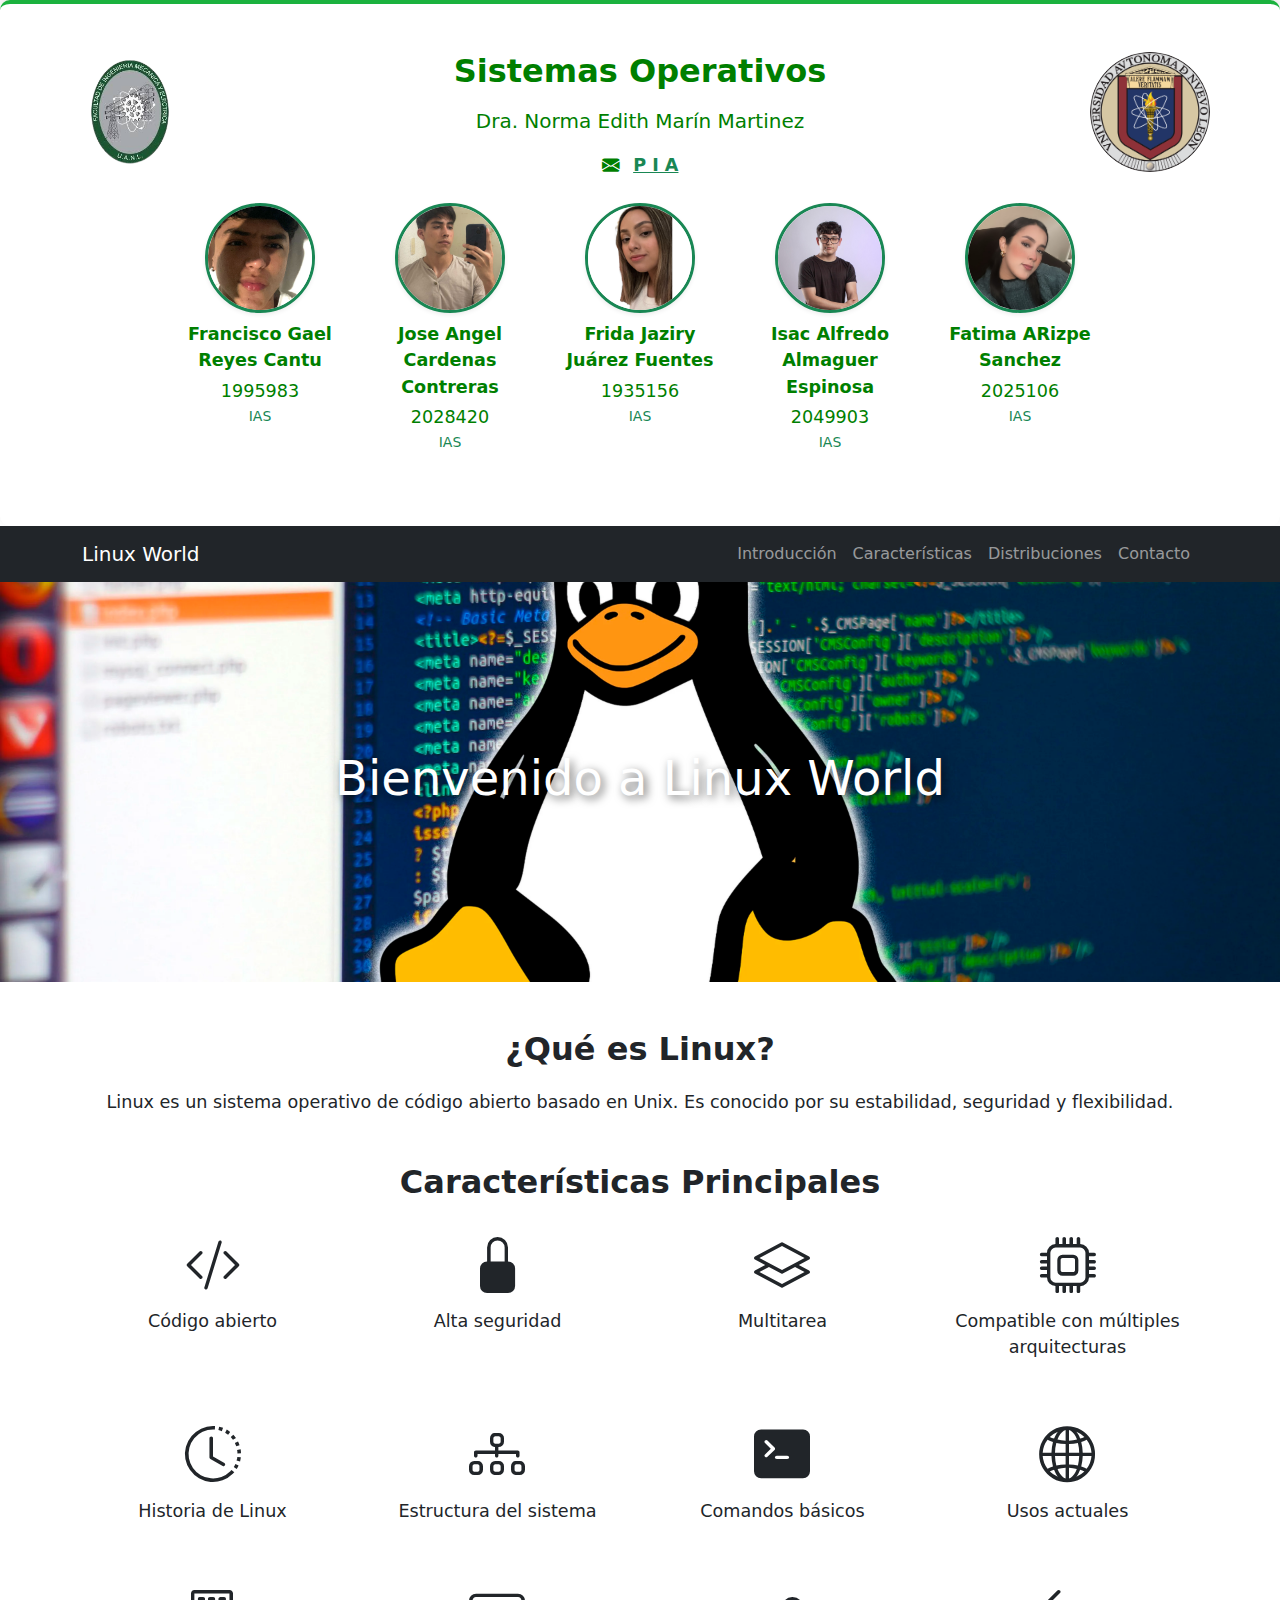
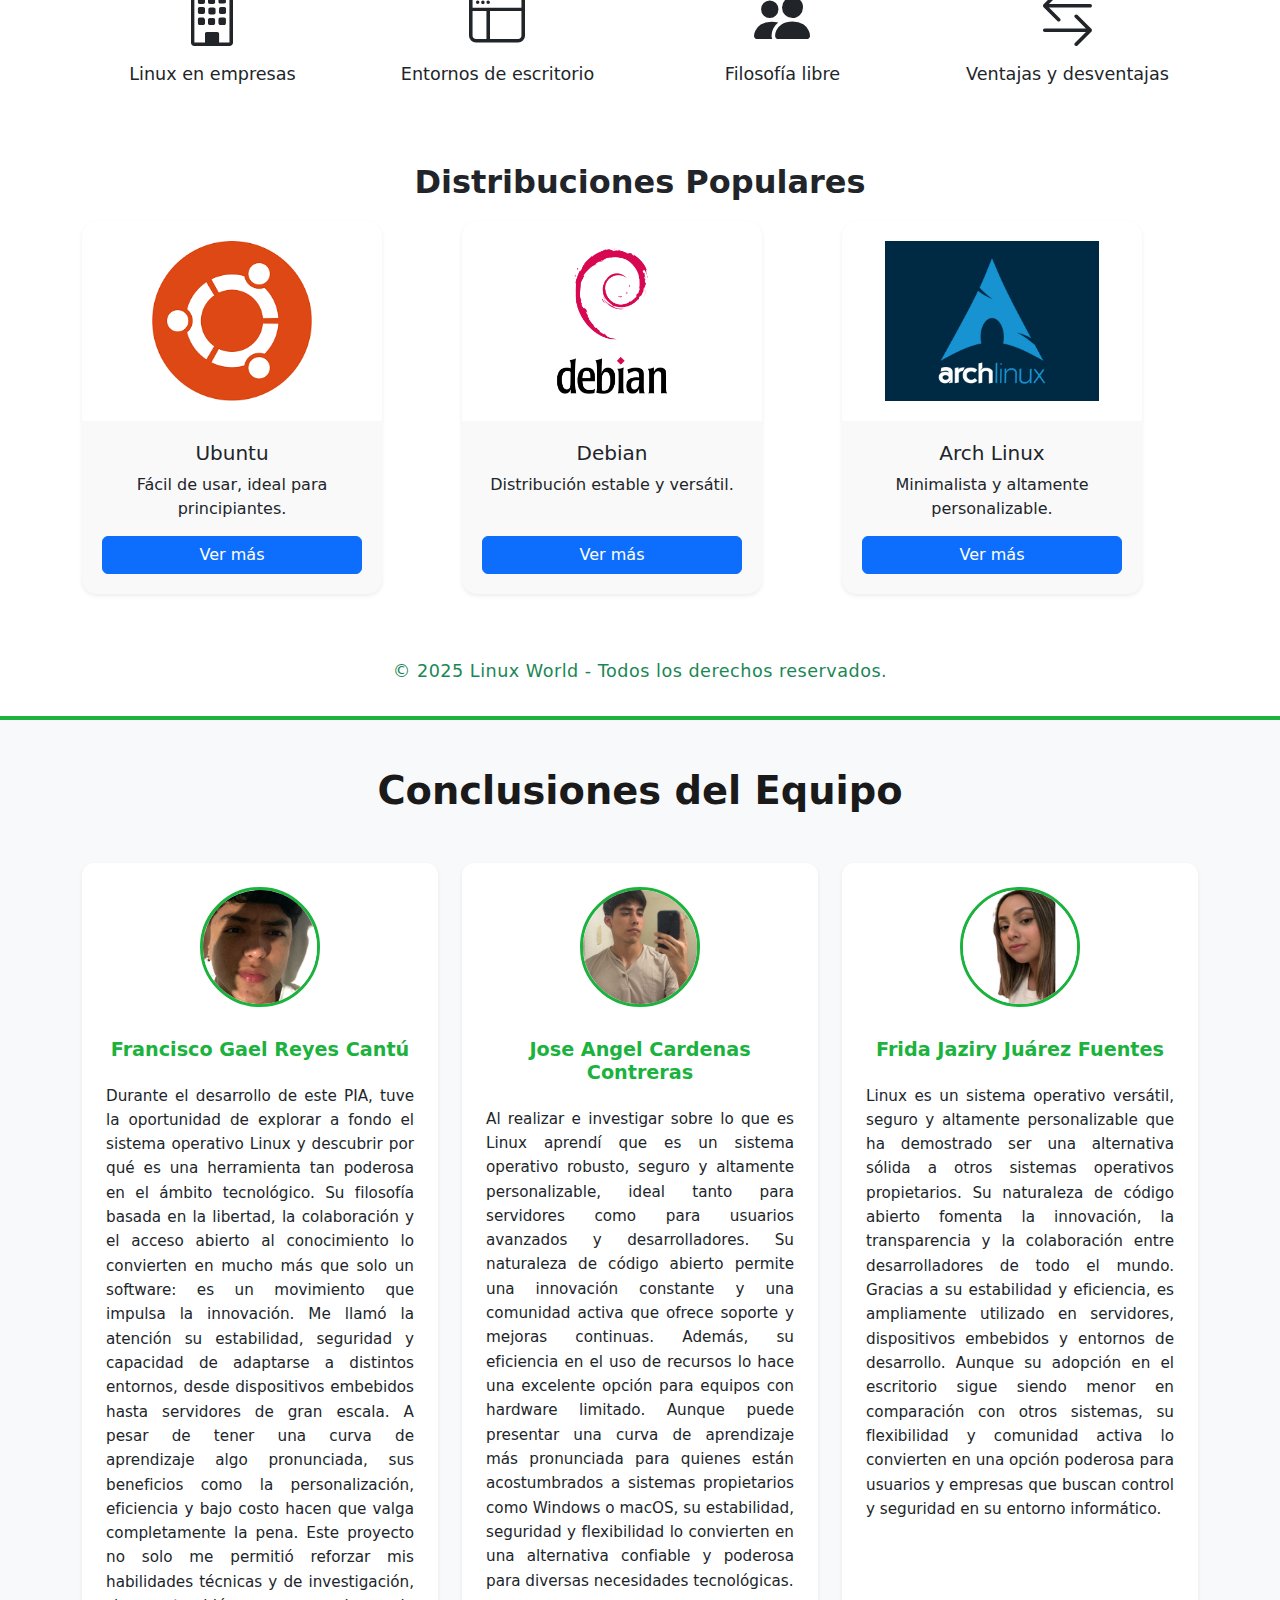
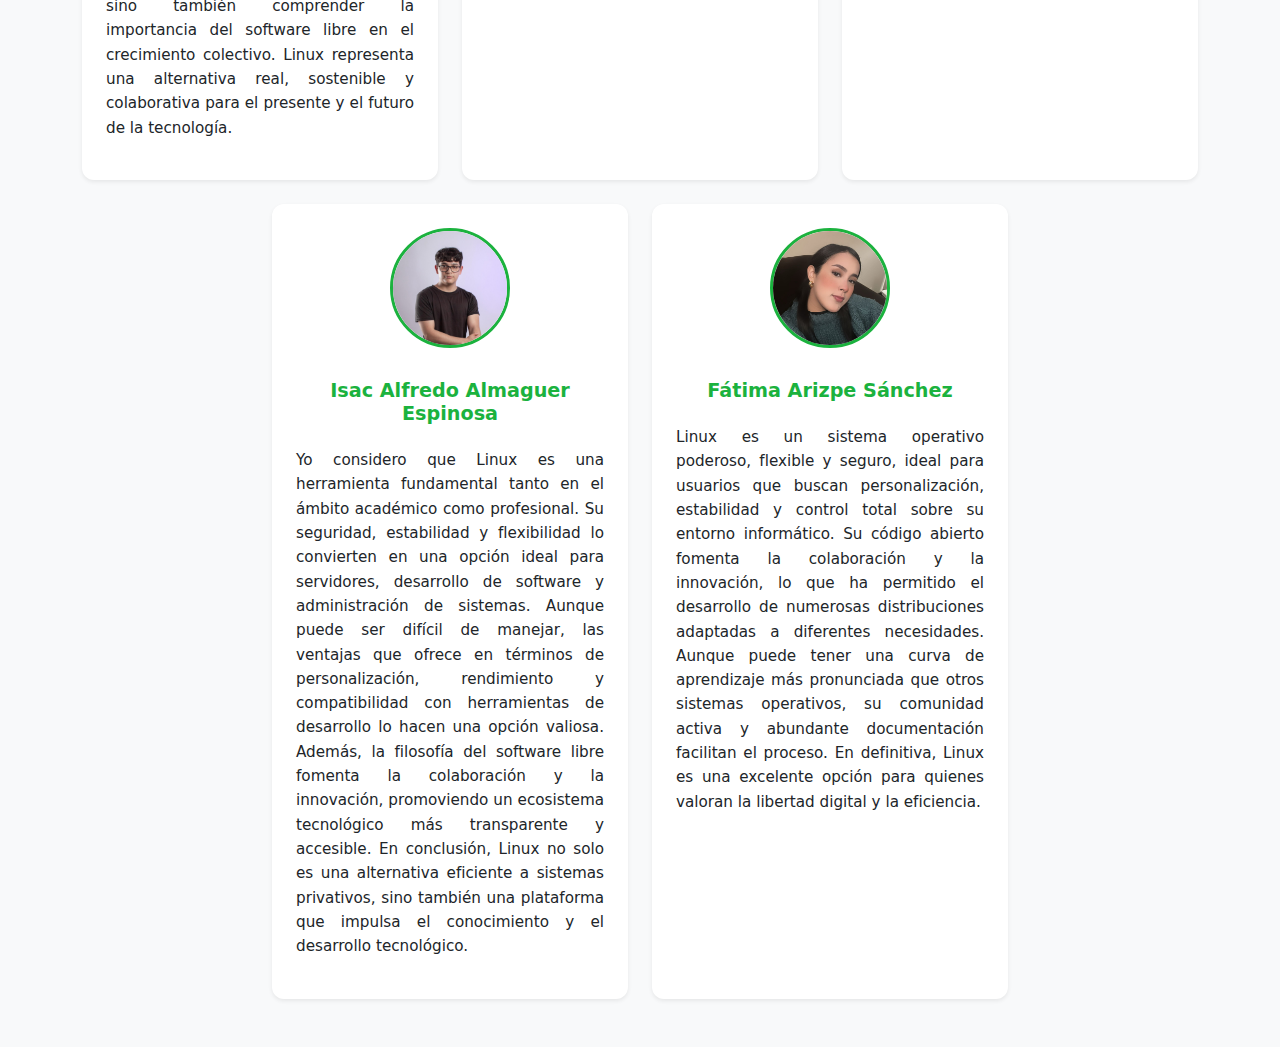
<file: INDEX.html>
<!DOCTYPE html>
<html lang="es">
<head>
    <meta charset="UTF-8">
    <meta name="viewport" content="width=device-width, initial-scale=1">
    <title>Linux World</title>
    <!-- Bootstrap 5 -->
    <link href="https://cdn.jsdelivr.net/npm/bootstrap@5.3.2/dist/css/bootstrap.min.css" rel="stylesheet">
    <!-- Iconos de Bootstrap -->
    <link rel="stylesheet" href="https://cdn.jsdelivr.net/npm/bootstrap-icons/font/bootstrap-icons.css">
    <link rel="stylesheet" href="Estilo.css">
    
</head>
<body>
    <!-- Sección de Contacto -->
    <section id="contacto" class="bg-white text-success text-center py-5" style="border-top: 4px solid #1bb23e; box-shadow: 0 -5px 10px rgba(0, 0, 0, 0.1);">
      <div class="container position-relative">
        <div class="position-absolute top-0 start-0">
          <img src="imagenes/fimelogo.png" alt="Logo FIME" style="height: 120px; border: none;">
        </div>
        <div class="position-absolute top-0 end-0">
          <img src="imagenes/uanllogo.png" alt="Logo UANL" style="height: 120px; border: none;">
        </div>
        <h2 class="fw-bold mb-3">Sistemas Operativos</h2>
        <p class="lead">Dra. Norma Edith Marín Martinez</p>
        <p>
          <i class="bi bi-envelope-fill me-2"></i>
          <a href="mailto:info@linuxworld.com" class="text-success fw-semibold">P I A </a>
        </p>
        <div class="row justify-content-center mt-4">
          <div class="col-6 col-sm-4 col-md-2 mb-4">
            <img src="imagenes/Gaelfoto.jpeg" alt="Francisco Gael" class="img-fluid rounded-circle border border-3 border-success shadow-sm mb-2" style="width: 110px; height: 110px; object-fit: cover;">
            <p class="fw-semibold mb-1">Francisco Gael Reyes Cantu</p>
            <p class="mb-0">1995983</p>
            <small>IAS</small>
          </div>
          <div class="col-6 col-sm-4 col-md-2 mb-4">
            <img src="imagenes/Angelfoto.jpeg" alt="Jose Angel" class="img-fluid rounded-circle border border-3 border-success shadow-sm mb-2" style="width: 110px; height: 110px; object-fit: cover;">
            <p class="fw-semibold mb-1">Jose Angel Cardenas Contreras</p>
            <p class="mb-0">2028420</p>
            <small>IAS</small>
          </div>
          <div class="col-6 col-sm-4 col-md-2 mb-4">
            <img src="imagenes/fridafoto.jpeg" alt="Frida Jaziry" class="img-fluid rounded-circle border border-3 border-success shadow-sm mb-2" style="width: 110px; height: 110px; object-fit: cover;">
            <p class="fw-semibold mb-1">Frida Jaziry Juárez Fuentes</p>
            <p class="mb-0">1935156</p>
            <small>IAS</small>
          </div>
          <div class="col-6 col-sm-4 col-md-2 mb-4">
            <img src="imagenes/isacfoto.jpeg" alt="Isac Alfredo" class="img-fluid rounded-circle border border-3 border-success shadow-sm mb-2" style="width: 110px; height: 110px; object-fit: cover;">
            <p class="fw-semibold mb-1">Isac Alfredo Almaguer Espinosa</p>
            <p class="mb-0">2049903</p>
            <small>IAS</small>
          </div>
          <div class="col-6 col-sm-4 col-md-2 mb-4">
            <img src="imagenes/fatifoto.jpeg" alt="Fatima ARizpe" class="img-fluid rounded-circle border border-3 border-success shadow-sm mb-2" style="width: 110px; height: 110px; object-fit: cover;">
            <p class="fw-semibold mb-1">Fatima ARizpe Sanchez</p>
            <p class="mb-0">2025106</p>
            <small>IAS</small>
          </div>
        </div>
      </div>
    </section>

    <!-- Navbar -->
    <nav class="navbar navbar-expand-lg navbar-dark bg-dark">
        <div class="container">
            <a class="navbar-brand" href="#">Linux World</a>
            <button class="navbar-toggler" type="button" data-bs-toggle="collapse" data-bs-target="#navbarNav">
                <span class="navbar-toggler-icon"></span>
            </button>
            <div class="collapse navbar-collapse" id="navbarNav">
                <ul class="navbar-nav ms-auto">
                    <li class="nav-item"><a class="nav-link" href="#introduccion">Introducción</a></li>
                    <li class="nav-item"><a class="nav-link" href="#caracteristicas">Características</a></li>
                    <li class="nav-item"><a class="nav-link" href="#distribuciones">Distribuciones</a></li>
                    <li class="nav-item"><a class="nav-link" href="#contacto">Contacto</a></li>
                </ul>
            </div>
        </div>
    </nav>

    <!-- Hero Section -->
    <header class="hero">
        <h1 class="display-4 text-center">Bienvenido a Linux World</h1>
    </header>

    <!-- Contenido Principal -->
    <div class="container my-5">
        <section id="introduccion" class="mb-5">
            <h2 class="text-center">¿Qué es Linux?</h2>
            <p class="text-center">Linux es un sistema operativo de código abierto basado en Unix. Es conocido por su estabilidad, seguridad y flexibilidad.</p>
        </section>

        <section id="caracteristicas" class="mb-5">
            <h2 class="text-center">Características Principales</h2>
            <div class="row text-center">
                <div class="col-md-3">
                    <a href="codigo-abierto.html" class="btn btn-link text-dark text-decoration-none btn-hover">
                        <i class="bi bi-code-slash display-4"></i>
                        <p class="mt-2">Código abierto</p>
                    </a>
                </div>
                <div class="col-md-3">
                    <a href="seguridad.html" class="btn btn-link text-dark text-decoration-none btn-hover">
                        <i class="bi bi-lock-fill display-4"></i>
                        <p class="mt-2">Alta seguridad</p>
                    </a>
                </div>
                <div class="col-md-3">
                    <a href="multitarea.html" class="btn btn-link text-dark text-decoration-none btn-hover">
                        <i class="bi bi-layers display-4"></i>
                        <p class="mt-2">Multitarea</p>
                    </a>
                </div>
                <div class="col-md-3">
                    <a href="Compatibilidad.html" class="btn btn-link text-dark text-decoration-none btn-hover">
                        <i class="bi bi-cpu display-4"></i>
                        <p class="mt-2">Compatible con múltiples arquitecturas</p>
                    </a>
                </div>
                <div class="col-md-3 mt-4">
                    <a href="historia.html" class="btn btn-link text-dark text-decoration-none btn-hover">
                        <i class="bi bi-clock-history display-4"></i>
                        <p class="mt-2">Historia de Linux</p>
                    </a>
                </div>
                <div class="col-md-3 mt-4">
                    <a href="estructura.html" class="btn btn-link text-dark text-decoration-none btn-hover">
                        <i class="bi bi-diagram-3 display-4"></i>
                        <p class="mt-2">Estructura del sistema</p>
                    </a>
                </div>
                <div class="col-md-3 mt-4">
                    <a href="comandos.html" class="btn btn-link text-dark text-decoration-none btn-hover">
                        <i class="bi bi-terminal-fill display-4"></i>
                        <p class="mt-2">Comandos básicos</p>
                    </a>
                </div>
                <div class="col-md-3 mt-4">
                    <a href="usos.html" class="btn btn-link text-dark text-decoration-none btn-hover">
                        <i class="bi bi-globe2 display-4"></i>
                        <p class="mt-2">Usos actuales</p>
                    </a>
                </div>
                <div class="col-md-3 mt-4">
                    <a href="empresas.html" class="btn btn-link text-dark text-decoration-none btn-hover">
                        <i class="bi bi-building display-4"></i>
                        <p class="mt-2">Linux en empresas</p>
                    </a>
                </div>
                <div class="col-md-3 mt-4">
                    <a href="entornos.html" class="btn btn-link text-dark text-decoration-none btn-hover">
                        <i class="bi bi-window-sidebar display-4"></i>
                        <p class="mt-2">Entornos de escritorio</p>
                    </a>
                </div>
                <div class="col-md-3 mt-4">
                    <a href="filosofia.html" class="btn btn-link text-dark text-decoration-none btn-hover">
                        <i class="bi bi-people-fill display-4"></i>
                        <p class="mt-2">Filosofía libre</p>
                    </a>
                </div>
                <div class="col-md-3 mt-4">
                    <a href="ventajas.html" class="btn btn-link text-dark text-decoration-none btn-hover">
                        <i class="bi bi-arrow-left-right display-4"></i>
                        <p class="mt-2">Ventajas y desventajas</p>
                    </a>
                </div>
            </div>
        </section>

        <section id="distribuciones" class="mb-5">
            <h2 class="text-center">Distribuciones Populares</h2>
            <div class="row">
                <div class="col-md-4">
                    <div class="card distro-card h-100 text-center shadow-sm border-0">
                        <img src="imagenes/UBUNTU.png" class="card-img-top distro-img" alt="Ubuntu">
                        <div class="card-body">
                            <h5 class="card-title">Ubuntu</h5>
                            <p class="card-text">Fácil de usar, ideal para principiantes.</p>
                            <a href="https://ubuntu.com/" class="btn btn-primary" target="_blank">Ver más</a>
                        </div>
                    </div>
                </div>
                <div class="col-md-4">
                    <div class="card distro-card h-100 text-center shadow-sm border-0">
                        <img src="imagenes/debianlogo.png" class="card-img-top distro-img" alt="Debian">
                        <div class="card-body">
                            <h5 class="card-title">Debian</h5>
                            <p class="card-text">Distribución estable y versátil.</p>
                            <a href="https://www.debian.org/" class="btn btn-primary" target="_blank">Ver más</a>
                        </div>
                    </div>
                </div>
                <div class="col-md-4">
                    <div class="card distro-card h-100 text-center shadow-sm border-0">
                        <img src="imagenes/archlinux.jpg" class="card-img-top distro-img" alt="Arch Linux">
                        <div class="card-body">
                            <h5 class="card-title">Arch Linux</h5>
                            <p class="card-text">Minimalista y altamente personalizable.</p>
                            <a href="https://archlinux.org/" class="btn btn-primary" target="_blank">Ver más</a>
                        </div>
                    </div>
                </div>
            </div>
        </section>
    </div>

    <!-- Footer -->
    <footer class="bg-white text-success text-center py-3">
        <p>&copy; 2025 Linux World - Todos los derechos reservados.</p>
    </footer>

    <!-- Bootstrap JS -->
</script>
<!-- Sección de Conclusiones -->
<section id="conclusiones" class="bg-light text-dark py-5" style="border-top: 4px solid #1bb23e;">
    <div class="container">
      <h2 class="text-center fw-bold mb-5">Conclusiones del Equipo</h2>
      <div class="row g-4 justify-content-center">
  
        <!-- Gael -->
        <div class="col-md-6 col-lg-4">
          <div class="card h-100 text-center p-4 shadow-sm border-0">
            <img src="imagenes/Gaelfoto.jpeg" alt="Gael" class="rounded-circle mx-auto mb-3" style="width:120px;height:120px;object-fit:cover;">
            <h5 class="fw-semibold">Francisco Gael Reyes Cantú</h5>
            <p class="text-justify">Durante el desarrollo de este PIA, tuve la oportunidad de explorar a fondo el sistema operativo Linux y descubrir por qué es una herramienta tan poderosa en el ámbito tecnológico. Su filosofía basada en la libertad, la colaboración y el acceso abierto al conocimiento lo convierten en mucho más que solo un software: es un movimiento que impulsa la innovación. Me llamó la atención su estabilidad, seguridad y capacidad de adaptarse a distintos entornos, desde dispositivos embebidos hasta servidores de gran escala. A pesar de tener una curva de aprendizaje algo pronunciada, sus beneficios como la personalización, eficiencia y bajo costo hacen que valga completamente la pena. Este proyecto no solo me permitió reforzar mis habilidades técnicas y de investigación, sino también comprender la importancia del software libre en el crecimiento colectivo. Linux representa una alternativa real, sostenible y colaborativa para el presente y el futuro de la tecnología.</p>
          </div>
        </div>
  
        <!-- Angel -->
        <div class="col-md-6 col-lg-4">
          <div class="card h-100 text-center p-4 shadow-sm border-0">
            <img src="imagenes/Angelfoto.jpeg" alt="Angel" class="rounded-circle mx-auto mb-3" style="width:120px;height:120px;object-fit:cover;">
            <h5 class="fw-semibold">Jose Angel Cardenas Contreras</h5>
            <p class="text-justify">Al realizar e investigar sobre lo que es Linux aprendí que es un sistema operativo robusto, seguro y altamente personalizable, ideal tanto para servidores como para usuarios avanzados y desarrolladores. Su naturaleza de código abierto permite una innovación constante y una comunidad activa que ofrece soporte y mejoras continuas. Además, su eficiencia en el uso de recursos lo hace una excelente opción para equipos con hardware limitado. Aunque puede presentar una curva de aprendizaje más pronunciada para quienes están acostumbrados a sistemas propietarios como Windows o macOS, su estabilidad, seguridad y flexibilidad lo convierten en una alternativa confiable y poderosa para diversas necesidades tecnológicas.</p>
          </div>
        </div>
  
        <!-- Frida -->
        <div class="col-md-6 col-lg-4">
          <div class="card h-100 text-center p-4 shadow-sm border-0">
            <img src="imagenes/fridafoto.jpeg" alt="Frida" class="rounded-circle mx-auto mb-3" style="width:120px;height:120px;object-fit:cover;">
            <h5 class="fw-semibold">Frida Jaziry Juárez Fuentes</h5>
            <p class="text-justify">Linux es un sistema operativo versátil, seguro y altamente personalizable que ha demostrado ser una alternativa sólida a otros sistemas operativos propietarios. Su naturaleza de código abierto fomenta la innovación, la transparencia y la colaboración entre desarrolladores de todo el mundo. Gracias a su estabilidad y eficiencia, es ampliamente utilizado en servidores, dispositivos embebidos y entornos de desarrollo. Aunque su adopción en el escritorio sigue siendo menor en comparación con otros sistemas, su flexibilidad y comunidad activa lo convierten en una opción poderosa para usuarios y empresas que buscan control y seguridad en su entorno informático.</p>
          </div>
        </div>
  
        <!-- Isac -->
        <div class="col-md-6 col-lg-4">
          <div class="card h-100 text-center p-4 shadow-sm border-0">
            <img src="imagenes/isacfoto.jpeg" alt="Isac" class="rounded-circle mx-auto mb-3" style="width:120px;height:120px;object-fit:cover;">
            <h5 class="fw-semibold">Isac Alfredo Almaguer Espinosa</h5>
            <p class="text-justify">Yo considero que Linux es una herramienta fundamental tanto en el ámbito académico como profesional. Su seguridad, estabilidad y flexibilidad lo convierten en una opción ideal para servidores, desarrollo de software y administración de sistemas. Aunque puede ser difícil de manejar, las ventajas que ofrece en términos de personalización, rendimiento y compatibilidad con herramientas de desarrollo lo hacen una opción valiosa. Además, la filosofía del software libre fomenta la colaboración y la innovación, promoviendo un ecosistema tecnológico más transparente y accesible. En conclusión, Linux no solo es una alternativa eficiente a sistemas privativos, sino también una plataforma que impulsa el conocimiento y el desarrollo tecnológico.</p>
          </div>
        </div>
  
        <!-- Fátima -->
        <div class="col-md-6 col-lg-4">
          <div class="card h-100 text-center p-4 shadow-sm border-0">
            <img src="imagenes/fatifoto.jpeg" alt="Fatima" class="rounded-circle mx-auto mb-3" style="width:120px;height:120px;object-fit:cover;">
            <h5 class="fw-semibold">Fátima Arizpe Sánchez</h5>
            <p class="text-justify">Linux es un sistema operativo poderoso, flexible y seguro, ideal para usuarios que buscan personalización, estabilidad y control total sobre su entorno informático. Su código abierto fomenta la colaboración y la innovación, lo que ha permitido el desarrollo de numerosas distribuciones adaptadas a diferentes necesidades. Aunque puede tener una curva de aprendizaje más pronunciada que otros sistemas operativos, su comunidad activa y abundante documentación facilitan el proceso. En definitiva, Linux es una excelente opción para quienes valoran la libertad digital y la eficiencia.</p>
          </div>
        </div>
  
      </div>
    </div>
  </section>
</file>
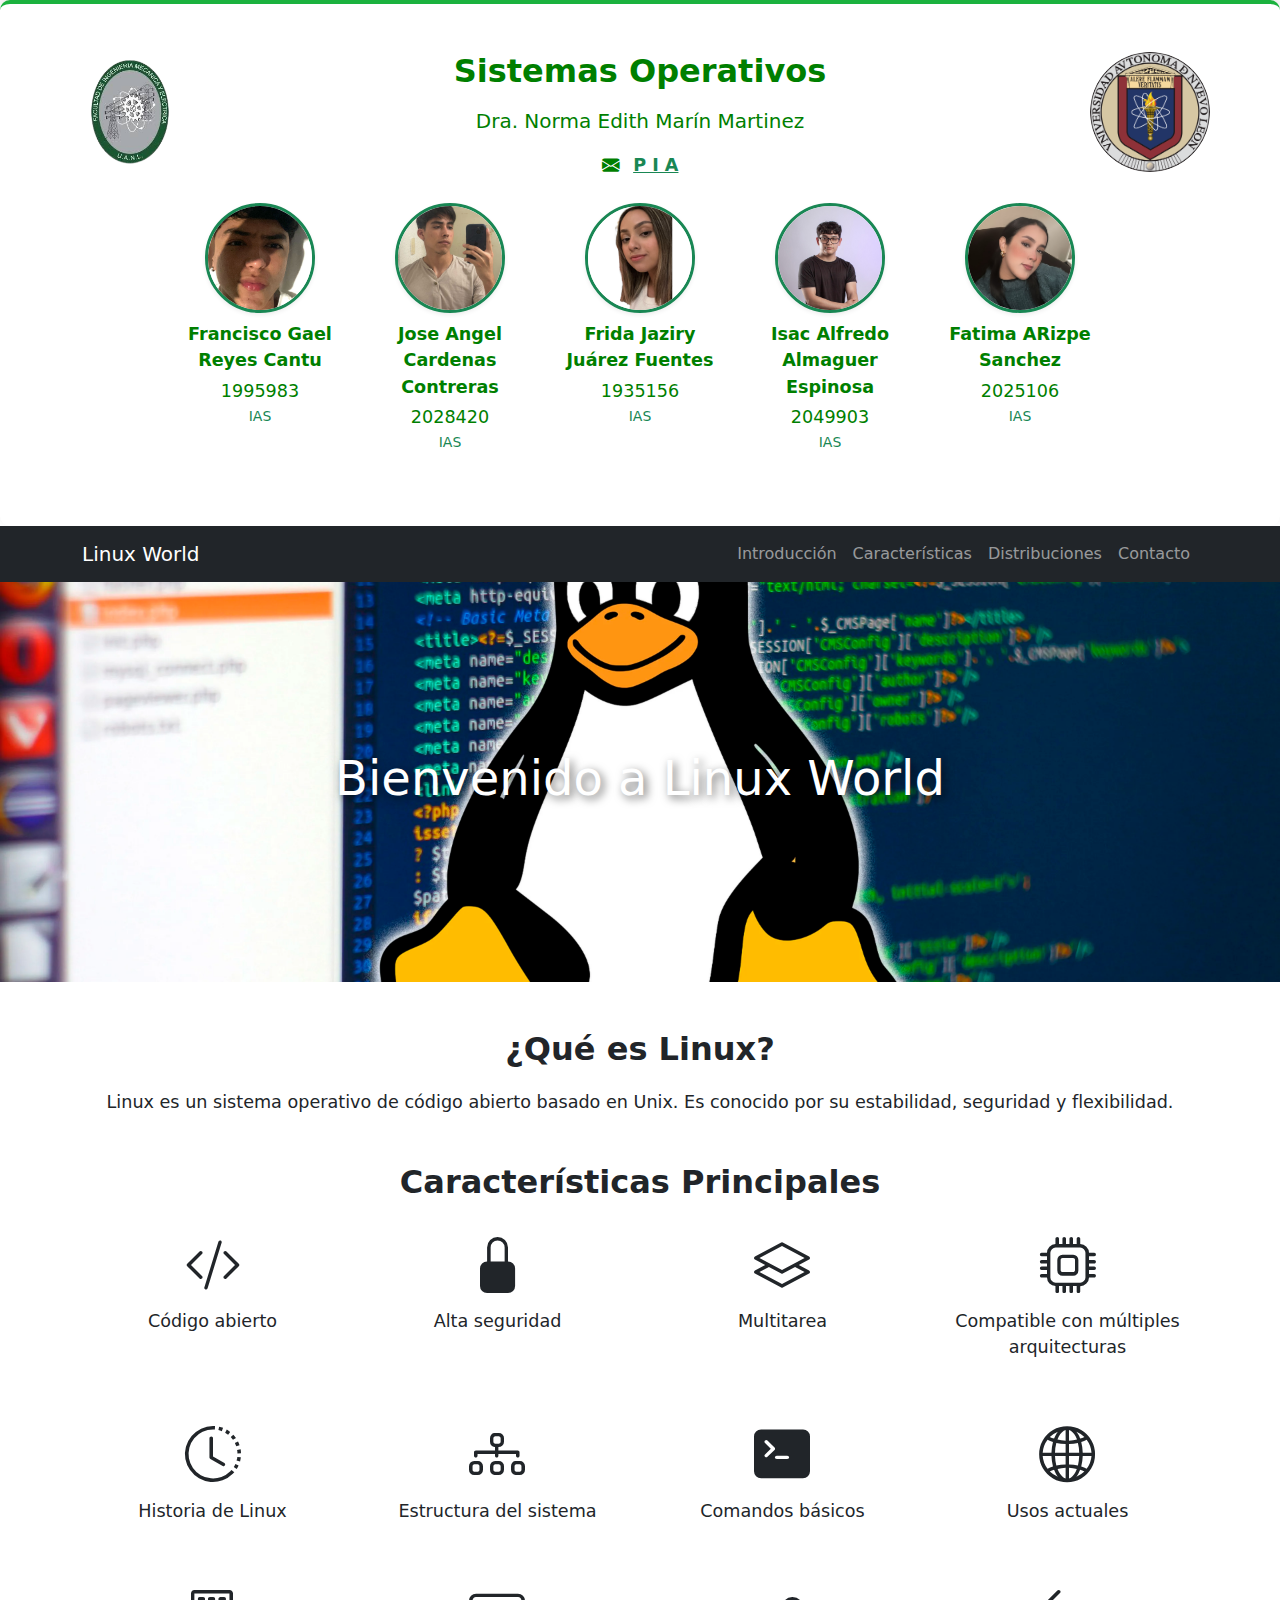
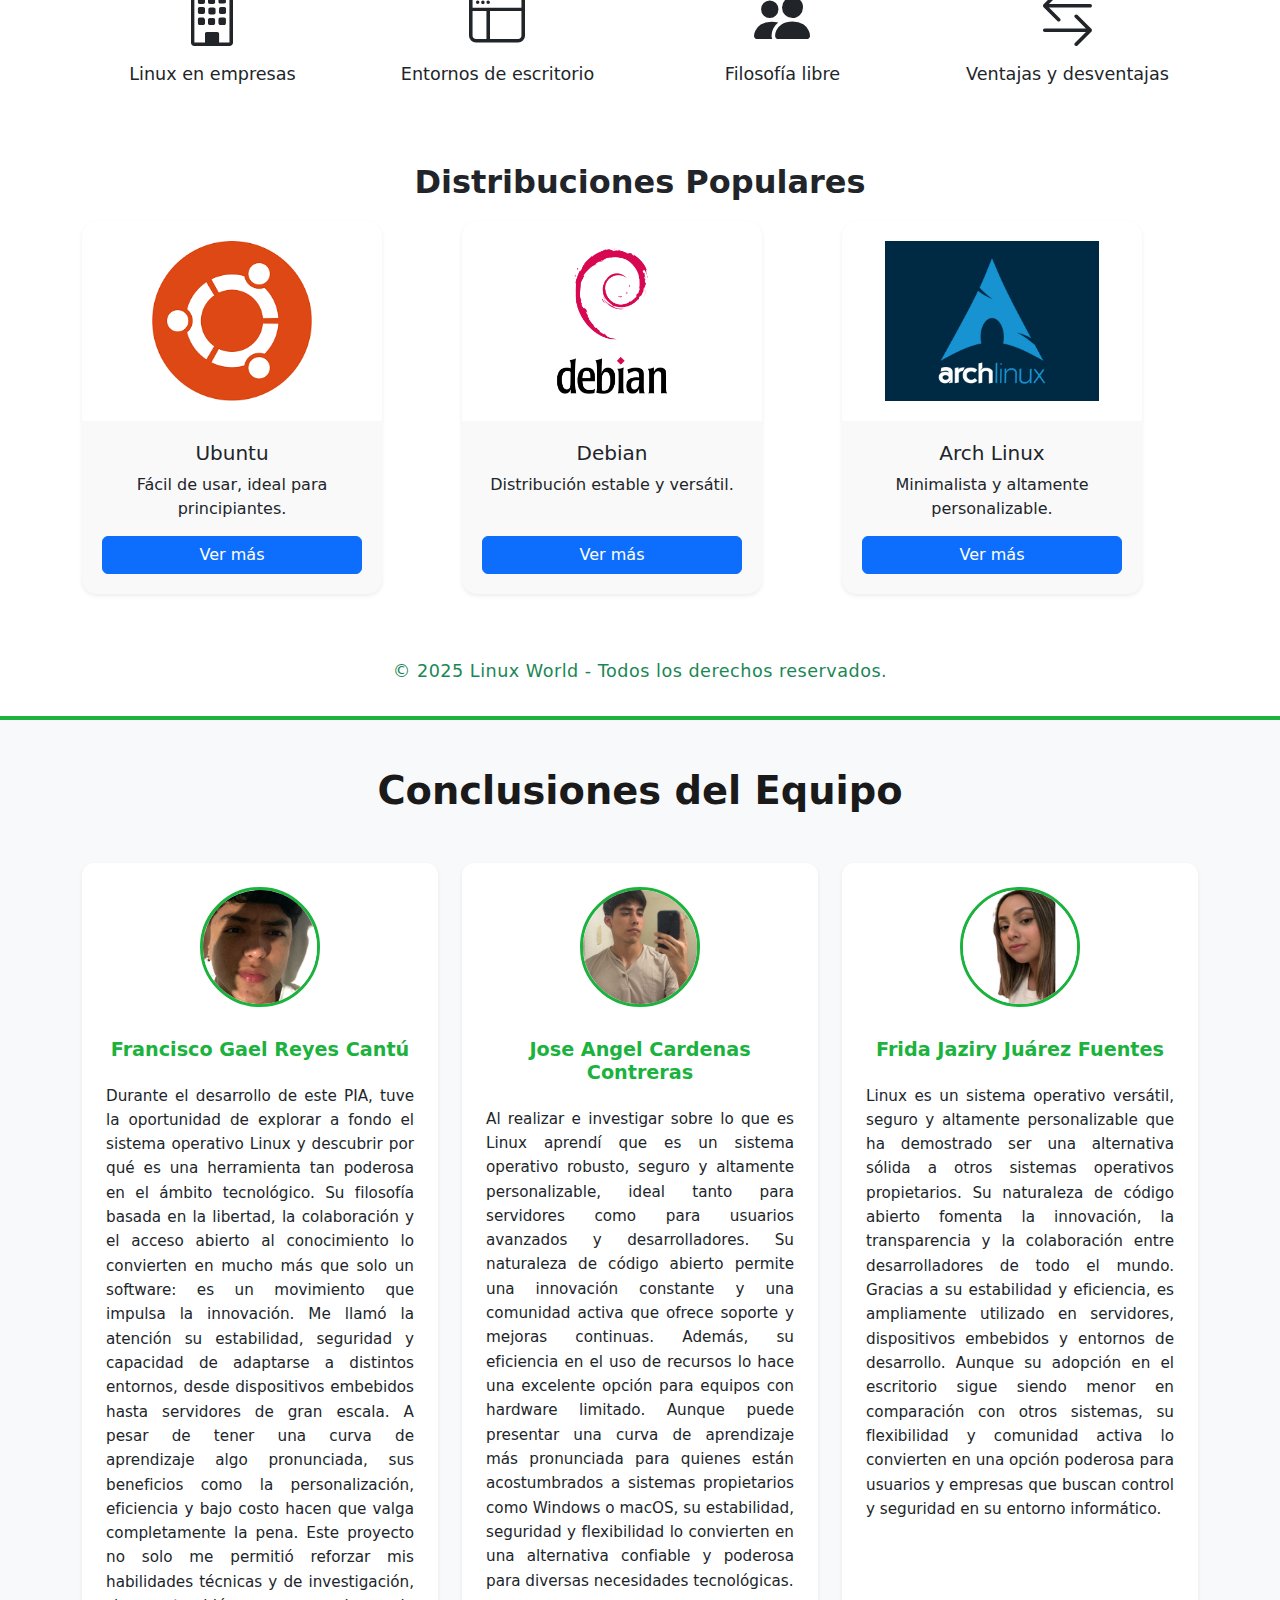
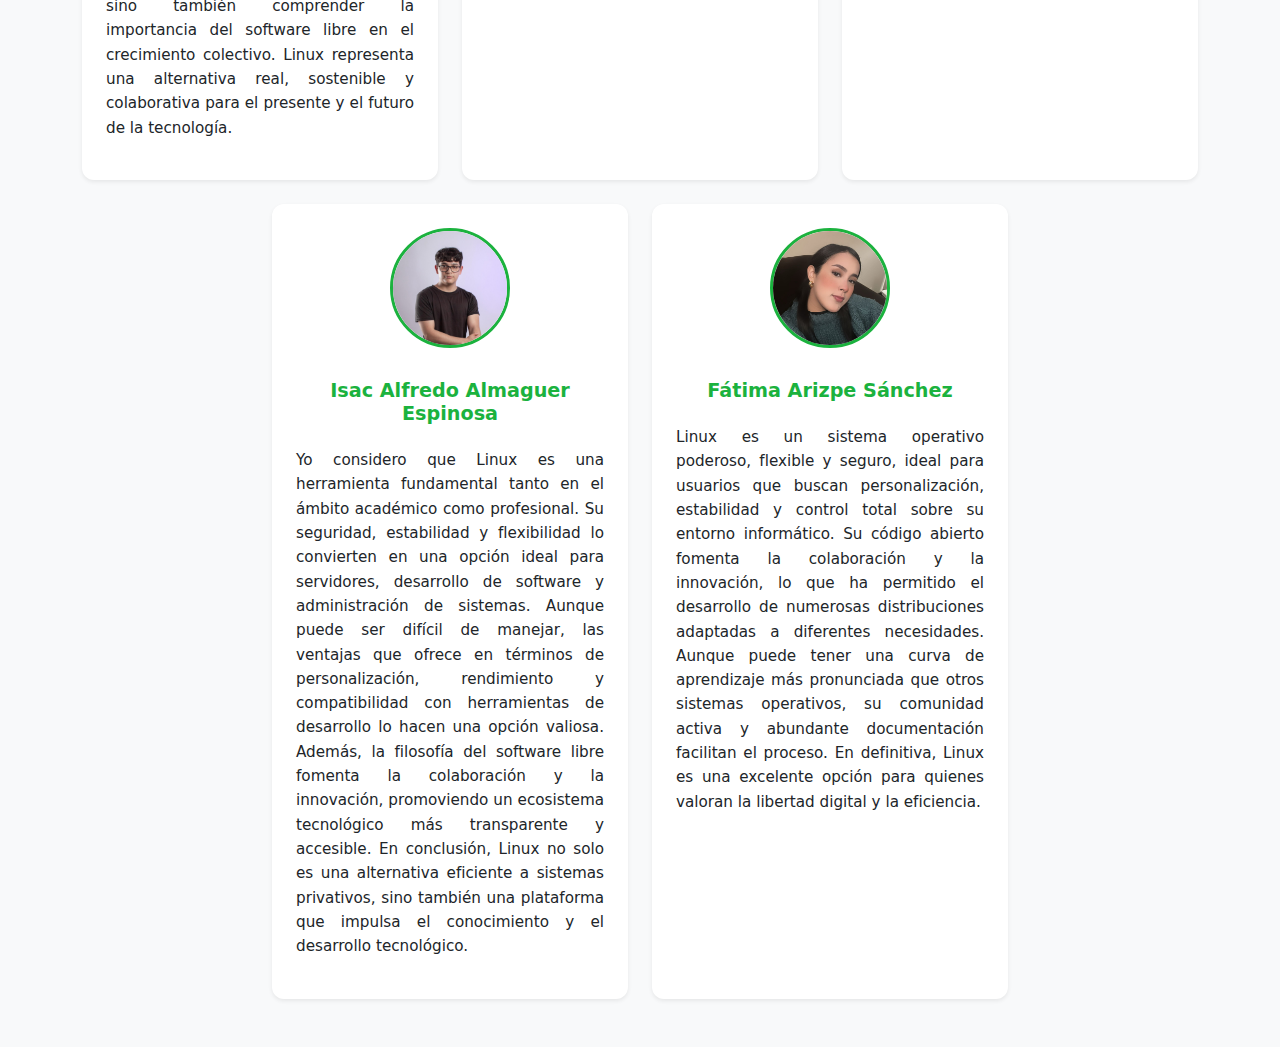
<file: index.html>
<!DOCTYPE html>
<html lang="es">
<head>
    <meta charset="UTF-8">
    <meta name="viewport" content="width=device-width, initial-scale=1">
    <title>Linux World</title>
    <!-- Bootstrap 5 -->
    <link href="https://cdn.jsdelivr.net/npm/bootstrap@5.3.2/dist/css/bootstrap.min.css" rel="stylesheet">
    <!-- Iconos de Bootstrap -->
    <link rel="stylesheet" href="https://cdn.jsdelivr.net/npm/bootstrap-icons/font/bootstrap-icons.css">
    <link rel="stylesheet" href="Estilo.css">
    
</head>
<body>
    <!-- Sección de Contacto -->
    <section id="contacto" class="bg-white text-success text-center py-5" style="border-top: 4px solid #1bb23e; box-shadow: 0 -5px 10px rgba(0, 0, 0, 0.1);">
      <div class="container position-relative">
        <div class="position-absolute top-0 start-0">
          <img src="imagenes/fimelogo.png" alt="Logo FIME" style="height: 120px; border: none;">
        </div>
        <div class="position-absolute top-0 end-0">
          <img src="imagenes/uanllogo.png" alt="Logo UANL" style="height: 120px; border: none;">
        </div>
        <h2 class="fw-bold mb-3">Sistemas Operativos</h2>
        <p class="lead">Dra. Norma Edith Marín Martinez</p>
        <p>
          <i class="bi bi-envelope-fill me-2"></i>
          <a href="mailto:info@linuxworld.com" class="text-success fw-semibold">P I A </a>
        </p>
        <div class="row justify-content-center mt-4">
          <div class="col-6 col-sm-4 col-md-2 mb-4">
            <img src="imagenes/Gaelfoto.jpeg" alt="Francisco Gael" class="img-fluid rounded-circle border border-3 border-success shadow-sm mb-2" style="width: 110px; height: 110px; object-fit: cover;">
            <p class="fw-semibold mb-1">Francisco Gael Reyes Cantu</p>
            <p class="mb-0">1995983</p>
            <small>IAS</small>
          </div>
          <div class="col-6 col-sm-4 col-md-2 mb-4">
            <img src="imagenes/Angelfoto.jpeg" alt="Jose Angel" class="img-fluid rounded-circle border border-3 border-success shadow-sm mb-2" style="width: 110px; height: 110px; object-fit: cover;">
            <p class="fw-semibold mb-1">Jose Angel Cardenas Contreras</p>
            <p class="mb-0">2028420</p>
            <small>IAS</small>
          </div>
          <div class="col-6 col-sm-4 col-md-2 mb-4">
            <img src="imagenes/fridafoto.jpeg" alt="Frida Jaziry" class="img-fluid rounded-circle border border-3 border-success shadow-sm mb-2" style="width: 110px; height: 110px; object-fit: cover;">
            <p class="fw-semibold mb-1">Frida Jaziry Juárez Fuentes</p>
            <p class="mb-0">1935156</p>
            <small>IAS</small>
          </div>
          <div class="col-6 col-sm-4 col-md-2 mb-4">
            <img src="imagenes/isacfoto.jpeg" alt="Isac Alfredo" class="img-fluid rounded-circle border border-3 border-success shadow-sm mb-2" style="width: 110px; height: 110px; object-fit: cover;">
            <p class="fw-semibold mb-1">Isac Alfredo Almaguer Espinosa</p>
            <p class="mb-0">2049903</p>
            <small>IAS</small>
          </div>
          <div class="col-6 col-sm-4 col-md-2 mb-4">
            <img src="imagenes/fatifoto.jpeg" alt="Fatima ARizpe" class="img-fluid rounded-circle border border-3 border-success shadow-sm mb-2" style="width: 110px; height: 110px; object-fit: cover;">
            <p class="fw-semibold mb-1">Fatima ARizpe Sanchez</p>
            <p class="mb-0">2025106</p>
            <small>IAS</small>
          </div>
        </div>
      </div>
    </section>

    <!-- Navbar -->
    <nav class="navbar navbar-expand-lg navbar-dark bg-dark">
        <div class="container">
            <a class="navbar-brand" href="#">Linux World</a>
            <button class="navbar-toggler" type="button" data-bs-toggle="collapse" data-bs-target="#navbarNav">
                <span class="navbar-toggler-icon"></span>
            </button>
            <div class="collapse navbar-collapse" id="navbarNav">
                <ul class="navbar-nav ms-auto">
                    <li class="nav-item"><a class="nav-link" href="#introduccion">Introducción</a></li>
                    <li class="nav-item"><a class="nav-link" href="#caracteristicas">Características</a></li>
                    <li class="nav-item"><a class="nav-link" href="#distribuciones">Distribuciones</a></li>
                    <li class="nav-item"><a class="nav-link" href="#contacto">Contacto</a></li>
                </ul>
            </div>
        </div>
    </nav>

    <!-- Hero Section -->
    <header class="hero">
        <h1 class="display-4 text-center">Bienvenido a Linux World</h1>
    </header>

    <!-- Contenido Principal -->
    <div class="container my-5">
        <section id="introduccion" class="mb-5">
            <h2 class="text-center">¿Qué es Linux?</h2>
            <p class="text-center">Linux es un sistema operativo de código abierto basado en Unix. Es conocido por su estabilidad, seguridad y flexibilidad.</p>
        </section>

        <section id="caracteristicas" class="mb-5">
            <h2 class="text-center">Características Principales</h2>
            <div class="row text-center">
                <div class="col-md-3">
                    <a href="codigo-abierto.html" class="btn btn-link text-dark text-decoration-none btn-hover">
                        <i class="bi bi-code-slash display-4"></i>
                        <p class="mt-2">Código abierto</p>
                    </a>
                </div>
                <div class="col-md-3">
                    <a href="seguridad.html" class="btn btn-link text-dark text-decoration-none btn-hover">
                        <i class="bi bi-lock-fill display-4"></i>
                        <p class="mt-2">Alta seguridad</p>
                    </a>
                </div>
                <div class="col-md-3">
                    <a href="multitarea.html" class="btn btn-link text-dark text-decoration-none btn-hover">
                        <i class="bi bi-layers display-4"></i>
                        <p class="mt-2">Multitarea</p>
                    </a>
                </div>
                <div class="col-md-3">
                    <a href="Compatibilidad.html" class="btn btn-link text-dark text-decoration-none btn-hover">
                        <i class="bi bi-cpu display-4"></i>
                        <p class="mt-2">Compatible con múltiples arquitecturas</p>
                    </a>
                </div>
                <div class="col-md-3 mt-4">
                    <a href="historia.html" class="btn btn-link text-dark text-decoration-none btn-hover">
                        <i class="bi bi-clock-history display-4"></i>
                        <p class="mt-2">Historia de Linux</p>
                    </a>
                </div>
                <div class="col-md-3 mt-4">
                    <a href="estructura.html" class="btn btn-link text-dark text-decoration-none btn-hover">
                        <i class="bi bi-diagram-3 display-4"></i>
                        <p class="mt-2">Estructura del sistema</p>
                    </a>
                </div>
                <div class="col-md-3 mt-4">
                    <a href="comandos.html" class="btn btn-link text-dark text-decoration-none btn-hover">
                        <i class="bi bi-terminal-fill display-4"></i>
                        <p class="mt-2">Comandos básicos</p>
                    </a>
                </div>
                <div class="col-md-3 mt-4">
                    <a href="usos.html" class="btn btn-link text-dark text-decoration-none btn-hover">
                        <i class="bi bi-globe2 display-4"></i>
                        <p class="mt-2">Usos actuales</p>
                    </a>
                </div>
                <div class="col-md-3 mt-4">
                    <a href="empresas.html" class="btn btn-link text-dark text-decoration-none btn-hover">
                        <i class="bi bi-building display-4"></i>
                        <p class="mt-2">Linux en empresas</p>
                    </a>
                </div>
                <div class="col-md-3 mt-4">
                    <a href="entornos.html" class="btn btn-link text-dark text-decoration-none btn-hover">
                        <i class="bi bi-window-sidebar display-4"></i>
                        <p class="mt-2">Entornos de escritorio</p>
                    </a>
                </div>
                <div class="col-md-3 mt-4">
                    <a href="filosofia.html" class="btn btn-link text-dark text-decoration-none btn-hover">
                        <i class="bi bi-people-fill display-4"></i>
                        <p class="mt-2">Filosofía libre</p>
                    </a>
                </div>
                <div class="col-md-3 mt-4">
                    <a href="ventajas.html" class="btn btn-link text-dark text-decoration-none btn-hover">
                        <i class="bi bi-arrow-left-right display-4"></i>
                        <p class="mt-2">Ventajas y desventajas</p>
                    </a>
                </div>
            </div>
        </section>

        <section id="distribuciones" class="mb-5">
            <h2 class="text-center">Distribuciones Populares</h2>
            <div class="row">
                <div class="col-md-4">
                    <div class="card distro-card h-100 text-center shadow-sm border-0">
                        <img src="imagenes/UBUNTU.png" class="card-img-top distro-img" alt="Ubuntu">
                        <div class="card-body">
                            <h5 class="card-title">Ubuntu</h5>
                            <p class="card-text">Fácil de usar, ideal para principiantes.</p>
                            <a href="https://ubuntu.com/" class="btn btn-primary" target="_blank">Ver más</a>
                        </div>
                    </div>
                </div>
                <div class="col-md-4">
                    <div class="card distro-card h-100 text-center shadow-sm border-0">
                        <img src="imagenes/debianlogo.png" class="card-img-top distro-img" alt="Debian">
                        <div class="card-body">
                            <h5 class="card-title">Debian</h5>
                            <p class="card-text">Distribución estable y versátil.</p>
                            <a href="https://www.debian.org/" class="btn btn-primary" target="_blank">Ver más</a>
                        </div>
                    </div>
                </div>
                <div class="col-md-4">
                    <div class="card distro-card h-100 text-center shadow-sm border-0">
                        <img src="imagenes/archlinux.jpg" class="card-img-top distro-img" alt="Arch Linux">
                        <div class="card-body">
                            <h5 class="card-title">Arch Linux</h5>
                            <p class="card-text">Minimalista y altamente personalizable.</p>
                            <a href="https://archlinux.org/" class="btn btn-primary" target="_blank">Ver más</a>
                        </div>
                    </div>
                </div>
            </div>
        </section>
    </div>

    <!-- Footer -->
    <footer class="bg-white text-success text-center py-3">
        <p>&copy; 2025 Linux World - Todos los derechos reservados.</p>
    </footer>

    <!-- Bootstrap JS -->
</script>
<!-- Sección de Conclusiones -->
<section id="conclusiones" class="bg-light text-dark py-5" style="border-top: 4px solid #1bb23e;">
    <div class="container">
      <h2 class="text-center fw-bold mb-5">Conclusiones del Equipo</h2>
      <div class="row g-4 justify-content-center">
  
        <!-- Gael -->
        <div class="col-md-6 col-lg-4">
          <div class="card h-100 text-center p-4 shadow-sm border-0">
            <img src="imagenes/Gaelfoto.jpeg" alt="Gael" class="rounded-circle mx-auto mb-3" style="width:120px;height:120px;object-fit:cover;">
            <h5 class="fw-semibold">Francisco Gael Reyes Cantú</h5>
            <p class="text-justify">Durante el desarrollo de este PIA, tuve la oportunidad de explorar a fondo el sistema operativo Linux y descubrir por qué es una herramienta tan poderosa en el ámbito tecnológico. Su filosofía basada en la libertad, la colaboración y el acceso abierto al conocimiento lo convierten en mucho más que solo un software: es un movimiento que impulsa la innovación. Me llamó la atención su estabilidad, seguridad y capacidad de adaptarse a distintos entornos, desde dispositivos embebidos hasta servidores de gran escala. A pesar de tener una curva de aprendizaje algo pronunciada, sus beneficios como la personalización, eficiencia y bajo costo hacen que valga completamente la pena. Este proyecto no solo me permitió reforzar mis habilidades técnicas y de investigación, sino también comprender la importancia del software libre en el crecimiento colectivo. Linux representa una alternativa real, sostenible y colaborativa para el presente y el futuro de la tecnología.</p>
          </div>
        </div>
  
        <!-- Angel -->
        <div class="col-md-6 col-lg-4">
          <div class="card h-100 text-center p-4 shadow-sm border-0">
            <img src="imagenes/Angelfoto.jpeg" alt="Angel" class="rounded-circle mx-auto mb-3" style="width:120px;height:120px;object-fit:cover;">
            <h5 class="fw-semibold">Jose Angel Cardenas Contreras</h5>
            <p class="text-justify">Al realizar e investigar sobre lo que es Linux aprendí que es un sistema operativo robusto, seguro y altamente personalizable, ideal tanto para servidores como para usuarios avanzados y desarrolladores. Su naturaleza de código abierto permite una innovación constante y una comunidad activa que ofrece soporte y mejoras continuas. Además, su eficiencia en el uso de recursos lo hace una excelente opción para equipos con hardware limitado. Aunque puede presentar una curva de aprendizaje más pronunciada para quienes están acostumbrados a sistemas propietarios como Windows o macOS, su estabilidad, seguridad y flexibilidad lo convierten en una alternativa confiable y poderosa para diversas necesidades tecnológicas.</p>
          </div>
        </div>
  
        <!-- Frida -->
        <div class="col-md-6 col-lg-4">
          <div class="card h-100 text-center p-4 shadow-sm border-0">
            <img src="imagenes/fridafoto.jpeg" alt="Frida" class="rounded-circle mx-auto mb-3" style="width:120px;height:120px;object-fit:cover;">
            <h5 class="fw-semibold">Frida Jaziry Juárez Fuentes</h5>
            <p class="text-justify">Linux es un sistema operativo versátil, seguro y altamente personalizable que ha demostrado ser una alternativa sólida a otros sistemas operativos propietarios. Su naturaleza de código abierto fomenta la innovación, la transparencia y la colaboración entre desarrolladores de todo el mundo. Gracias a su estabilidad y eficiencia, es ampliamente utilizado en servidores, dispositivos embebidos y entornos de desarrollo. Aunque su adopción en el escritorio sigue siendo menor en comparación con otros sistemas, su flexibilidad y comunidad activa lo convierten en una opción poderosa para usuarios y empresas que buscan control y seguridad en su entorno informático.</p>
          </div>
        </div>
  
        <!-- Isac -->
        <div class="col-md-6 col-lg-4">
          <div class="card h-100 text-center p-4 shadow-sm border-0">
            <img src="imagenes/isacfoto.jpeg" alt="Isac" class="rounded-circle mx-auto mb-3" style="width:120px;height:120px;object-fit:cover;">
            <h5 class="fw-semibold">Isac Alfredo Almaguer Espinosa</h5>
            <p class="text-justify">Yo considero que Linux es una herramienta fundamental tanto en el ámbito académico como profesional. Su seguridad, estabilidad y flexibilidad lo convierten en una opción ideal para servidores, desarrollo de software y administración de sistemas. Aunque puede ser difícil de manejar, las ventajas que ofrece en términos de personalización, rendimiento y compatibilidad con herramientas de desarrollo lo hacen una opción valiosa. Además, la filosofía del software libre fomenta la colaboración y la innovación, promoviendo un ecosistema tecnológico más transparente y accesible. En conclusión, Linux no solo es una alternativa eficiente a sistemas privativos, sino también una plataforma que impulsa el conocimiento y el desarrollo tecnológico.</p>
          </div>
        </div>
  
        <!-- Fátima -->
        <div class="col-md-6 col-lg-4">
          <div class="card h-100 text-center p-4 shadow-sm border-0">
            <img src="imagenes/fatifoto.jpeg" alt="Fatima" class="rounded-circle mx-auto mb-3" style="width:120px;height:120px;object-fit:cover;">
            <h5 class="fw-semibold">Fátima Arizpe Sánchez</h5>
            <p class="text-justify">Linux es un sistema operativo poderoso, flexible y seguro, ideal para usuarios que buscan personalización, estabilidad y control total sobre su entorno informático. Su código abierto fomenta la colaboración y la innovación, lo que ha permitido el desarrollo de numerosas distribuciones adaptadas a diferentes necesidades. Aunque puede tener una curva de aprendizaje más pronunciada que otros sistemas operativos, su comunidad activa y abundante documentación facilitan el proceso. En definitiva, Linux es una excelente opción para quienes valoran la libertad digital y la eficiencia.</p>
          </div>
        </div>
  
      </div>
    </div>
  </section>
</file>
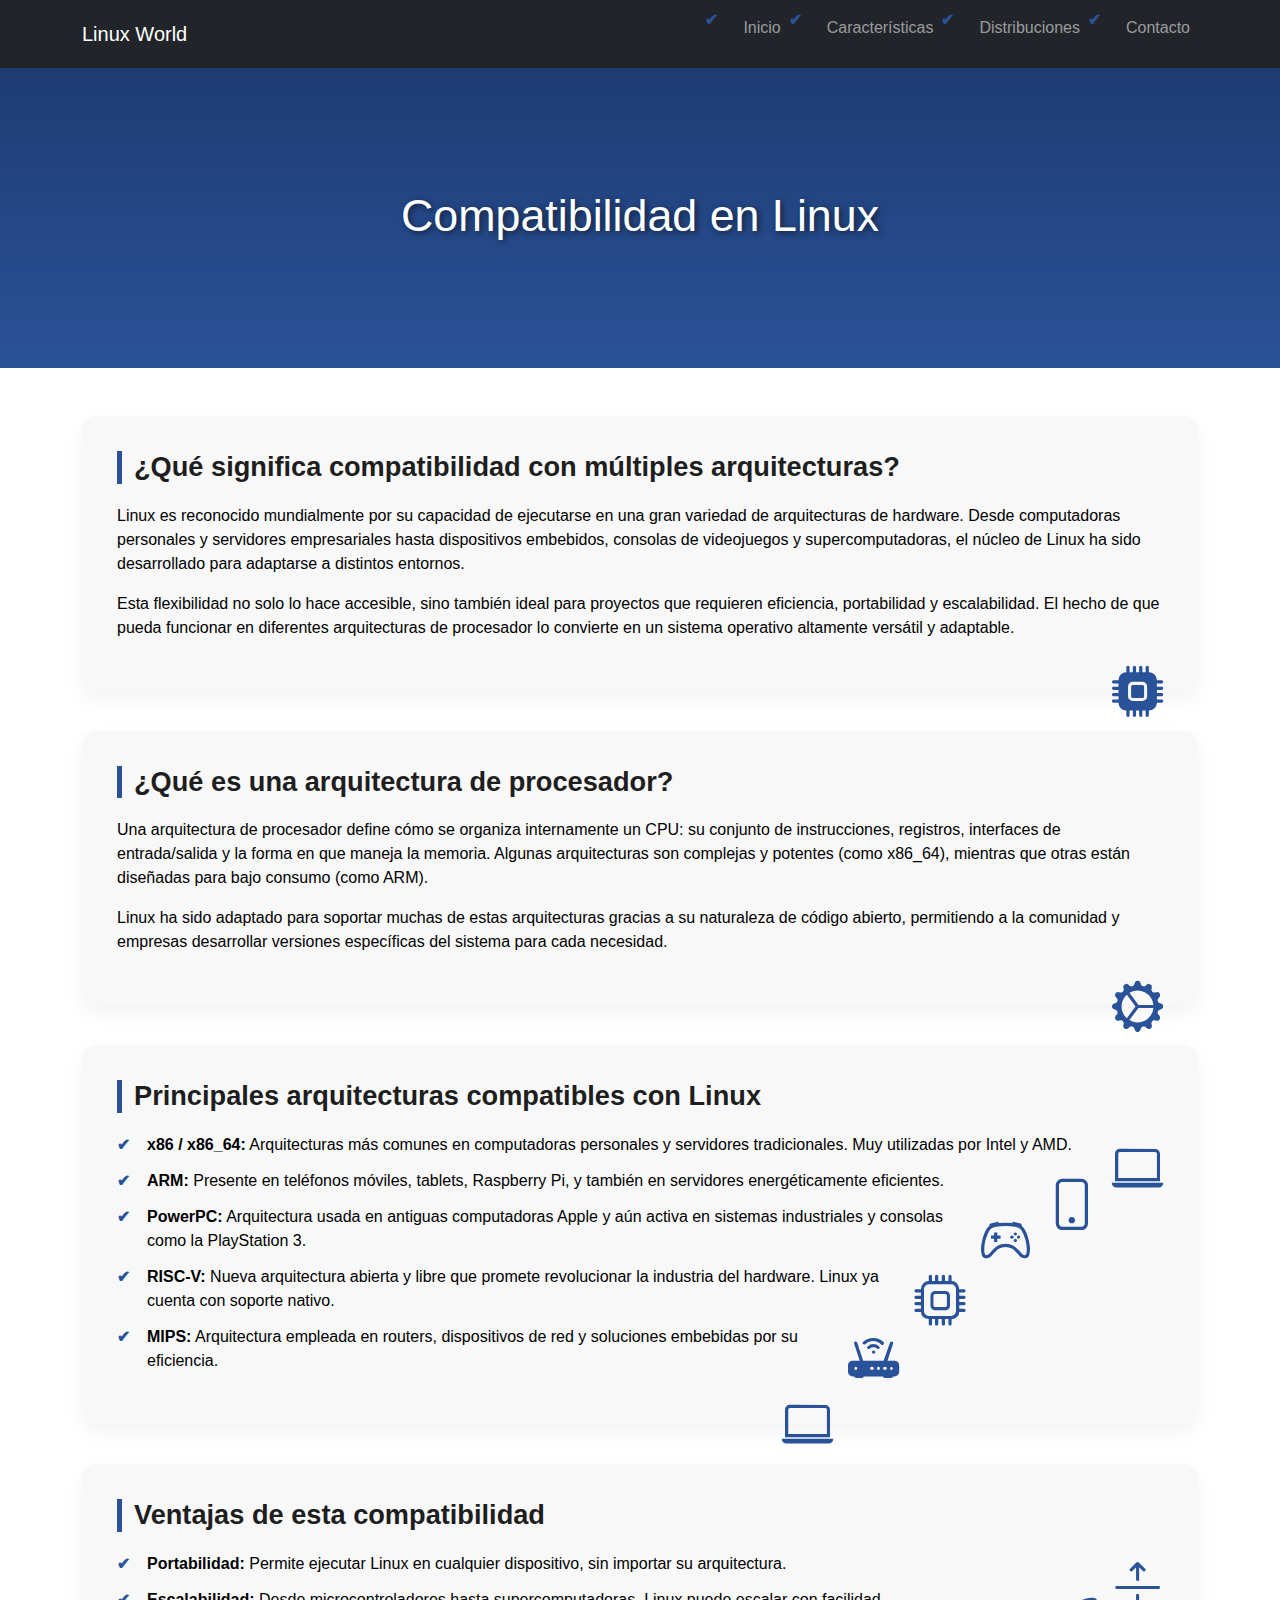
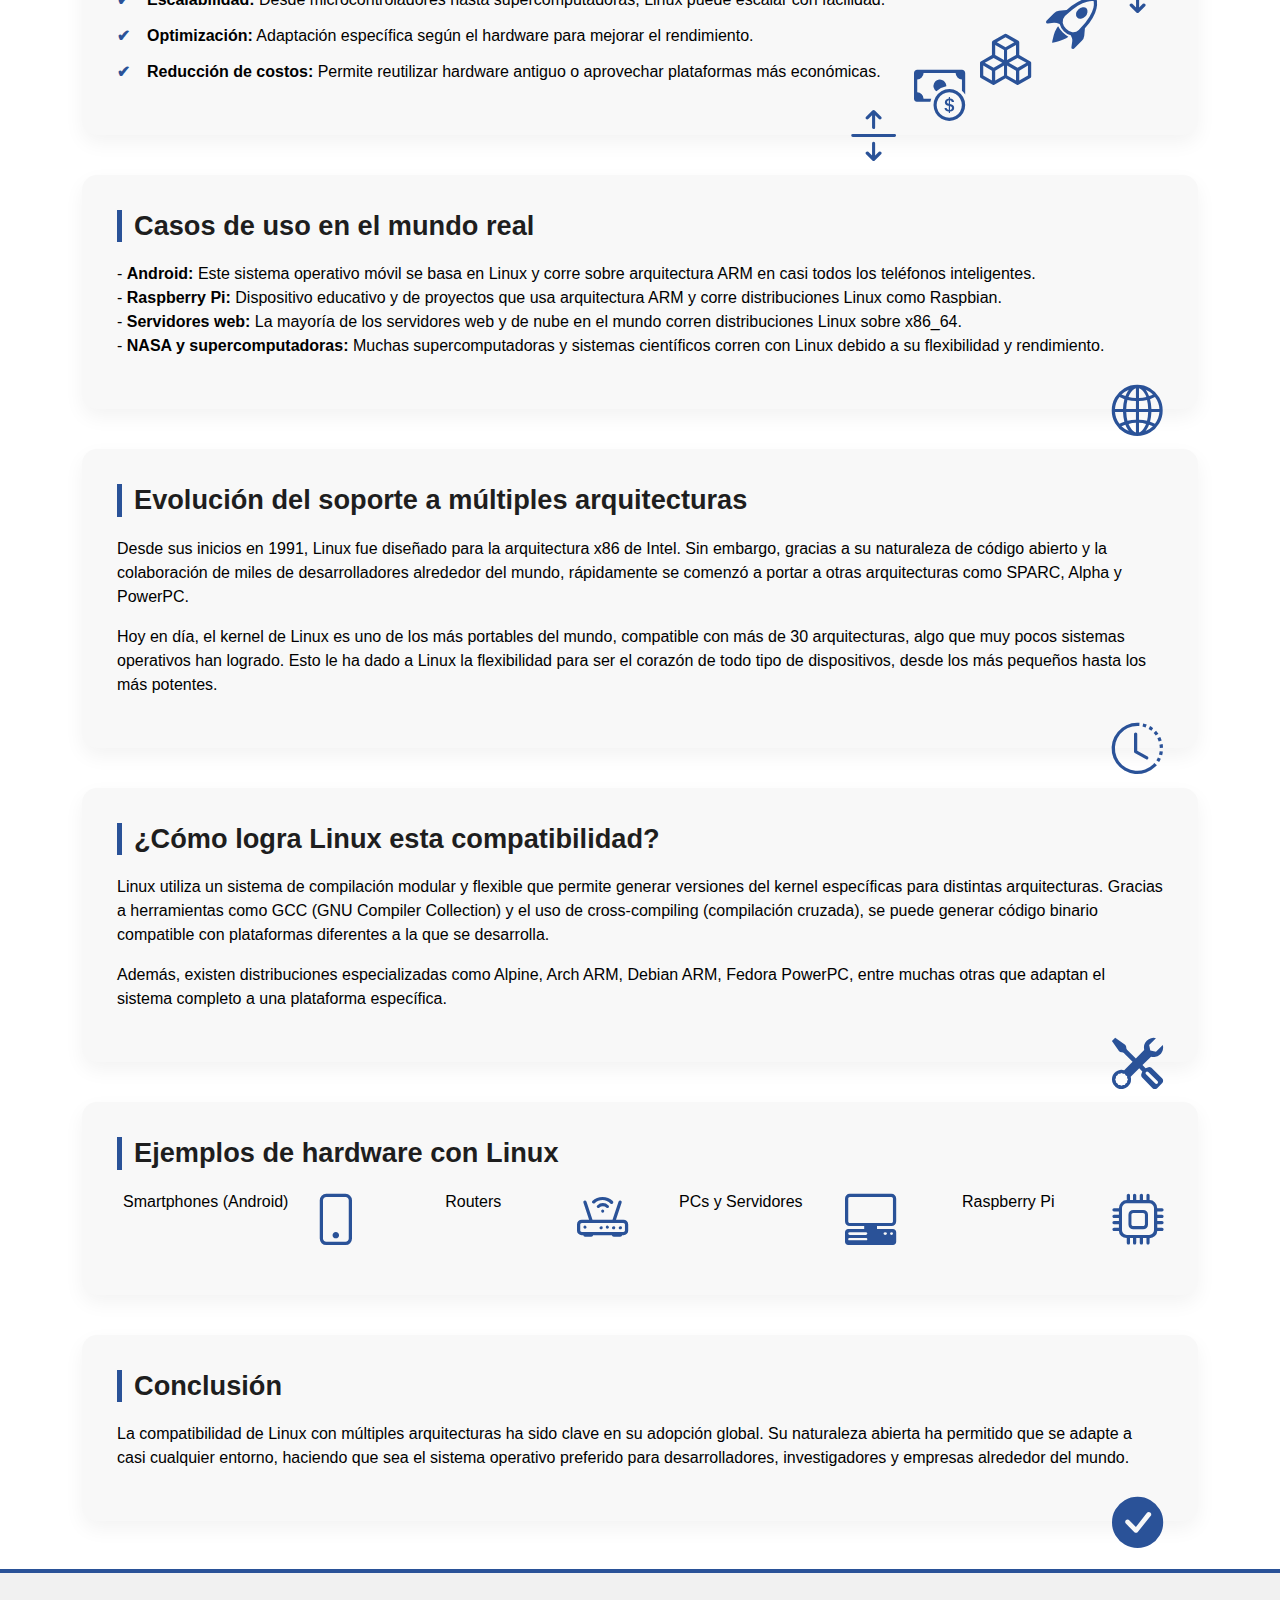
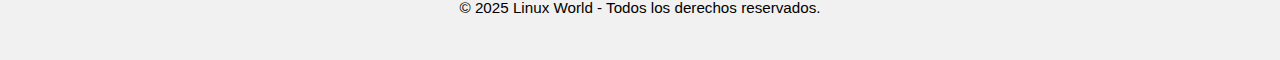
<file: arquitecturas.html>
<!DOCTYPE html>
<html lang="es">
<head>
  <meta charset="UTF-8">
  <meta name="viewport" content="width=device-width, initial-scale=1.0">
  <title>Compatibilidad en Linux</title>
  <link href="https://cdn.jsdelivr.net/npm/bootstrap@5.3.2/dist/css/bootstrap.min.css" rel="stylesheet">
  <link href="https://cdn.jsdelivr.net/npm/bootstrap-icons/font/bootstrap-icons.css" rel="stylesheet">
  <link rel="stylesheet" href="arquitecturas.css">
</head>
<body>
  <!-- Navbar -->
  <nav class="navbar navbar-expand-lg navbar-dark bg-dark">
    <div class="container">
        <a class="navbar-brand" href="index.html">Linux World</a>
        <button class="navbar-toggler" type="button" data-bs-toggle="collapse" data-bs-target="#navbarNav">
            <span class="navbar-toggler-icon"></span>
        </button>
        <div class="collapse navbar-collapse" id="navbarNav">
            <ul class="navbar-nav ms-auto">
                <li class="nav-item"><a class="nav-link" href="index.html#introduccion">Inicio</a></li>
                <li class="nav-item"><a class="nav-link" href="index.html#caracteristicas">Características</a></li>
                <li class="nav-item"><a class="nav-link" href="index.html#distribuciones">Distribuciones</a></li>
                <li class="nav-item"><a class="nav-link" href="index.html#contacto">Contacto</a></li>
            </ul>
        </div>
    </div>
</nav>

  <!-- Hero -->
  <header class="hero">
    <h1>Compatibilidad en Linux</h1>
  </header>

  <!-- Contenido -->
  <main class="container my-5">

  <section>
    <h2>¿Qué significa compatibilidad con múltiples arquitecturas?</h2>
    <p>
      Linux es reconocido mundialmente por su capacidad de ejecutarse en una gran variedad de arquitecturas de hardware. Desde computadoras personales y servidores empresariales hasta dispositivos embebidos, consolas de videojuegos y supercomputadoras, el núcleo de Linux ha sido desarrollado para adaptarse a distintos entornos. 
    </p>
    <p>
      Esta flexibilidad no solo lo hace accesible, sino también ideal para proyectos que requieren eficiencia, portabilidad y escalabilidad. El hecho de que pueda funcionar en diferentes arquitecturas de procesador lo convierte en un sistema operativo altamente versátil y adaptable.
    </p>
    <i class="bi bi-cpu-fill"></i>
  </section>

  <section>
    <h2>¿Qué es una arquitectura de procesador?</h2>
    <p>
      Una arquitectura de procesador define cómo se organiza internamente un CPU: su conjunto de instrucciones, registros, interfaces de entrada/salida y la forma en que maneja la memoria. Algunas arquitecturas son complejas y potentes (como x86_64), mientras que otras están diseñadas para bajo consumo (como ARM).
    </p>
    <p>
      Linux ha sido adaptado para soportar muchas de estas arquitecturas gracias a su naturaleza de código abierto, permitiendo a la comunidad y empresas desarrollar versiones específicas del sistema para cada necesidad.
    </p>
    <i class="bi bi-gear-wide-connected"></i>
  </section>

  <section>
    <h2>Principales arquitecturas compatibles con Linux</h2>
    <ul>
      <li><strong><i class="bi bi-laptop"></i> x86 / x86_64:</strong> Arquitecturas más comunes en computadoras personales y servidores tradicionales. Muy utilizadas por Intel y AMD.</li>
      <li><strong><i class="bi bi-phone"></i> ARM:</strong> Presente en teléfonos móviles, tablets, Raspberry Pi, y también en servidores energéticamente eficientes.</li>
      <li><strong><i class="bi bi-controller"></i> PowerPC:</strong> Arquitectura usada en antiguas computadoras Apple y aún activa en sistemas industriales y consolas como la PlayStation 3.</li>
      <li><strong><i class="bi bi-cpu"></i> RISC-V:</strong> Nueva arquitectura abierta y libre que promete revolucionar la industria del hardware. Linux ya cuenta con soporte nativo.</li>
      <li><strong><i class="bi bi-router-fill"></i> MIPS:</strong> Arquitectura empleada en routers, dispositivos de red y soluciones embebidas por su eficiencia.</li>
    </ul>
    <i class="bi bi-laptop"></i>
  </section>

  <section>
    <h2>Ventajas de esta compatibilidad</h2>
    <ul>
      <li><i class="bi bi-arrows-expand"></i> <strong>Portabilidad:</strong> Permite ejecutar Linux en cualquier dispositivo, sin importar su arquitectura.</li>
      <li><i class="bi bi-rocket-takeoff"></i> <strong>Escalabilidad:</strong> Desde microcontroladores hasta supercomputadoras, Linux puede escalar con facilidad.</li>
      <li><i class="bi bi-boxes"></i> <strong>Optimización:</strong> Adaptación específica según el hardware para mejorar el rendimiento.</li>
      <li><i class="bi bi-cash-coin"></i> <strong>Reducción de costos:</strong> Permite reutilizar hardware antiguo o aprovechar plataformas más económicas.</li>
    </ul>
    <i class="bi bi-arrows-expand"></i>
  </section>

  <section>
    <h2>Casos de uso en el mundo real</h2>
    <p>
      - <strong>Android:</strong> Este sistema operativo móvil se basa en Linux y corre sobre arquitectura ARM en casi todos los teléfonos inteligentes.<br>
      - <strong>Raspberry Pi:</strong> Dispositivo educativo y de proyectos que usa arquitectura ARM y corre distribuciones Linux como Raspbian.<br>
      - <strong>Servidores web:</strong> La mayoría de los servidores web y de nube en el mundo corren distribuciones Linux sobre x86_64.<br>
      - <strong>NASA y supercomputadoras:</strong> Muchas supercomputadoras y sistemas científicos corren con Linux debido a su flexibilidad y rendimiento.
    </p>
    <i class="bi bi-globe2"></i>
  </section>

<section>
  <h2>Evolución del soporte a múltiples arquitecturas</h2>
  <p>
    Desde sus inicios en 1991, Linux fue diseñado para la arquitectura x86 de Intel. Sin embargo, gracias a su naturaleza de código abierto y la colaboración de miles de desarrolladores alrededor del mundo, rápidamente se comenzó a portar a otras arquitecturas como SPARC, Alpha y PowerPC.
  </p>
  <p>
    Hoy en día, el kernel de Linux es uno de los más portables del mundo, compatible con más de 30 arquitecturas, algo que muy pocos sistemas operativos han logrado. Esto le ha dado a Linux la flexibilidad para ser el corazón de todo tipo de dispositivos, desde los más pequeños hasta los más potentes.
  </p>
  <i class="bi bi-clock-history"></i>
</section>

<section>
  <h2>¿Cómo logra Linux esta compatibilidad?</h2>
  <p>
    Linux utiliza un sistema de compilación modular y flexible que permite generar versiones del kernel específicas para distintas arquitecturas. Gracias a herramientas como GCC (GNU Compiler Collection) y el uso de cross-compiling (compilación cruzada), se puede generar código binario compatible con plataformas diferentes a la que se desarrolla.
  </p>
  <p>
    Además, existen distribuciones especializadas como Alpine, Arch ARM, Debian ARM, Fedora PowerPC, entre muchas otras que adaptan el sistema completo a una plataforma específica.
  </p>
  <i class="bi bi-tools"></i>
</section>

<section>
  <h2>Ejemplos de hardware con Linux</h2>
  <div class="row text-center">
    <div class="col-md-3">
      <i class="bi bi-phone display-4 mb-2"></i>
      <p>Smartphones (Android)</p>
    </div>
    <div class="col-md-3">
      <i class="bi bi-router display-4 mb-2"></i>
      <p>Routers</p>
    </div>
    <div class="col-md-3">
      <i class="bi bi-pc-display-horizontal display-4 mb-2"></i>
      <p>PCs y Servidores</p>
    </div>
    <div class="col-md-3">
      <i class="bi bi-cpu display-4 mb-2"></i>
      <p>Raspberry Pi</p>
    </div>
  </div>
</section>

<section>
    <h2>Conclusión</h2>
    <p>
      La compatibilidad de Linux con múltiples arquitecturas ha sido clave en su adopción global. Su naturaleza abierta ha permitido que se adapte a casi cualquier entorno, haciendo que sea el sistema operativo preferido para desarrolladores, investigadores y empresas alrededor del mundo.
    </p>
    <i class="bi bi-check-circle-fill"></i>
  </section>

</main>

  <!-- Footer -->
  <footer class="text-center py-4">
    <p>&copy; 2025 Linux World - Todos los derechos reservados.</p>
  </footer>
</body>
</html>
</file>
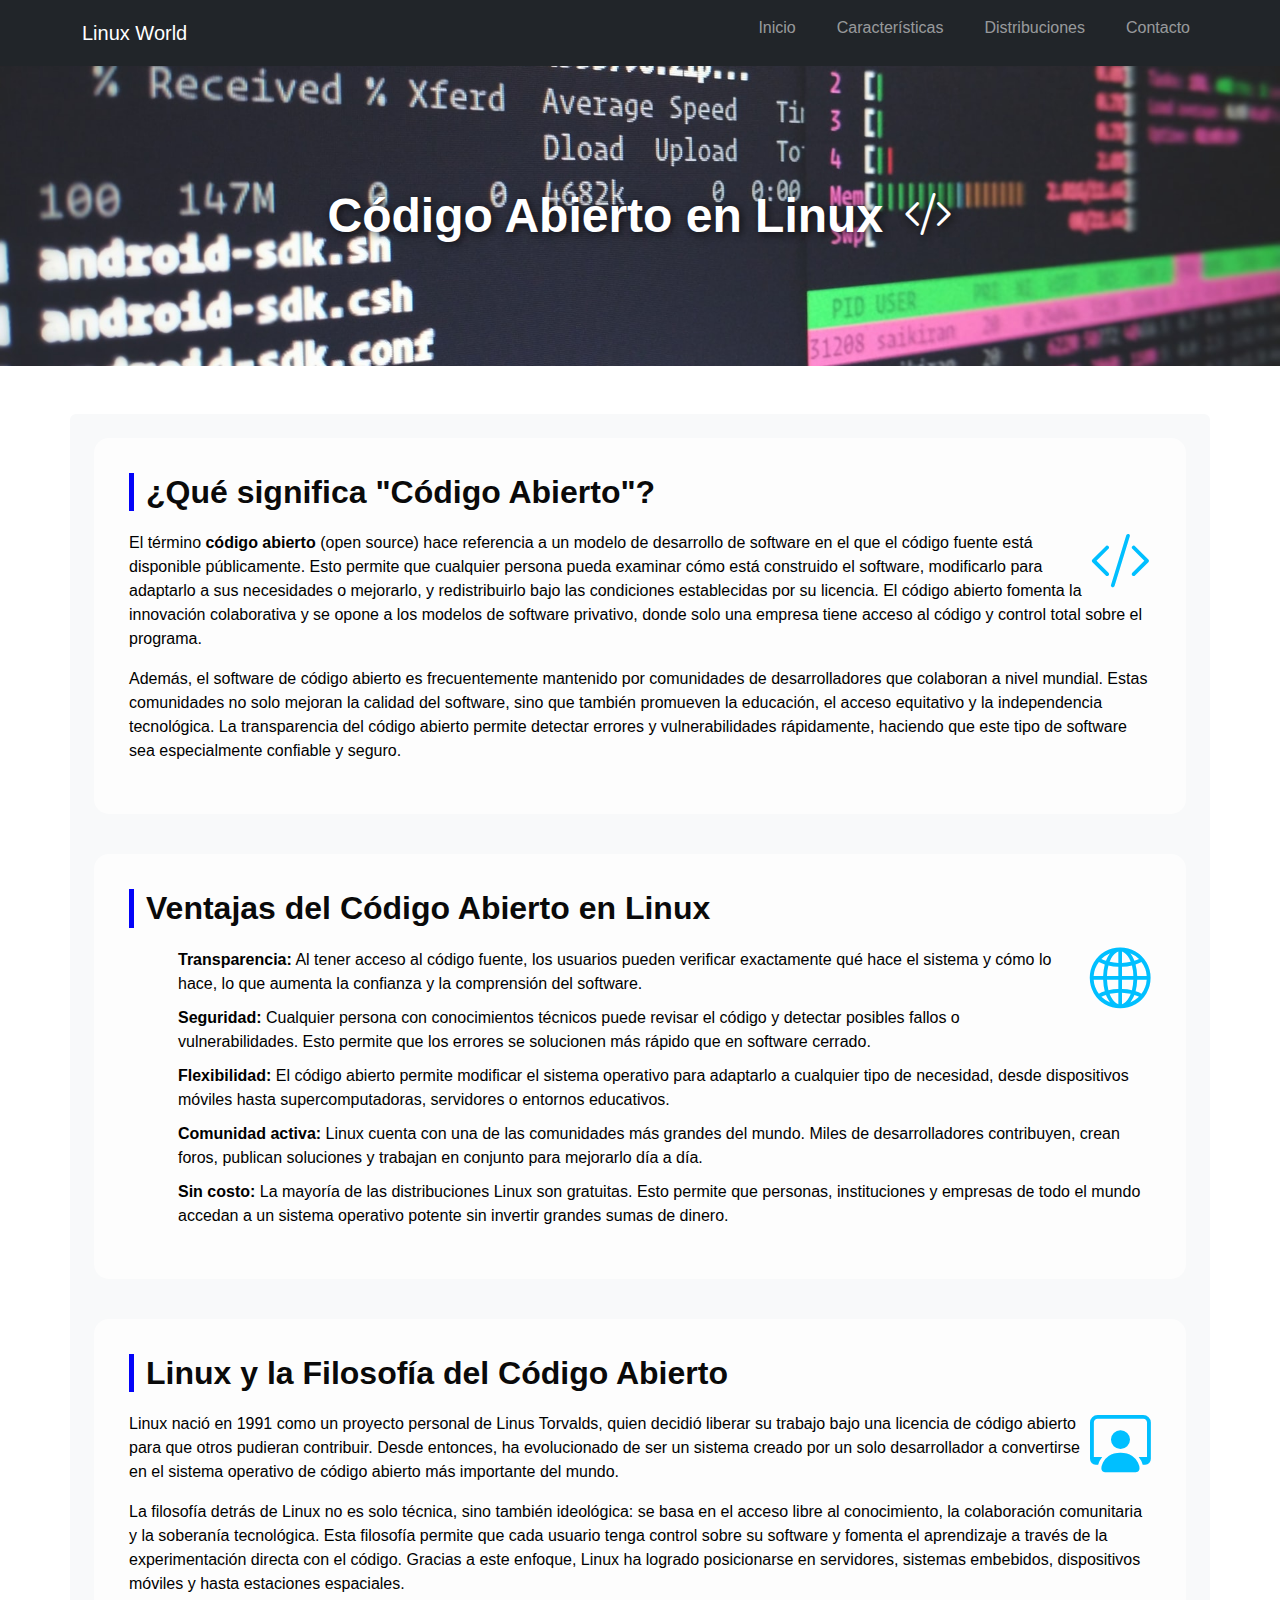
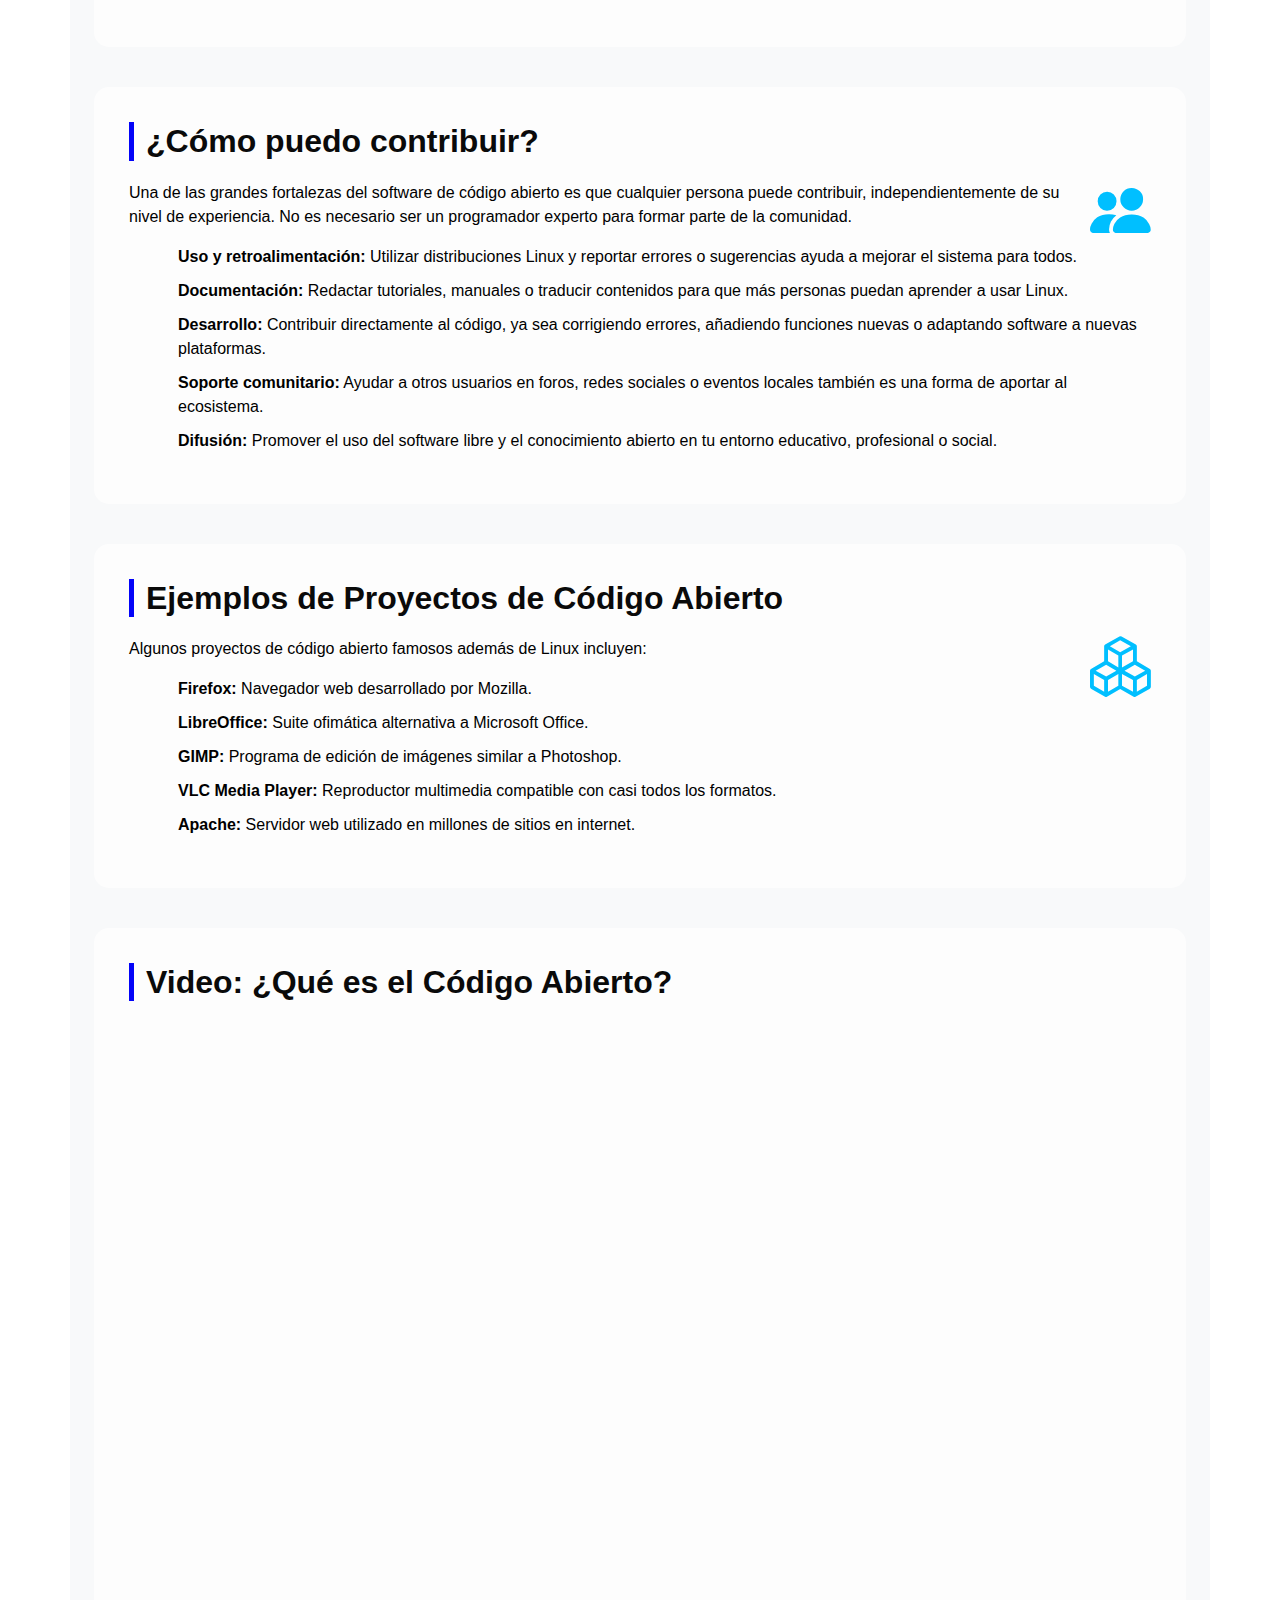
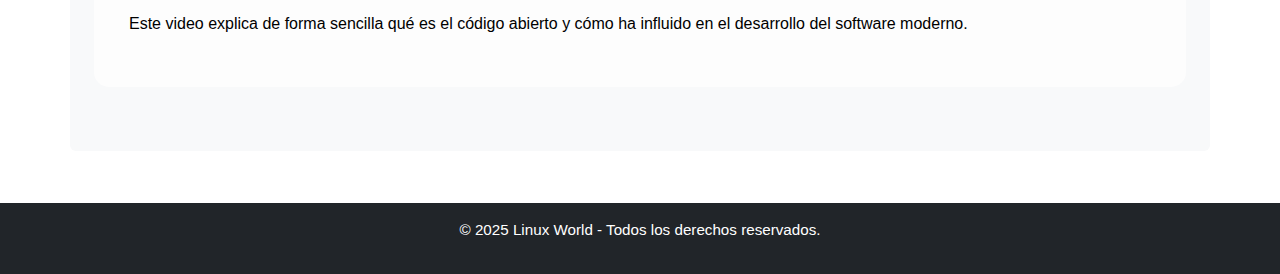
<file: codigo-abierto.html>
<head>
    <meta charset="UTF-8">
    <meta name="viewport" content="width=device-width, initial-scale=1.0">
    <title>Código Abierto en Linux</title>
    <!-- Bootstrap 5 -->
    <link href="https://cdn.jsdelivr.net/npm/bootstrap@5.3.2/dist/css/bootstrap.min.css" rel="stylesheet">
    <!-- Iconos de Bootstrap -->
    <link rel="stylesheet" href="https://cdn.jsdelivr.net/npm/bootstrap-icons/font/bootstrap-icons.css">
    <!-- Estilos personalizados -->
    <link rel="stylesheet" href="Codigo Abierto.css">
</head>
<body>
    <!-- Navbar -->
    <nav class="navbar navbar-expand-lg navbar-dark bg-dark">
        <div class="container">
            <a class="navbar-brand" href="index.html">Linux World</a>
            <button class="navbar-toggler" type="button" data-bs-toggle="collapse" data-bs-target="#navbarNav">
                <span class="navbar-toggler-icon"></span>
            </button>
            <div class="collapse navbar-collapse" id="navbarNav">
                <ul class="navbar-nav ms-auto">
                    <li class="nav-item"><a class="nav-link" href="index.html#introduccion">Inicio</a></li>
                    <li class="nav-item"><a class="nav-link" href="index.html#caracteristicas">Características</a></li>
                    <li class="nav-item"><a class="nav-link" href="index.html#distribuciones">Distribuciones</a></li>
                    <li class="nav-item"><a class="nav-link" href="index.html#contacto">Contacto</a></li>
                </ul>
            </div>
        </div>
    </nav>

    <!-- Hero Section -->
    <header class="text-white text-center d-flex align-items-center justify-content-center"
        style="height: 300px; background-image: url('imagenes/codigoabierto.jpg'); background-size: cover; background-position: center;">
        <h1 class="display-5 fw-semibold text-shadow mb-0">
            Código Abierto en Linux <i class="bi bi-code-slash ms-2"></i>
        </h1>
    </header>

    <!-- Contenido Principal -->
    <div class="container my-5 bg-body-tertiary rounded p-4">
        <section>
            <h2>¿Qué significa "Código Abierto"?</h2>
            <i class="bi bi-code-slash float-end ms-2 mb-2 icon-lg"></i>
            <p>
                El término <strong>código abierto</strong> (open source) hace referencia a un modelo de desarrollo de software en el que el código fuente está disponible públicamente. Esto permite que cualquier persona pueda examinar cómo está construido el software, modificarlo para adaptarlo a sus necesidades o mejorarlo, y redistribuirlo bajo las condiciones establecidas por su licencia. El código abierto fomenta la innovación colaborativa y se opone a los modelos de software privativo, donde solo una empresa tiene acceso al código y control total sobre el programa.
            </p>
            <p>
                Además, el software de código abierto es frecuentemente mantenido por comunidades de desarrolladores que colaboran a nivel mundial. Estas comunidades no solo mejoran la calidad del software, sino que también promueven la educación, el acceso equitativo y la independencia tecnológica. La transparencia del código abierto permite detectar errores y vulnerabilidades rápidamente, haciendo que este tipo de software sea especialmente confiable y seguro.
            </p>
        </section>

        <section>
            <h2>Ventajas del Código Abierto en Linux</h2>
            <i class="bi bi-globe2 float-end ms-2 mb-2 icon-lg"></i>
            <ul>
                <li><strong>Transparencia:</strong> Al tener acceso al código fuente, los usuarios pueden verificar exactamente qué hace el sistema y cómo lo hace, lo que aumenta la confianza y la comprensión del software.</li>
                <li><strong>Seguridad:</strong> Cualquier persona con conocimientos técnicos puede revisar el código y detectar posibles fallos o vulnerabilidades. Esto permite que los errores se solucionen más rápido que en software cerrado.</li>
                <li><strong>Flexibilidad:</strong> El código abierto permite modificar el sistema operativo para adaptarlo a cualquier tipo de necesidad, desde dispositivos móviles hasta supercomputadoras, servidores o entornos educativos.</li>
                <li><strong>Comunidad activa:</strong> Linux cuenta con una de las comunidades más grandes del mundo. Miles de desarrolladores contribuyen, crean foros, publican soluciones y trabajan en conjunto para mejorarlo día a día.</li>
                <li><strong>Sin costo:</strong> La mayoría de las distribuciones Linux son gratuitas. Esto permite que personas, instituciones y empresas de todo el mundo accedan a un sistema operativo potente sin invertir grandes sumas de dinero.</li>
            </ul>
        </section>

        <section>
            <h2>Linux y la Filosofía del Código Abierto</h2>
            <i class="bi bi-person-workspace float-end ms-2 mb-2 icon-lg"></i>
            <p>
                Linux nació en 1991 como un proyecto personal de Linus Torvalds, quien decidió liberar su trabajo bajo una licencia de código abierto para que otros pudieran contribuir. Desde entonces, ha evolucionado de ser un sistema creado por un solo desarrollador a convertirse en el sistema operativo de código abierto más importante del mundo.
            </p>
            <p>
                La filosofía detrás de Linux no es solo técnica, sino también ideológica: se basa en el acceso libre al conocimiento, la colaboración comunitaria y la soberanía tecnológica. Esta filosofía permite que cada usuario tenga control sobre su software y fomenta el aprendizaje a través de la experimentación directa con el código. Gracias a este enfoque, Linux ha logrado posicionarse en servidores, sistemas embebidos, dispositivos móviles y hasta estaciones espaciales.
            </p>
        </section>

        <section>
            <h2>¿Cómo puedo contribuir?</h2>
            <i class="bi bi-people-fill float-end ms-2 mb-2 icon-lg"></i>
            <p>
                Una de las grandes fortalezas del software de código abierto es que cualquier persona puede contribuir, independientemente de su nivel de experiencia. No es necesario ser un programador experto para formar parte de la comunidad.
            </p>
            <ul>
                <li><strong>Uso y retroalimentación:</strong> Utilizar distribuciones Linux y reportar errores o sugerencias ayuda a mejorar el sistema para todos.</li>
                <li><strong>Documentación:</strong> Redactar tutoriales, manuales o traducir contenidos para que más personas puedan aprender a usar Linux.</li>
                <li><strong>Desarrollo:</strong> Contribuir directamente al código, ya sea corrigiendo errores, añadiendo funciones nuevas o adaptando software a nuevas plataformas.</li>
                <li><strong>Soporte comunitario:</strong> Ayudar a otros usuarios en foros, redes sociales o eventos locales también es una forma de aportar al ecosistema.</li>
                <li><strong>Difusión:</strong> Promover el uso del software libre y el conocimiento abierto en tu entorno educativo, profesional o social.</li>
            </ul>
        </section>

        <section>
            <h2>Ejemplos de Proyectos de Código Abierto</h2>
            <i class="bi bi-boxes float-end ms-2 mb-2 icon-lg"></i>
            <p>Algunos proyectos de código abierto famosos además de Linux incluyen:</p>
            <ul>
                <li><strong>Firefox:</strong> Navegador web desarrollado por Mozilla.</li>
                <li><strong>LibreOffice:</strong> Suite ofimática alternativa a Microsoft Office.</li>
                <li><strong>GIMP:</strong> Programa de edición de imágenes similar a Photoshop.</li>
                <li><strong>VLC Media Player:</strong> Reproductor multimedia compatible con casi todos los formatos.</li>
                <li><strong>Apache:</strong> Servidor web utilizado en millones de sitios en internet.</li>
            </ul>
        </section>

        <section>
            <h2>Video: ¿Qué es el Código Abierto?</h2>
            <div class="ratio ratio-16x9">
                <iframe src="https://www.youtube.com/embed/a8fHgx9mE5U" title="¿Qué es el Código Abierto?" allowfullscreen></iframe>
            </div>
            <p class="mt-3">Este video explica de forma sencilla qué es el código abierto y cómo ha influido en el desarrollo del software moderno.</p>
        </section>
    </div>

    <!-- Footer -->
    <footer class="bg-dark text-white text-center py-3">
        <p>&copy; 2025 Linux World - Todos los derechos reservados.</p>
    </footer>

    <!-- Bootstrap JS -->
    <script src="https://cdn.jsdelivr.net/npm/bootstrap@5.3.2/dist/js/bootstrap.bundle.min.js"></script>
</body>
</file>
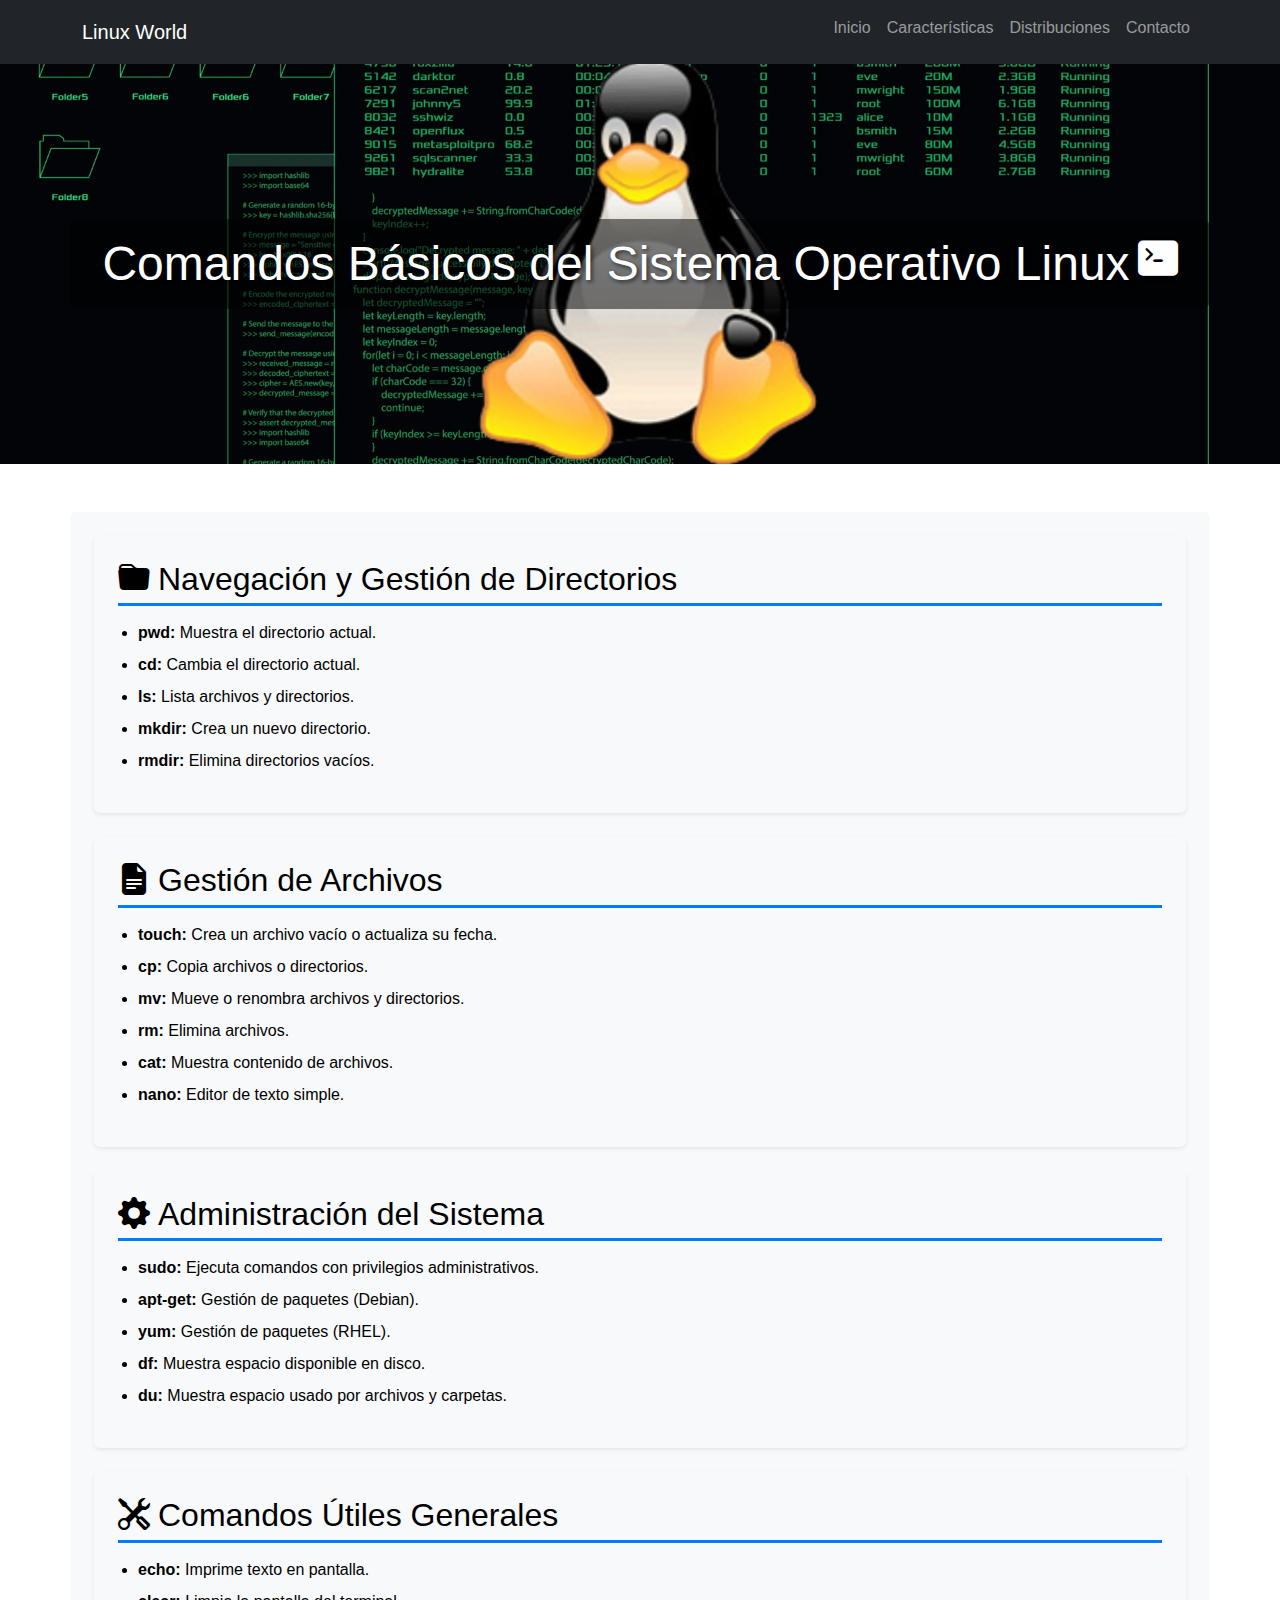
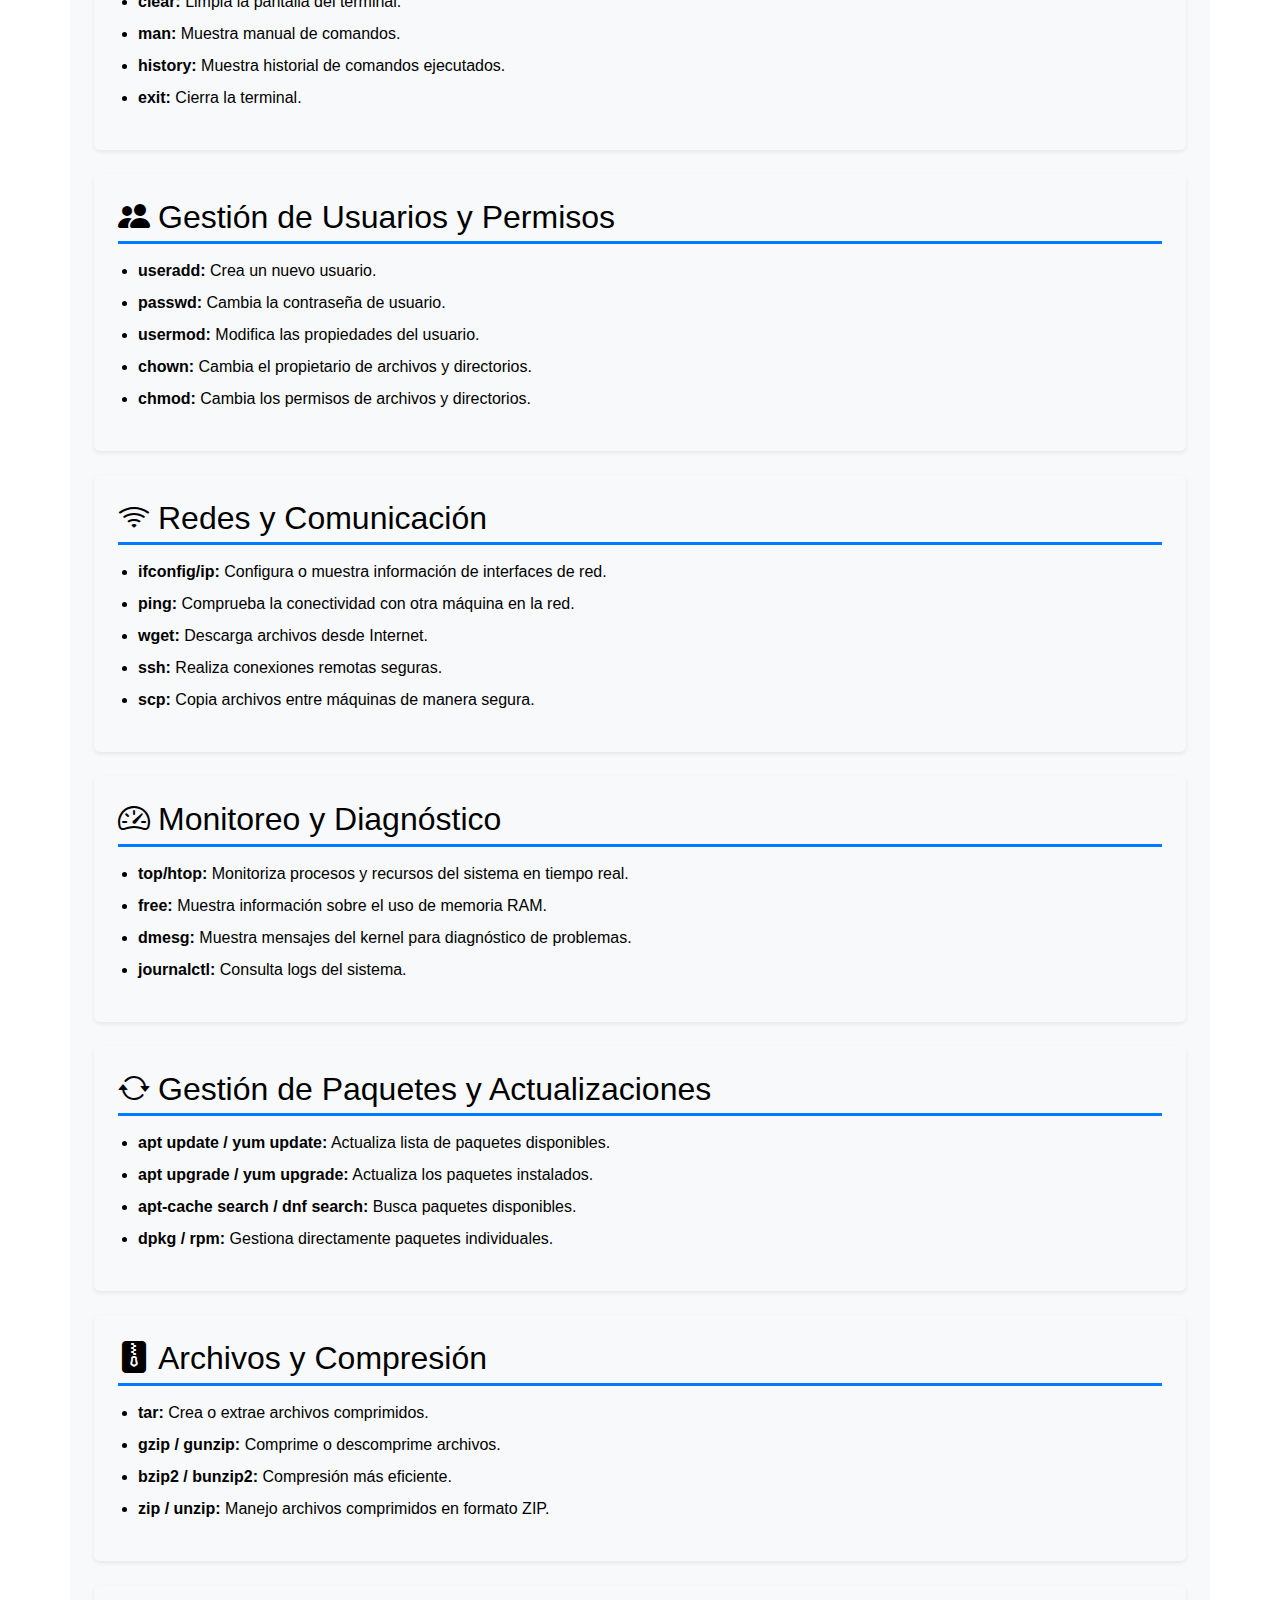
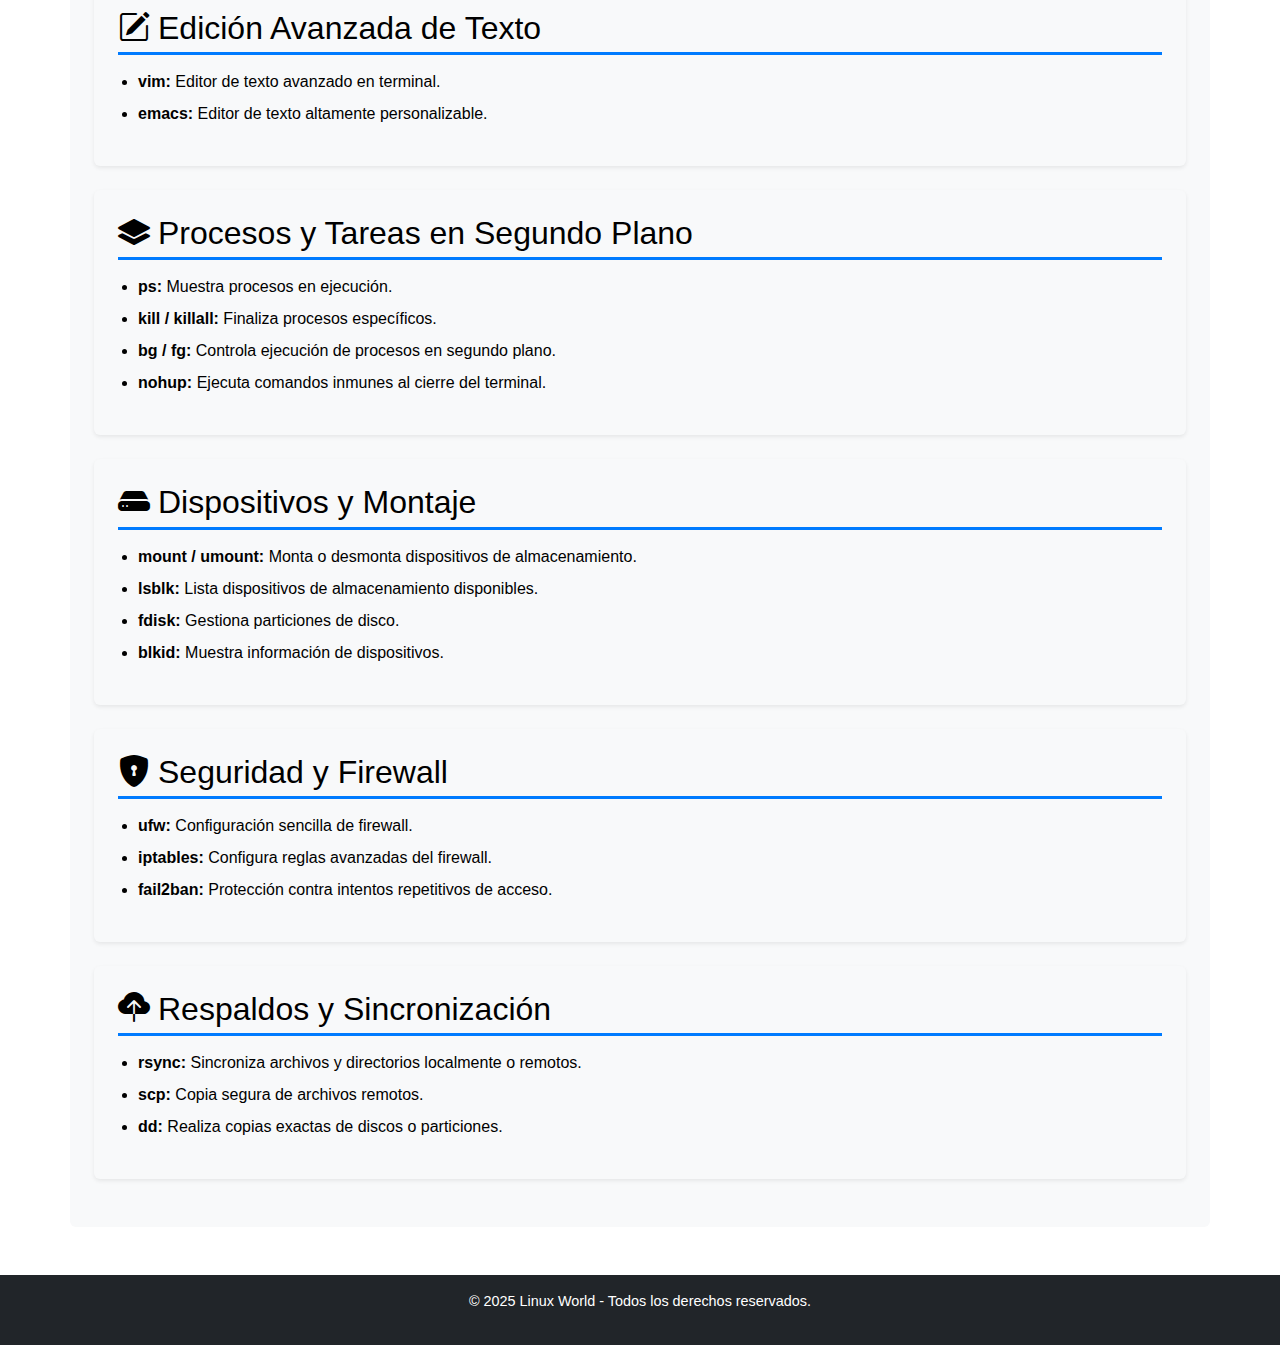
<file: comandos.html>
<!DOCTYPE html>
<html lang="es">
<head>
    <meta charset="UTF-8">
    <meta name="viewport" content="width=device-width, initial-scale=1.0">
    <meta name="description" content="Comandos básicos del sistema operativo Linux">
    <!-- Bootstrap 5 -->
    <link href="https://cdn.jsdelivr.net/npm/bootstrap@5.3.2/dist/css/bootstrap.min.css" rel="stylesheet">
    <!-- Iconos de Bootstrap -->
    <link rel="stylesheet" href="https://cdn.jsdelivr.net/npm/bootstrap-icons/font/bootstrap-icons.css">
    <!-- Tu hoja de estilos -->
    <link rel="stylesheet" href="comandos.css">
</head>
<body>
    <!-- Navbar -->
    <nav class="navbar navbar-expand-lg navbar-dark bg-dark">
        <div class="container">
            <a class="navbar-brand" href="index.html">Linux World</a>
            <button class="navbar-toggler" type="button" data-bs-toggle="collapse" data-bs-target="#navbarNav">
                <span class="navbar-toggler-icon"></span>
            </button>
            <div class="collapse navbar-collapse" id="navbarNav">
                <ul class="navbar-nav ms-auto">
                    <li class="nav-item"><a class="nav-link" href="index.html#introduccion">Inicio</a></li>
                    <li class="nav-item"><a class="nav-link" href="index.html#caracteristicas">Características</a></li>
                    <li class="nav-item"><a class="nav-link" href="index.html#distribuciones">Distribuciones</a></li>
                    <li class="nav-item"><a class="nav-link" href="index.html#contacto">Contacto</a></li>
                </ul>
            </div>
        </div>
    </nav>

    <!-- Encabezado principal -->
    <header class="text-white text-center d-flex align-items-center justify-content-center"
            style="height: 400px; background-image: url('imagenes/comandos.webp'); background-size: cover; background-position: center;">
        <div style="background-color: rgba(0, 0, 0, 0.5); padding: 1rem 2rem; border-radius: 8px;">
            <h1 class="display-5 fw-medium text-shadow mb-0">
                <i class="bi bi-terminal-fill float-end ms-2 mb-2 icon-lg"></i>
                Comandos Básicos del Sistema Operativo Linux
            </h1>
        </div>
    </header>

    <!-- Contenido principal -->
    <div class="container my-5 bg-body-tertiary rounded p-4">
        <!-- Navegación y Gestión de Directorios -->
        <div class="bg-light p-4 rounded shadow-sm mb-4">
            <section>
                <h2><i class="bi bi-folder-fill me-2"></i>Navegación y Gestión de Directorios</h2>
                <ul>
                    <li><strong>pwd:</strong> Muestra el directorio actual.</li>
                    <li><strong>cd:</strong> Cambia el directorio actual.</li>
                    <li><strong>ls:</strong> Lista archivos y directorios.</li>
                    <li><strong>mkdir:</strong> Crea un nuevo directorio.</li>
                    <li><strong>rmdir:</strong> Elimina directorios vacíos.</li>
                </ul>
            </section>
        </div>

        <!-- Gestión de Archivos -->
        <div class="bg-light p-4 rounded shadow-sm mb-4">
            <section>
                <h2><i class="bi bi-file-earmark-text-fill me-2"></i>Gestión de Archivos</h2>
                <ul>
                    <li><strong>touch:</strong> Crea un archivo vacío o actualiza su fecha.</li>
                    <li><strong>cp:</strong> Copia archivos o directorios.</li>
                    <li><strong>mv:</strong> Mueve o renombra archivos y directorios.</li>
                    <li><strong>rm:</strong> Elimina archivos.</li>
                    <li><strong>cat:</strong> Muestra contenido de archivos.</li>
                    <li><strong>nano:</strong> Editor de texto simple.</li>
                </ul>
            </section>
        </div>

        <!-- Administración del Sistema -->
        <div class="bg-light p-4 rounded shadow-sm mb-4">
            <section>
                <h2><i class="bi bi-gear-fill me-2"></i>Administración del Sistema</h2>
                <ul>
                    <li><strong>sudo:</strong> Ejecuta comandos con privilegios administrativos.</li>
                    <li><strong>apt-get:</strong> Gestión de paquetes (Debian).</li>
                    <li><strong>yum:</strong> Gestión de paquetes (RHEL).</li>
                    <li><strong>df:</strong> Muestra espacio disponible en disco.</li>
                    <li><strong>du:</strong> Muestra espacio usado por archivos y carpetas.</li>
                </ul>
            </section>
        </div>

        <!-- Comandos Útiles Generales -->
        <div class="bg-light p-4 rounded shadow-sm mb-4">
            <section>
                <h2><i class="bi bi-tools me-2"></i>Comandos Útiles Generales</h2>
                <ul>
                    <li><strong>echo:</strong> Imprime texto en pantalla.</li>
                    <li><strong>clear:</strong> Limpia la pantalla del terminal.</li>
                    <li><strong>man:</strong> Muestra manual de comandos.</li>
                    <li><strong>history:</strong> Muestra historial de comandos ejecutados.</li>
                    <li><strong>exit:</strong> Cierra la terminal.</li>
                </ul>
            </section>
        </div>

        <!-- Gestión de Usuarios y Permisos -->
        <div class="bg-light p-4 rounded shadow-sm mb-4">
            <section>
                <h2><i class="bi bi-people-fill me-2"></i>Gestión de Usuarios y Permisos</h2>
                <ul>
                    <li><strong>useradd:</strong> Crea un nuevo usuario.</li>
                    <li><strong>passwd:</strong> Cambia la contraseña de usuario.</li>
                    <li><strong>usermod:</strong> Modifica las propiedades del usuario.</li>
                    <li><strong>chown:</strong> Cambia el propietario de archivos y directorios.</li>
                    <li><strong>chmod:</strong> Cambia los permisos de archivos y directorios.</li>
                </ul>
            </section>
        </div>

        <!-- Redes y Comunicación -->
        <div class="bg-light p-4 rounded shadow-sm mb-4">
            <section>
                <h2><i class="bi bi-wifi me-2"></i>Redes y Comunicación</h2>
                <ul>
                    <li><strong>ifconfig/ip:</strong> Configura o muestra información de interfaces de red.</li>
                    <li><strong>ping:</strong> Comprueba la conectividad con otra máquina en la red.</li>
                    <li><strong>wget:</strong> Descarga archivos desde Internet.</li>
                    <li><strong>ssh:</strong> Realiza conexiones remotas seguras.</li>
                    <li><strong>scp:</strong> Copia archivos entre máquinas de manera segura.</li>
                </ul>
            </section>
        </div>

        <!-- Monitoreo y Diagnóstico -->
        <div class="bg-light p-4 rounded shadow-sm mb-4">
            <section>
                <h2><i class="bi bi-speedometer2 me-2"></i>Monitoreo y Diagnóstico</h2>
                <ul>
                    <li><strong>top/htop:</strong> Monitoriza procesos y recursos del sistema en tiempo real.</li>
                    <li><strong>free:</strong> Muestra información sobre el uso de memoria RAM.</li>
                    <li><strong>dmesg:</strong> Muestra mensajes del kernel para diagnóstico de problemas.</li>
                    <li><strong>journalctl:</strong> Consulta logs del sistema.</li>
                </ul>
            </section>
        </div>

        <!-- Gestión de Paquetes y Actualizaciones -->
        <div class="bg-light p-4 rounded shadow-sm mb-4">
            <section>
                <h2><i class="bi bi-arrow-repeat me-2"></i>Gestión de Paquetes y Actualizaciones</h2>
                <ul>
                    <li><strong>apt update / yum update:</strong> Actualiza lista de paquetes disponibles.</li>
                    <li><strong>apt upgrade / yum upgrade:</strong> Actualiza los paquetes instalados.</li>
                    <li><strong>apt-cache search / dnf search:</strong> Busca paquetes disponibles.</li>
                    <li><strong>dpkg / rpm:</strong> Gestiona directamente paquetes individuales.</li>
                </ul>
            </section>
        </div>

        <!-- Archivos y Compresión -->
        <div class="bg-light p-4 rounded shadow-sm mb-4">
            <section>
                <h2><i class="bi bi-file-zip-fill me-2"></i>Archivos y Compresión</h2>
                <ul>
                    <li><strong>tar:</strong> Crea o extrae archivos comprimidos.</li>
                    <li><strong>gzip / gunzip:</strong> Comprime o descomprime archivos.</li>
                    <li><strong>bzip2 / bunzip2:</strong> Compresión más eficiente.</li>
                    <li><strong>zip / unzip:</strong> Manejo archivos comprimidos en formato ZIP.</li>
                </ul>
            </section>
        </div>

        <!-- Edición Avanzada de Texto -->
        <div class="bg-light p-4 rounded shadow-sm mb-4">
            <section>
                <h2><i class="bi bi-pencil-square me-2"></i>Edición Avanzada de Texto</h2>
                <ul>
                    <li><strong>vim:</strong> Editor de texto avanzado en terminal.</li>
                    <li><strong>emacs:</strong> Editor de texto altamente personalizable.</li>
                </ul>
            </section>
        </div>

        <!-- Procesos y Tareas en Segundo Plano -->
        <div class="bg-light p-4 rounded shadow-sm mb-4">
            <section>
                <h2><i class="bi bi-layers-fill me-2"></i>Procesos y Tareas en Segundo Plano</h2>
                <ul>
                    <li><strong>ps:</strong> Muestra procesos en ejecución.</li>
                    <li><strong>kill / killall:</strong> Finaliza procesos específicos.</li>
                    <li><strong>bg / fg:</strong> Controla ejecución de procesos en segundo plano.</li>
                    <li><strong>nohup:</strong> Ejecuta comandos inmunes al cierre del terminal.</li>
                </ul>
            </section>
        </div>

        <!-- Dispositivos y Montaje -->
        <div class="bg-light p-4 rounded shadow-sm mb-4">
            <section>
                <h2><i class="bi bi-hdd-fill me-2"></i>Dispositivos y Montaje</h2>
                <ul>
                    <li><strong>mount / umount:</strong> Monta o desmonta dispositivos de almacenamiento.</li>
                    <li><strong>lsblk:</strong> Lista dispositivos de almacenamiento disponibles.</li>
                    <li><strong>fdisk:</strong> Gestiona particiones de disco.</li>
                    <li><strong>blkid:</strong> Muestra información de dispositivos.</li>
                </ul>
            </section>
        </div>

        <!-- Seguridad y Firewall -->
        <div class="bg-light p-4 rounded shadow-sm mb-4">
            <section>
                <h2><i class="bi bi-shield-lock-fill me-2"></i>Seguridad y Firewall</h2>
                <ul>
                    <li><strong>ufw:</strong> Configuración sencilla de firewall.</li>
                    <li><strong>iptables:</strong> Configura reglas avanzadas del firewall.</li>
                    <li><strong>fail2ban:</strong> Protección contra intentos repetitivos de acceso.</li>
                </ul>
            </section>
        </div>

        <!-- Respaldos y Sincronización -->
        <div class="bg-light p-4 rounded shadow-sm mb-4">
            <section>
                <h2><i class="bi bi-cloud-upload-fill me-2"></i>Respaldos y Sincronización</h2>
                <ul>
                    <li><strong>rsync:</strong> Sincroniza archivos y directorios localmente o remotos.</li>
                    <li><strong>scp:</strong> Copia segura de archivos remotos.</li>
                    <li><strong>dd:</strong> Realiza copias exactas de discos o particiones.</li>
                </ul>
            </section>
        </div>
    </div>

    <!-- Footer -->
    <footer class="bg-dark text-white text-center py-3">
        <p>&copy; 2025 Linux World - Todos los derechos reservados.</p>
    </footer>

    <!-- Bootstrap JS -->
    <script src="https://cdn.jsdelivr.net/npm/bootstrap@5.3.2/dist/js/bootstrap.bundle.min.js"></script>
</body>
</html>
</file>
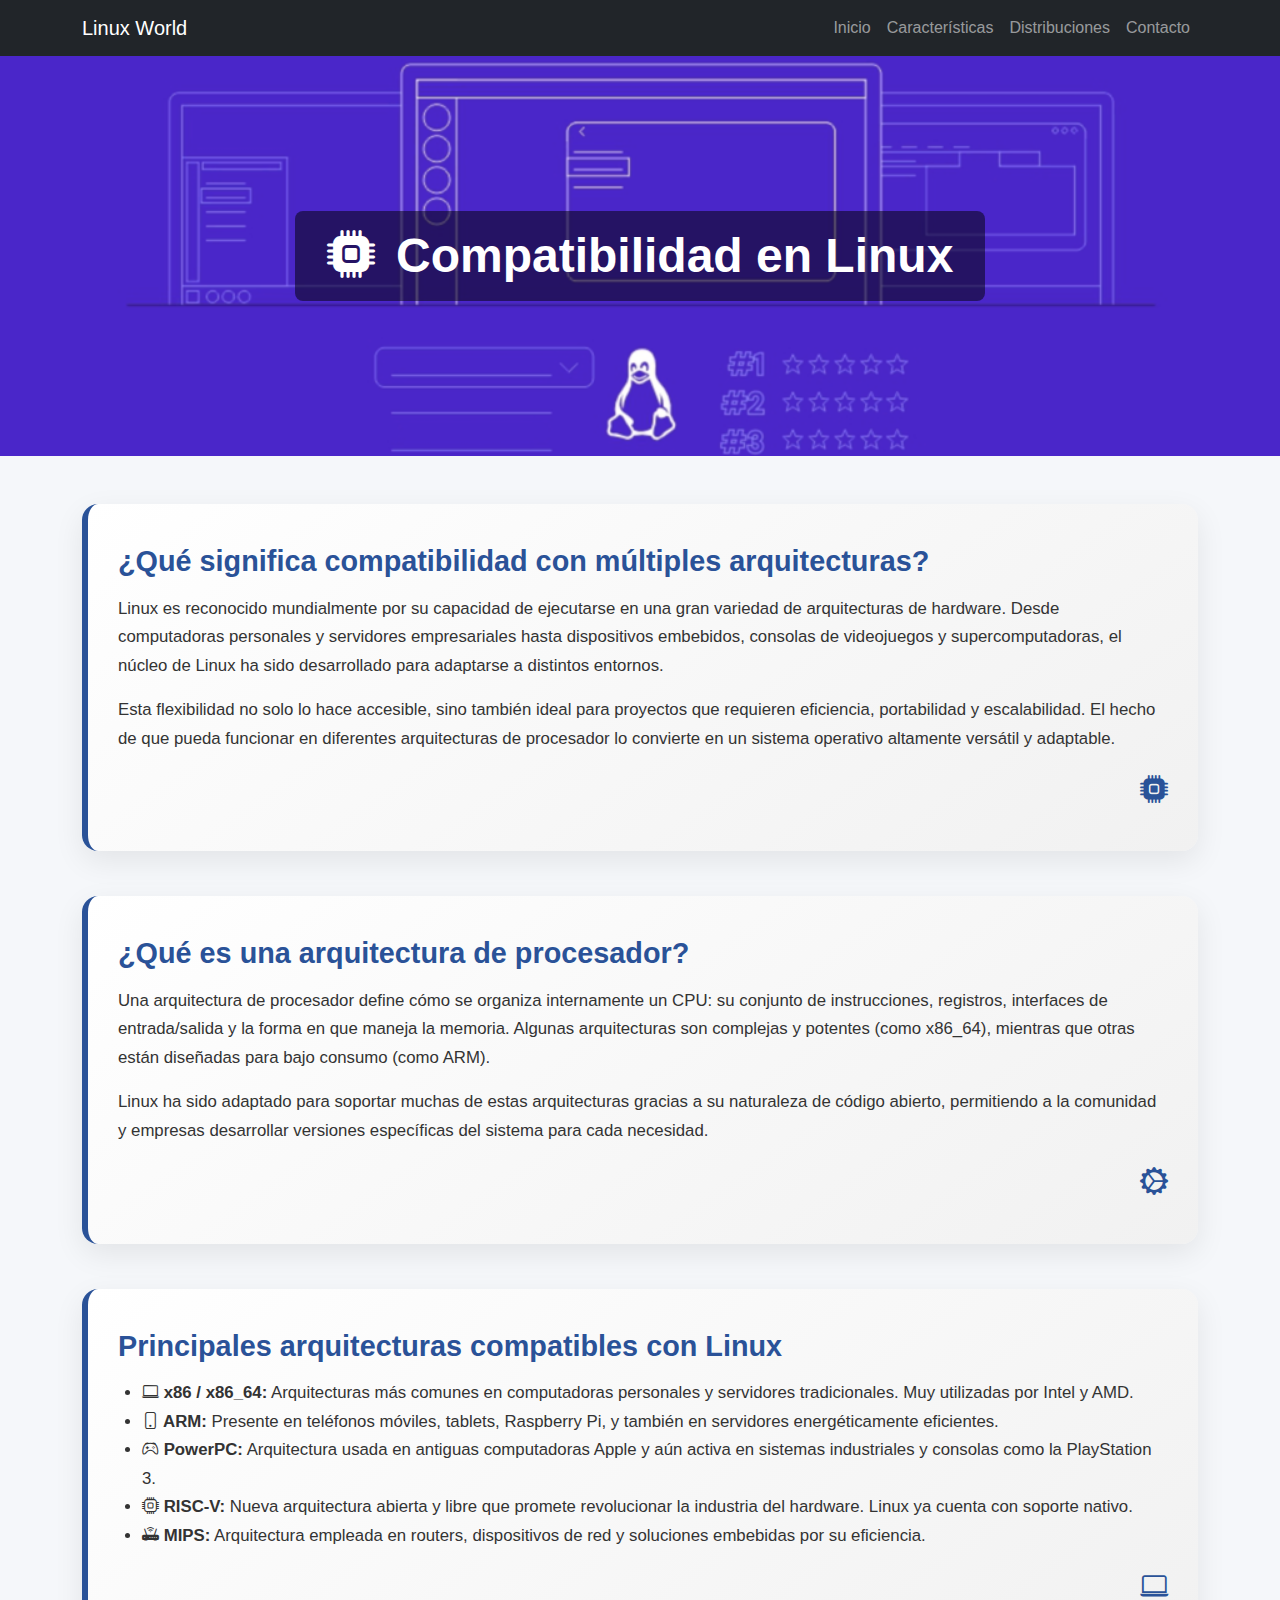
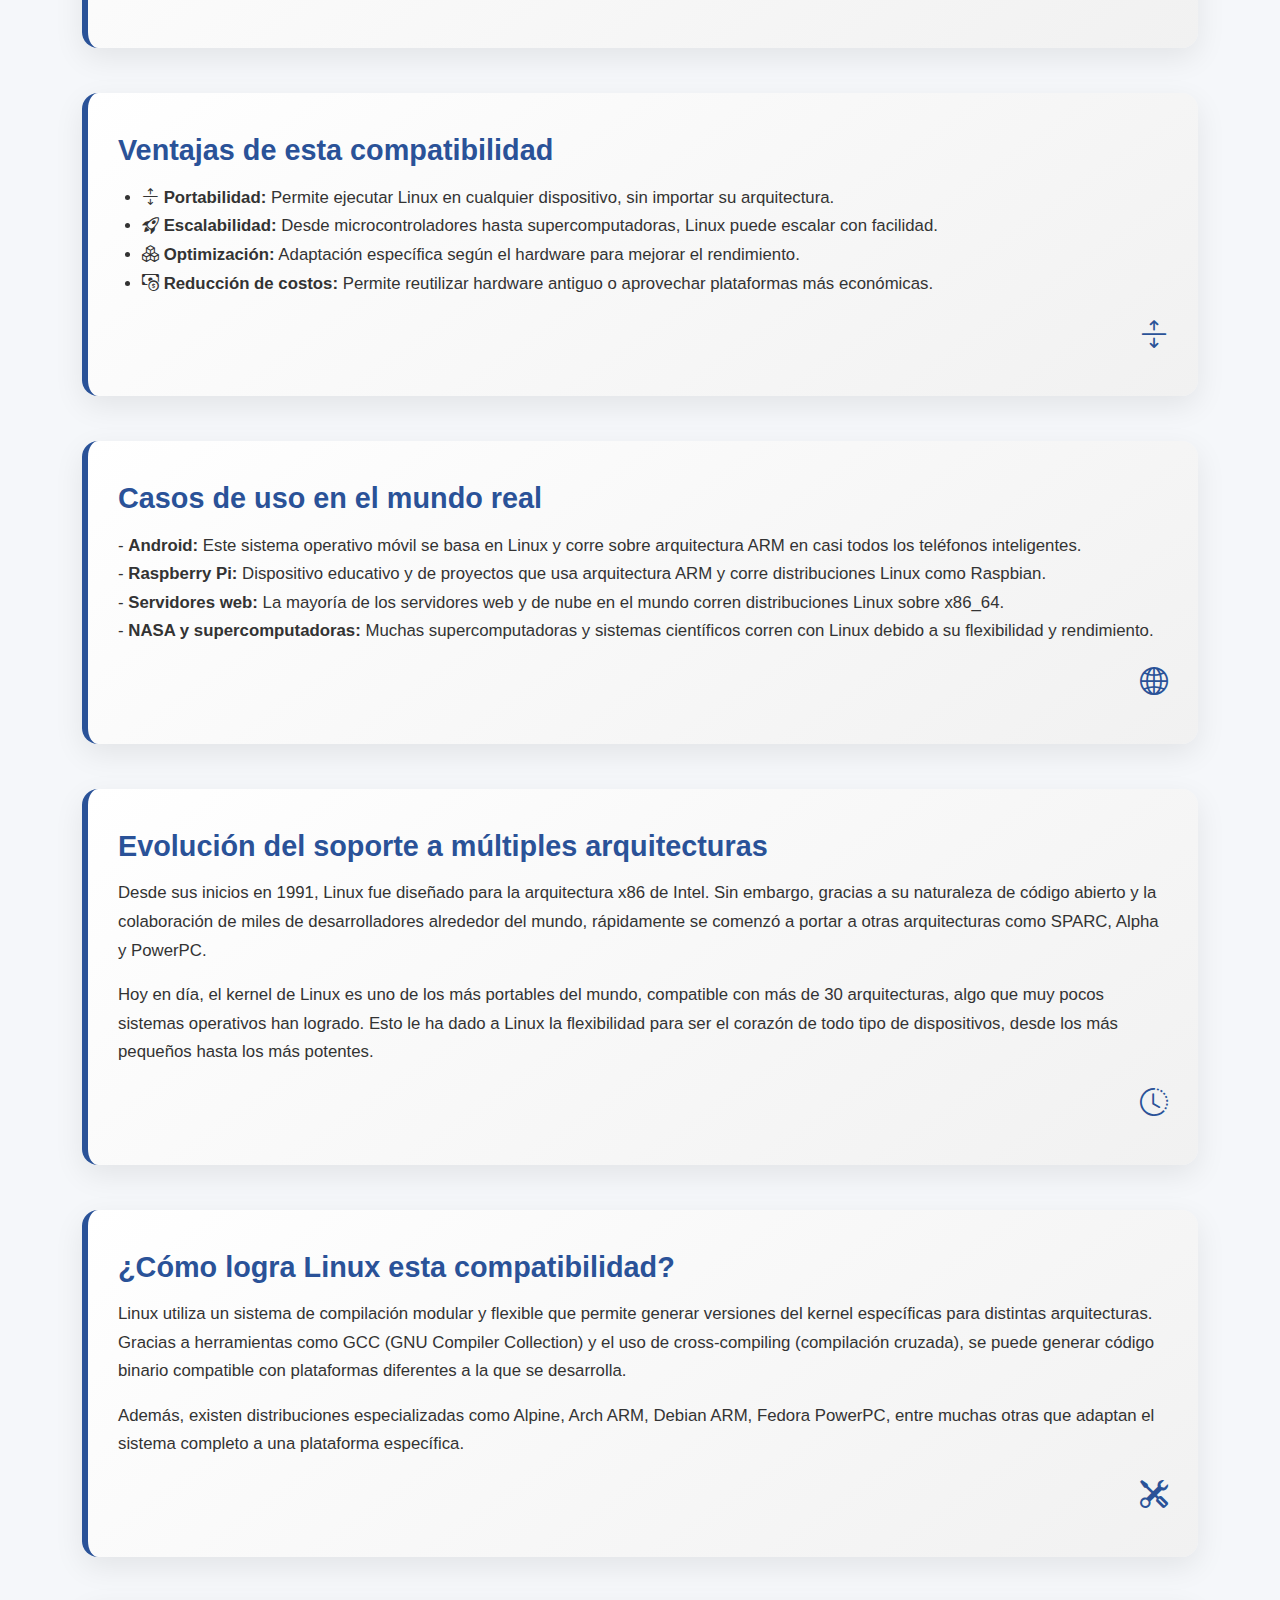
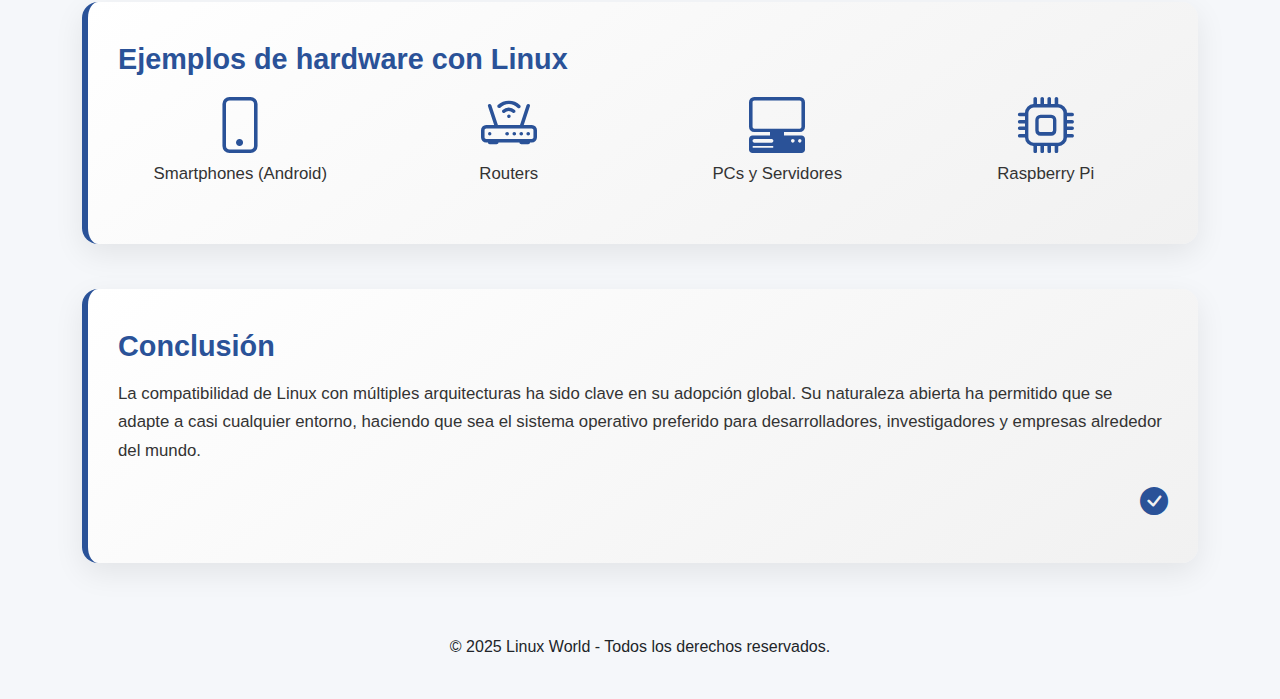
<file: Compatibilidad.html>
<!DOCTYPE html>
<html lang="es">
<head>
  <meta charset="UTF-8">
  <meta name="viewport" content="width=device-width, initial-scale=1.0">
  <title>Compatibilidad en Linux</title>
  <link href="https://cdn.jsdelivr.net/npm/bootstrap@5.3.2/dist/css/bootstrap.min.css" rel="stylesheet">
  <link href="https://cdn.jsdelivr.net/npm/bootstrap-icons/font/bootstrap-icons.css" rel="stylesheet">
  <link rel="stylesheet" href="Compatibilidad.html">
  <style>
    body {
      background-color: #f5f7fa;
      font-family: 'Segoe UI', Tahoma, Geneva, Verdana, sans-serif;
    }

    main section {
      background: linear-gradient(145deg, #ffffff, #f1f1f1);
      padding: 40px 30px;
      border-radius: 16px;
      margin-bottom: 45px;
      box-shadow: 0 10px 30px rgba(0, 0, 0, 0.08);
      transition: transform 0.3s ease, box-shadow 0.3s ease;
      border-left: 6px solid #2a5298;
      color: #000;
      position: relative;
      overflow: hidden;
    }

    main section:hover {
      transform: translateY(-4px);
      box-shadow: 0 18px 35px rgba(42, 82, 152, 0.2);
    }

    main section h2 {
      font-size: 1.8rem;
      margin-bottom: 1rem;
      font-weight: bold;
      color: #2a5298;
    }

    main section p,
    main section li {
      font-size: 1.05rem;
      line-height: 1.7;
      color: #333;
    }

    main section ul {
      padding-left: 1.5rem;
    }

    main section .text-end i {
      color: #2a5298;
      transition: transform 0.3s ease;
    }

    main section:hover .text-end i {
      transform: scale(1.2);
      color: #1b3b70;
    }

    main section .row i {
      color: #2a5298;
      transition: transform 0.3s ease;
    }

    main section .row i:hover {
      transform: scale(1.3);
      color: #1b3b70;
    }
  </style>
</head>
<body>
  <!-- Navbar -->
  <nav class="navbar navbar-expand-lg navbar-dark bg-dark">
    <div class="container">
        <a class="navbar-brand" href="index.html">Linux World</a>
        <button class="navbar-toggler" type="button" data-bs-toggle="collapse" data-bs-target="#navbarNav">
            <span class="navbar-toggler-icon"></span>
        </button>
        <div class="collapse navbar-collapse" id="navbarNav">
            <ul class="navbar-nav ms-auto">
                <li class="nav-item"><a class="nav-link" href="index.html#introduccion">Inicio</a></li>
                <li class="nav-item"><a class="nav-link" href="index.html#caracteristicas">Características</a></li>
                <li class="nav-item"><a class="nav-link" href="index.html#distribuciones">Distribuciones</a></li>
                <li class="nav-item"><a class="nav-link" href="index.html#contacto">Contacto</a></li>
            </ul>
        </div>
    </div>
</nav>

  <!-- Hero -->
  <header class="text-white text-center d-flex align-items-center justify-content-center"
          style="height: 400px; background-image: url('imagenes/compatibilidad.png'); background-size: cover; background-position: center;">
    <div style="background-color: rgba(0, 0, 0, 0.5); padding: 1rem 2rem; border-radius: 8px;">
      <h1 class="display-5 fw-semibold text-shadow mb-0">
        <i class="bi bi-cpu-fill me-2"></i>
        Compatibilidad en Linux
      </h1>
    </div>
  </header>

  <!-- Contenido -->
  <main class="container my-5">

  <section>
    <h2>¿Qué significa compatibilidad con múltiples arquitecturas?</h2>
    <p>
      Linux es reconocido mundialmente por su capacidad de ejecutarse en una gran variedad de arquitecturas de hardware. Desde computadoras personales y servidores empresariales hasta dispositivos embebidos, consolas de videojuegos y supercomputadoras, el núcleo de Linux ha sido desarrollado para adaptarse a distintos entornos. 
    </p>
    <p>
      Esta flexibilidad no solo lo hace accesible, sino también ideal para proyectos que requieren eficiencia, portabilidad y escalabilidad. El hecho de que pueda funcionar en diferentes arquitecturas de procesador lo convierte en un sistema operativo altamente versátil y adaptable.
    </p>
    <div class="text-end mt-3"><i class="bi bi-cpu-fill fs-3"></i></div>
  </section>

  <section>
    <h2>¿Qué es una arquitectura de procesador?</h2>
    <p>
      Una arquitectura de procesador define cómo se organiza internamente un CPU: su conjunto de instrucciones, registros, interfaces de entrada/salida y la forma en que maneja la memoria. Algunas arquitecturas son complejas y potentes (como x86_64), mientras que otras están diseñadas para bajo consumo (como ARM).
    </p>
    <p>
      Linux ha sido adaptado para soportar muchas de estas arquitecturas gracias a su naturaleza de código abierto, permitiendo a la comunidad y empresas desarrollar versiones específicas del sistema para cada necesidad.
    </p>
    <div class="text-end mt-3"><i class="bi bi-gear-wide-connected fs-3"></i></div>
  </section>

  <section>
    <h2>Principales arquitecturas compatibles con Linux</h2>
    <ul>
      <li><strong><i class="bi bi-laptop"></i> x86 / x86_64:</strong> Arquitecturas más comunes en computadoras personales y servidores tradicionales. Muy utilizadas por Intel y AMD.</li>
      <li><strong><i class="bi bi-phone"></i> ARM:</strong> Presente en teléfonos móviles, tablets, Raspberry Pi, y también en servidores energéticamente eficientes.</li>
      <li><strong><i class="bi bi-controller"></i> PowerPC:</strong> Arquitectura usada en antiguas computadoras Apple y aún activa en sistemas industriales y consolas como la PlayStation 3.</li>
      <li><strong><i class="bi bi-cpu"></i> RISC-V:</strong> Nueva arquitectura abierta y libre que promete revolucionar la industria del hardware. Linux ya cuenta con soporte nativo.</li>
      <li><strong><i class="bi bi-router-fill"></i> MIPS:</strong> Arquitectura empleada en routers, dispositivos de red y soluciones embebidas por su eficiencia.</li>
    </ul>
    <div class="text-end mt-3"><i class="bi bi-laptop fs-3"></i></div>
  </section>

  <section>
    <h2>Ventajas de esta compatibilidad</h2>
    <ul>
      <li><i class="bi bi-arrows-expand"></i> <strong>Portabilidad:</strong> Permite ejecutar Linux en cualquier dispositivo, sin importar su arquitectura.</li>
      <li><i class="bi bi-rocket-takeoff"></i> <strong>Escalabilidad:</strong> Desde microcontroladores hasta supercomputadoras, Linux puede escalar con facilidad.</li>
      <li><i class="bi bi-boxes"></i> <strong>Optimización:</strong> Adaptación específica según el hardware para mejorar el rendimiento.</li>
      <li><i class="bi bi-cash-coin"></i> <strong>Reducción de costos:</strong> Permite reutilizar hardware antiguo o aprovechar plataformas más económicas.</li>
    </ul>
    <div class="text-end mt-3"><i class="bi bi-arrows-expand fs-3"></i></div>
  </section>

  <section>
    <h2>Casos de uso en el mundo real</h2>
    <p>
      - <strong>Android:</strong> Este sistema operativo móvil se basa en Linux y corre sobre arquitectura ARM en casi todos los teléfonos inteligentes.<br>
      - <strong>Raspberry Pi:</strong> Dispositivo educativo y de proyectos que usa arquitectura ARM y corre distribuciones Linux como Raspbian.<br>
      - <strong>Servidores web:</strong> La mayoría de los servidores web y de nube en el mundo corren distribuciones Linux sobre x86_64.<br>
      - <strong>NASA y supercomputadoras:</strong> Muchas supercomputadoras y sistemas científicos corren con Linux debido a su flexibilidad y rendimiento.
    </p>
    <div class="text-end mt-3"><i class="bi bi-globe2 fs-3"></i></div>
  </section>

<section>
  <h2>Evolución del soporte a múltiples arquitecturas</h2>
  <p>
    Desde sus inicios en 1991, Linux fue diseñado para la arquitectura x86 de Intel. Sin embargo, gracias a su naturaleza de código abierto y la colaboración de miles de desarrolladores alrededor del mundo, rápidamente se comenzó a portar a otras arquitecturas como SPARC, Alpha y PowerPC.
  </p>
  <p>
    Hoy en día, el kernel de Linux es uno de los más portables del mundo, compatible con más de 30 arquitecturas, algo que muy pocos sistemas operativos han logrado. Esto le ha dado a Linux la flexibilidad para ser el corazón de todo tipo de dispositivos, desde los más pequeños hasta los más potentes.
  </p>
  <div class="text-end mt-3"><i class="bi bi-clock-history fs-3"></i></div>
</section>

<section>
  <h2>¿Cómo logra Linux esta compatibilidad?</h2>
  <p>
    Linux utiliza un sistema de compilación modular y flexible que permite generar versiones del kernel específicas para distintas arquitecturas. Gracias a herramientas como GCC (GNU Compiler Collection) y el uso de cross-compiling (compilación cruzada), se puede generar código binario compatible con plataformas diferentes a la que se desarrolla.
  </p>
  <p>
    Además, existen distribuciones especializadas como Alpine, Arch ARM, Debian ARM, Fedora PowerPC, entre muchas otras que adaptan el sistema completo a una plataforma específica.
  </p>
  <div class="text-end mt-3"><i class="bi bi-tools fs-3"></i></div>
</section>

<section>
  <h2>Ejemplos de hardware con Linux</h2>
  <div class="row text-center">
    <div class="col-md-3">
      <i class="bi bi-phone display-4 mb-2"></i>
      <p>Smartphones (Android)</p>
    </div>
    <div class="col-md-3">
      <i class="bi bi-router display-4 mb-2"></i>
      <p>Routers</p>
    </div>
    <div class="col-md-3">
      <i class="bi bi-pc-display-horizontal display-4 mb-2"></i>
      <p>PCs y Servidores</p>
    </div>
    <div class="col-md-3">
      <i class="bi bi-cpu display-4 mb-2"></i>
      <p>Raspberry Pi</p>
    </div>
  </div>
</section>

<section>
    <h2>Conclusión</h2>
    <p>
      La compatibilidad de Linux con múltiples arquitecturas ha sido clave en su adopción global. Su naturaleza abierta ha permitido que se adapte a casi cualquier entorno, haciendo que sea el sistema operativo preferido para desarrolladores, investigadores y empresas alrededor del mundo.
    </p>
    <div class="text-end mt-3"><i class="bi bi-check-circle-fill fs-3"></i></div>
  </section>

</main>

  <!-- Footer -->
  <footer class="text-center py-4">
    <p>&copy; 2025 Linux World - Todos los derechos reservados.</p>
  </footer>
</body>
</html>
</file>
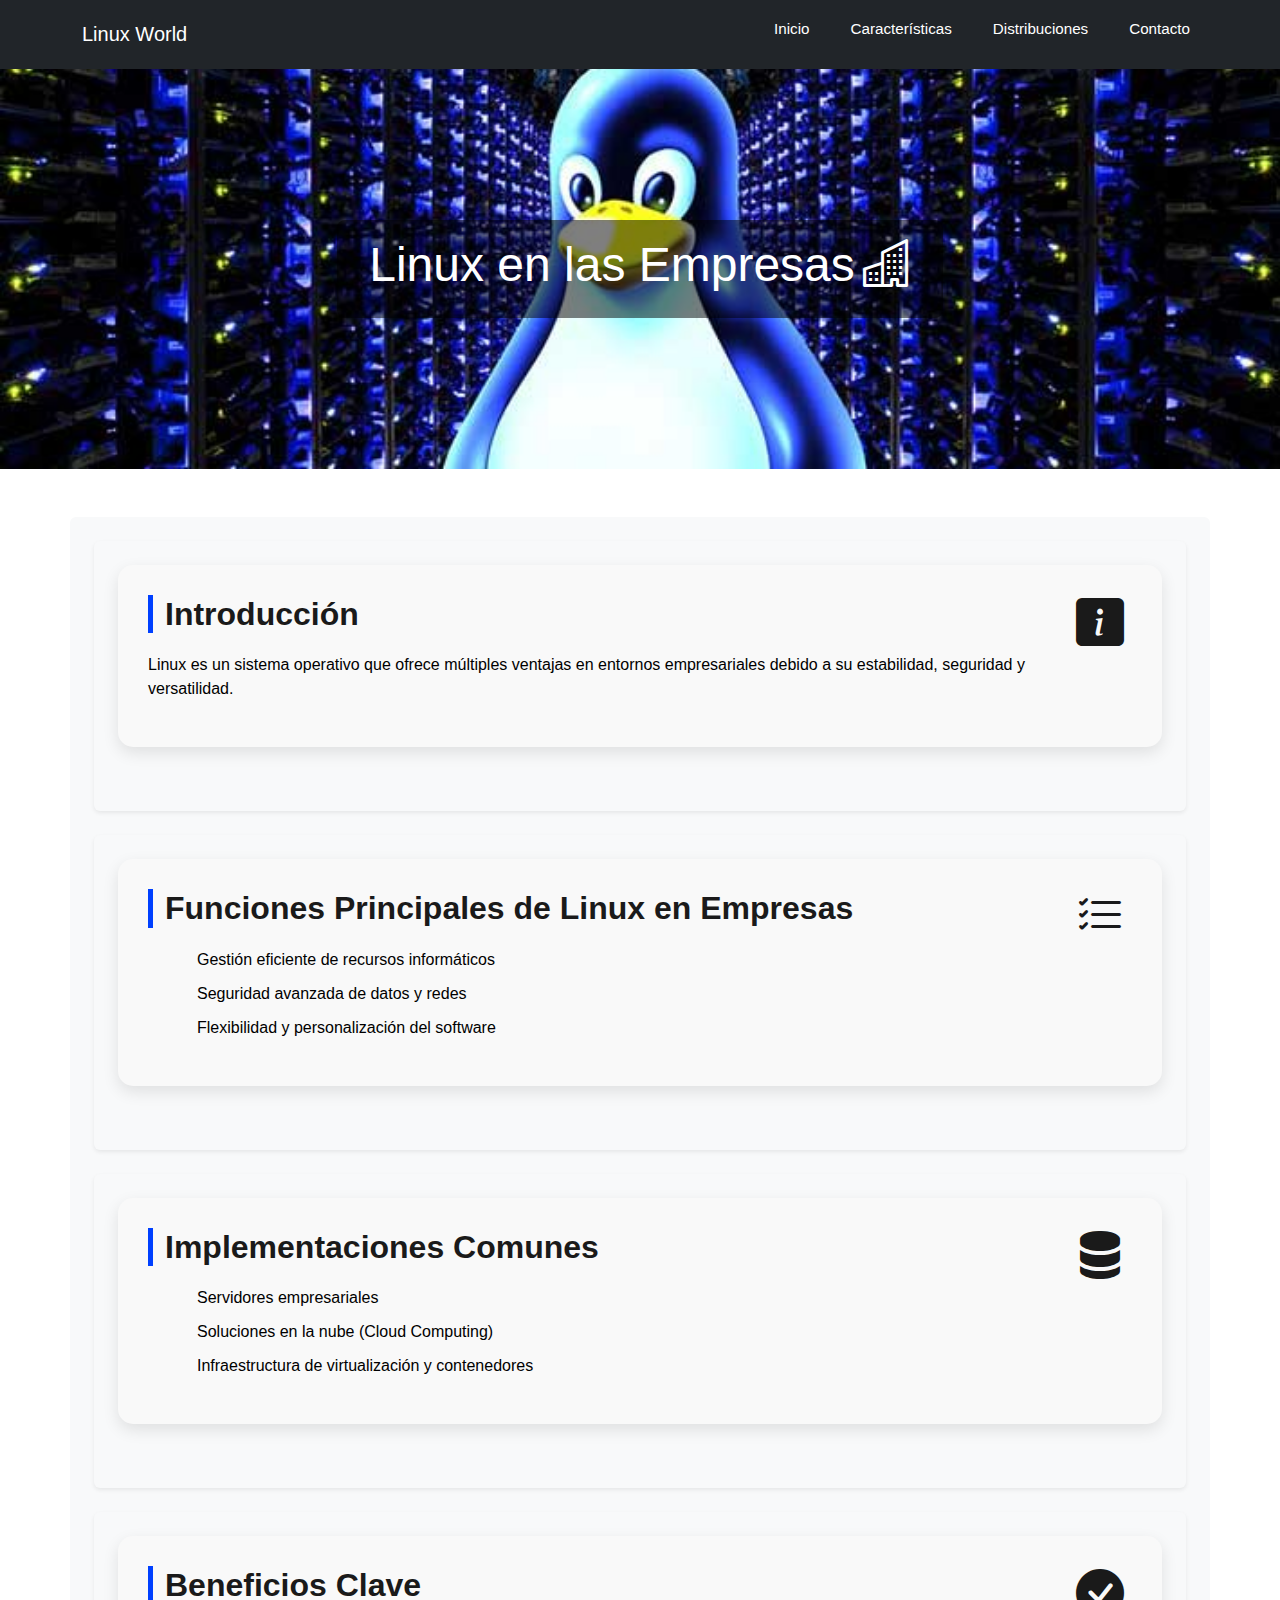
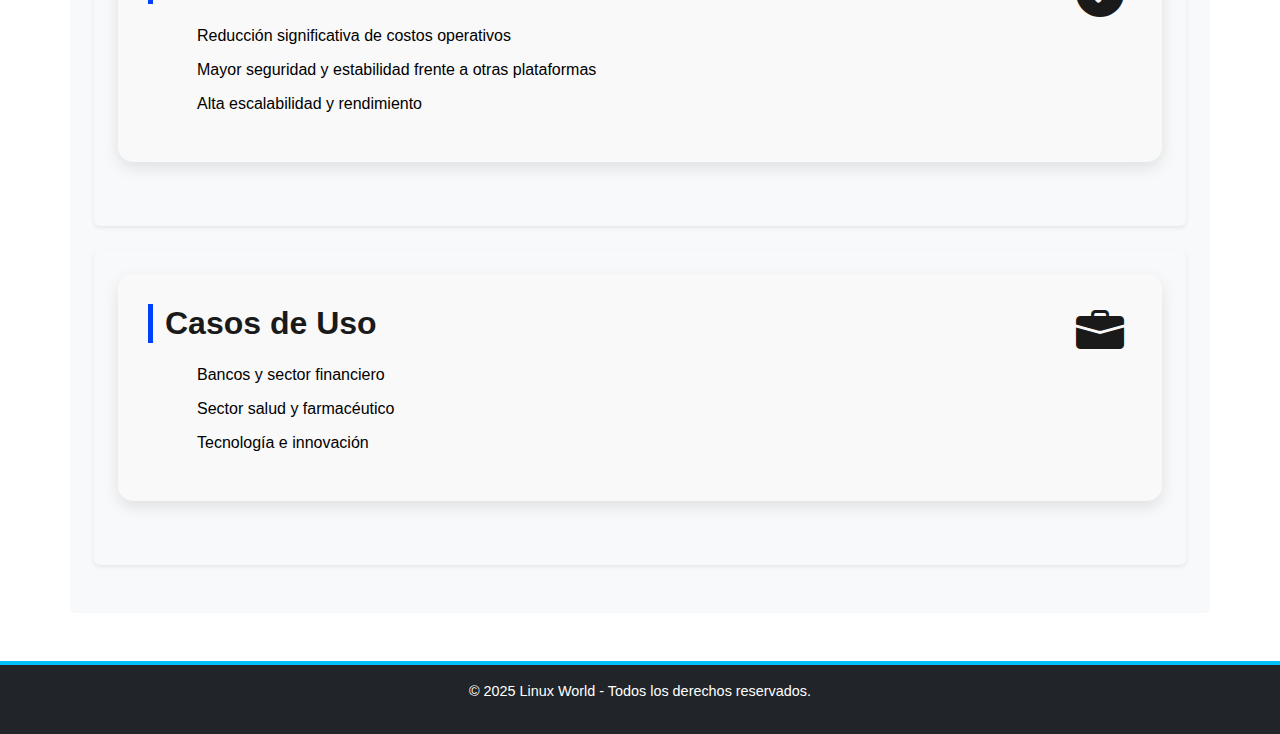
<file: empresas.html>
<!DOCTYPE html>
<html lang="es">
<head>
    <meta charset="UTF-8">
    <meta name="viewport" content="width=device-width, initial-scale=1.0">
    <meta name="description" content="Linux en las empresas, funciones y ventajas">
    <link href="https://cdn.jsdelivr.net/npm/bootstrap@5.3.2/dist/css/bootstrap.min.css" rel="stylesheet">
    <link rel="stylesheet" href="https://cdn.jsdelivr.net/npm/bootstrap-icons/font/bootstrap-icons.css">
    <link rel="stylesheet" href="empresas.css">
    <title>Linux en las Empresas</title>
</head>
<body>
    <nav class="navbar navbar-expand-lg navbar-dark bg-dark">
        <div class="container">
            <a class="navbar-brand" href="index.html">Linux World</a>
            <button class="navbar-toggler" type="button" data-bs-toggle="collapse" data-bs-target="#navbarNav">
                <span class="navbar-toggler-icon"></span>
            </button>
            <div class="collapse navbar-collapse" id="navbarNav">
                <ul class="navbar-nav ms-auto">
                    <li class="nav-item"><a class="nav-link" href="index.html#introduccion">Inicio</a></li>
                    <li class="nav-item"><a class="nav-link" href="index.html#caracteristicas">Características</a></li>
                    <li class="nav-item"><a class="nav-link" href="index.html#distribuciones">Distribuciones</a></li>
                    <li class="nav-item"><a class="nav-link" href="index.html#contacto">Contacto</a></li>
                </ul>
            </div>
        </div>
    </nav>

    <header class="text-white text-center d-flex align-items-center justify-content-center"
            style="height: 400px; background-image: url('imagenes/empresas.jpeg'); background-size: cover; background-position: center;">
        <div style="background-color: rgba(0, 0, 0, 0.5); padding: 1rem 2rem; border-radius: 8px;">
            <h1 class="display-5 fw-medium text-shadow mb-0">
                <i class="bi bi-buildings float-end ms-2 mb-2 icon-lg"></i>
                Linux en las Empresas
            </h1>
        </div>
    </header>

    <div class="container my-5 bg-body-tertiary rounded p-4">
        <!-- Introducción -->
        <div class="bg-light p-4 rounded shadow-sm mb-4">
            <section>
                <h2><i class="bi bi-info-square-fill me-2"></i>Introducción</h2>
                <p>Linux es un sistema operativo que ofrece múltiples ventajas en entornos empresariales debido a su estabilidad, seguridad y versatilidad.</p>
            </section>
        </div>

        <!-- Funciones Principales -->
        <div class="bg-light p-4 rounded shadow-sm mb-4">
            <section>
                <h2><i class="bi bi-list-check me-2"></i>Funciones Principales de Linux en Empresas</h2>
                <ul>
                    <li>Gestión eficiente de recursos informáticos</li>
                    <li>Seguridad avanzada de datos y redes</li>
                    <li>Flexibilidad y personalización del software</li>
                </ul>
            </section>
        </div>

        <!-- Implementaciones Comunes -->
        <div class="bg-light p-4 rounded shadow-sm mb-4">
            <section>
                <h2><i class="bi bi-server me-2"></i>Implementaciones Comunes</h2>
                <ul>
                    <li>Servidores empresariales</li>
                    <li>Soluciones en la nube (Cloud Computing)</li>
                    <li>Infraestructura de virtualización y contenedores</li>
                </ul>
            </section>
        </div>

        <!-- Beneficios Clave -->
        <div class="bg-light p-4 rounded shadow-sm mb-4">
            <section>
                <h2><i class="bi bi-check-circle-fill me-2"></i>Beneficios Clave</h2>
                <ul>
                    <li>Reducción significativa de costos operativos</li>
                    <li>Mayor seguridad y estabilidad frente a otras plataformas</li>
                    <li>Alta escalabilidad y rendimiento</li>
                </ul>
            </section>
        </div>

        <!-- Casos de Uso -->
        <div class="bg-light p-4 rounded shadow-sm mb-4">
            <section>
                <h2><i class="bi bi-briefcase-fill me-2"></i>Casos de Uso</h2>
                <ul>
                    <li>Bancos y sector financiero</li>
                    <li>Sector salud y farmacéutico</li>
                    <li>Tecnología e innovación</li>
                </ul>
            </section>
        </div>
    </div>

    <footer class="bg-dark text-white text-center py-3">
        <p>&copy; 2025 Linux World - Todos los derechos reservados.</p>
    </footer>

    <script src="https://cdn.jsdelivr.net/npm/bootstrap@5.3.2/dist/js/bootstrap.bundle.min.js"></script>
</body>
</html>
</file>
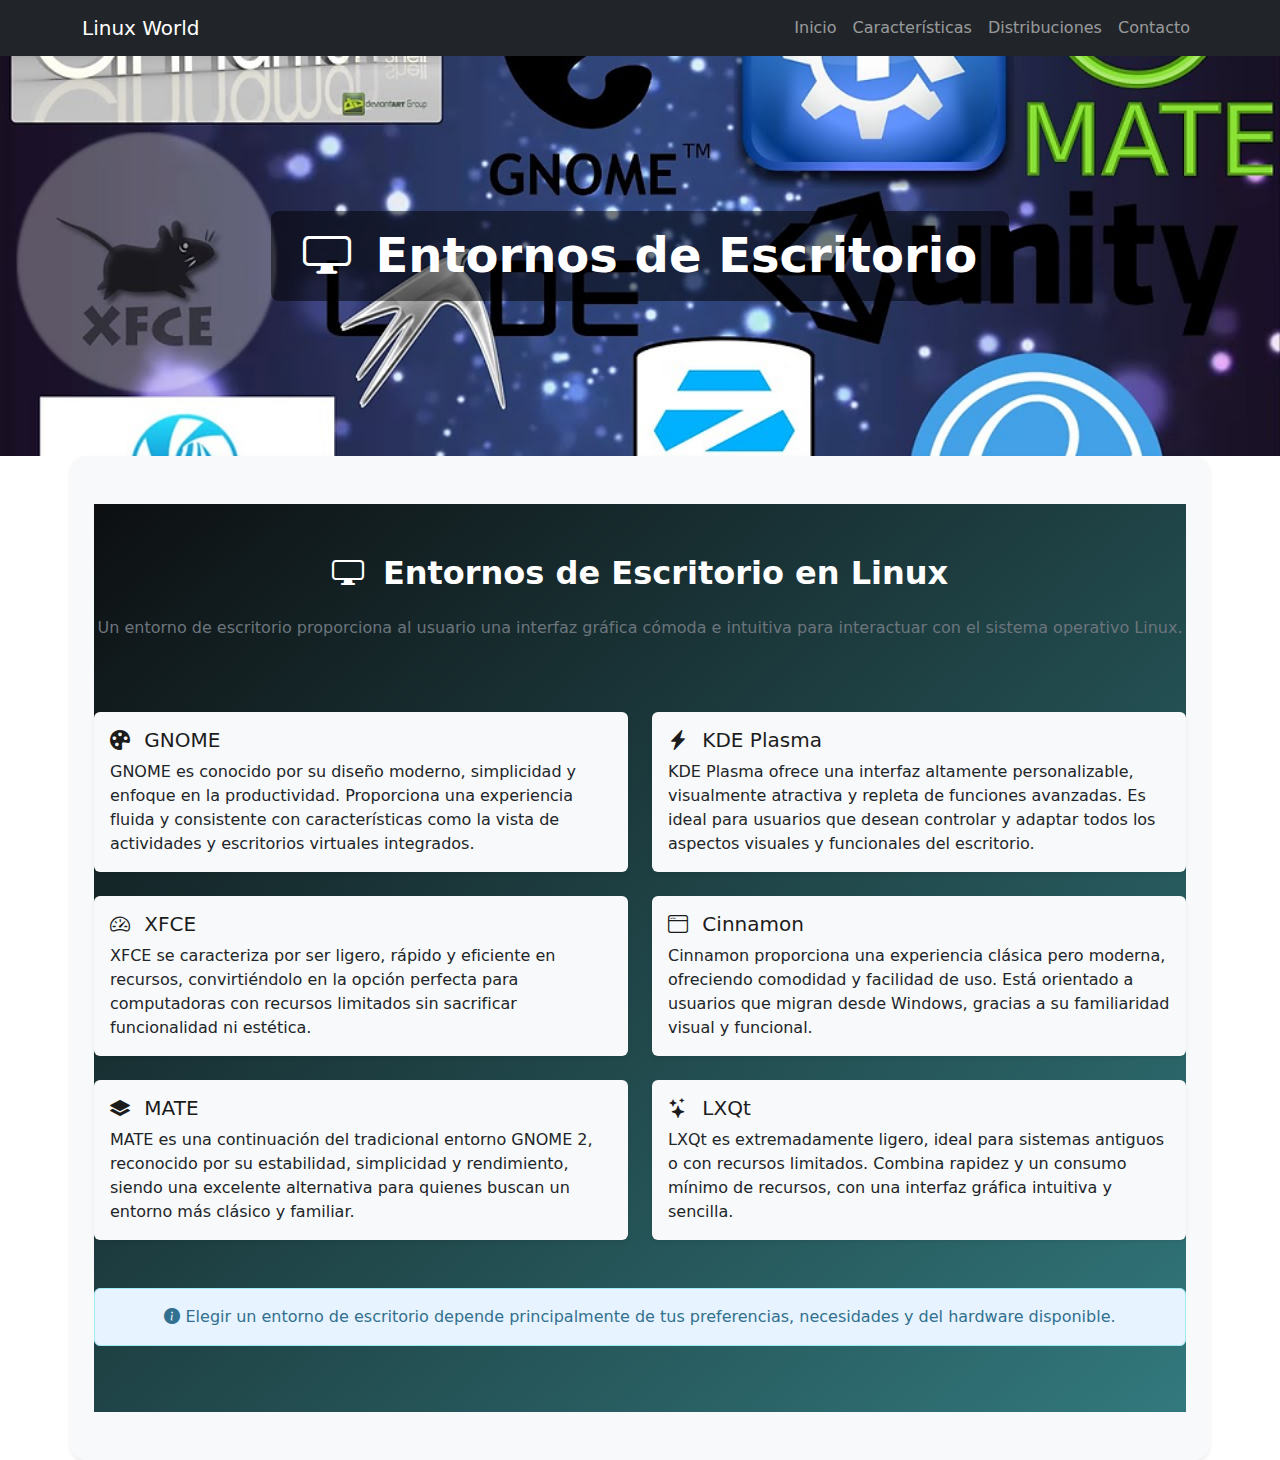
<file: entornos.html>
<!DOCTYPE html>
<html lang="es">
<head>
    <meta charset="UTF-8" />
    <meta name="viewport" content="width=device-width, initial-scale=1.0" />
    <title>Entornos de Escritorio</title>
    <!-- Bootstrap 5 -->
    <link href="https://cdn.jsdelivr.net/npm/bootstrap@5.3.2/dist/css/bootstrap.min.css" rel="stylesheet" />
    <!-- Iconos de Bootstrap -->
    <link rel="stylesheet" href="https://cdn.jsdelivr.net/npm/bootstrap-icons/font/bootstrap-icons.css" />
    <!-- Estilo personalizado -->
    <link rel="stylesheet" href="entornos.css" />
</head>
<body>
    <!-- Navbar -->
    <nav class="navbar navbar-expand-lg navbar-dark bg-dark">
        <div class="container">
            <a class="navbar-brand" href="index.html">Linux World</a>
            <button class="navbar-toggler" type="button" data-bs-toggle="collapse" data-bs-target="#navbarNav">
                <span class="navbar-toggler-icon"></span>
            </button>
            <div class="collapse navbar-collapse" id="navbarNav">
                <ul class="navbar-nav ms-auto">
                    <li class="nav-item"><a class="nav-link" href="index.html#introduccion">Inicio</a></li>
                    <li class="nav-item"><a class="nav-link" href="index.html#caracteristicas">Características</a></li>
                    <li class="nav-item"><a class="nav-link" href="index.html#distribuciones">Distribuciones</a></li>
                    <li class="nav-item"><a class="nav-link" href="index.html#contacto">Contacto</a></li>
                </ul>
            </div>
        </div>
    </nav>

    <!-- Hero -->
    <header class="text-white text-center d-flex align-items-center justify-content-center"
            style="height: 400px; background-image: url('imagenes/entornos.png'); background-size: cover; background-position: center; background-color: #1c2e4a;">
        <div style="background-color: rgba(0, 0, 0, 0.5); padding: 1rem 2rem; border-radius: 8px;">
            <h1 class="display-5 fw-semibold text-shadow mb-0">
                <i class="bi bi-display me-2"></i>
                Entornos de Escritorio
            </h1>
        </div>
    </header>

    <!-- Contenido principal -->
    <div class="container py-5 bg-body-tertiary rounded-4 shadow-sm px-4">
        <section id="entornos">
            <h2 class="text-center mb-4 text-white fw-bold">
                <i class="bi bi-display me-2"></i> Entornos de Escritorio en Linux
            </h2>
            
            <p class="text-center text-secondary mb-5">
                Un entorno de escritorio proporciona al usuario una interfaz gráfica cómoda e intuitiva para interactuar con el sistema operativo Linux.
            </p>

            <div class="row row-cols-1 row-cols-md-2 g-4 my-4">
                <div class="col">
                    <div class="card h-100 bg-light border-0 shadow-sm">
                        <div class="card-body">
                            <h5 class="card-title"><i class="bi bi-palette-fill me-2"></i> GNOME</h5>
                            <p class="card-text">
                                GNOME es conocido por su diseño moderno, simplicidad y enfoque en la productividad. Proporciona una experiencia fluida y consistente con características como la vista de actividades y escritorios virtuales integrados.
                            </p>
                        </div>
                    </div>
                </div>

                <div class="col">
                    <div class="card h-100 bg-light border-0 shadow-sm">
                        <div class="card-body">
                            <h5 class="card-title"><i class="bi bi-lightning-charge-fill me-2"></i> KDE Plasma</h5>
                            <p class="card-text">
                                KDE Plasma ofrece una interfaz altamente personalizable, visualmente atractiva y repleta de funciones avanzadas. Es ideal para usuarios que desean controlar y adaptar todos los aspectos visuales y funcionales del escritorio.
                            </p>
                        </div>
                    </div>
                </div>

                <div class="col">
                    <div class="card h-100 bg-light border-0 shadow-sm">
                        <div class="card-body">
                            <h5 class="card-title"><i class="bi bi-speedometer2 me-2"></i> XFCE</h5>
                            <p class="card-text">
                                XFCE se caracteriza por ser ligero, rápido y eficiente en recursos, convirtiéndolo en la opción perfecta para computadoras con recursos limitados sin sacrificar funcionalidad ni estética.
                            </p>
                        </div>
                    </div>
                </div>

                <div class="col">
                    <div class="card h-100 bg-light border-0 shadow-sm">
                        <div class="card-body">
                            <h5 class="card-title"><i class="bi bi-window me-2"></i> Cinnamon</h5>
                            <p class="card-text">
                                Cinnamon proporciona una experiencia clásica pero moderna, ofreciendo comodidad y facilidad de uso. Está orientado a usuarios que migran desde Windows, gracias a su familiaridad visual y funcional.
                            </p>
                        </div>
                    </div>
                </div>

                <div class="col">
                    <div class="card h-100 bg-light border-0 shadow-sm">
                        <div class="card-body">
                            <h5 class="card-title"><i class="bi bi-layers-fill me-2"></i> MATE</h5>
                            <p class="card-text">
                                MATE es una continuación del tradicional entorno GNOME 2, reconocido por su estabilidad, simplicidad y rendimiento, siendo una excelente alternativa para quienes buscan un entorno más clásico y familiar.
                            </p>
                        </div>
                    </div>
                </div>

                <div class="col">
                    <div class="card h-100 bg-light border-0 shadow-sm">
                        <div class="card-body">
                            <h5 class="card-title"><i class="bi bi-stars me-2"></i> LXQt</h5>
                            <p class="card-text">
                                LXQt es extremadamente ligero, ideal para sistemas antiguos o con recursos limitados. Combina rapidez y un consumo mínimo de recursos, con una interfaz gráfica intuitiva y sencilla.
                            </p>
                        </div>
                    </div>
                </div>
            </div>

            <div class="alert alert-info text-center mt-5" role="alert">
                <i class="bi bi-info-circle-fill"></i> 
                Elegir un entorno de escritorio depende principalmente de tus preferencias, necesidades y del hardware disponible.
            </div>
        </section>
    </div>
</body>
</html>
</file>
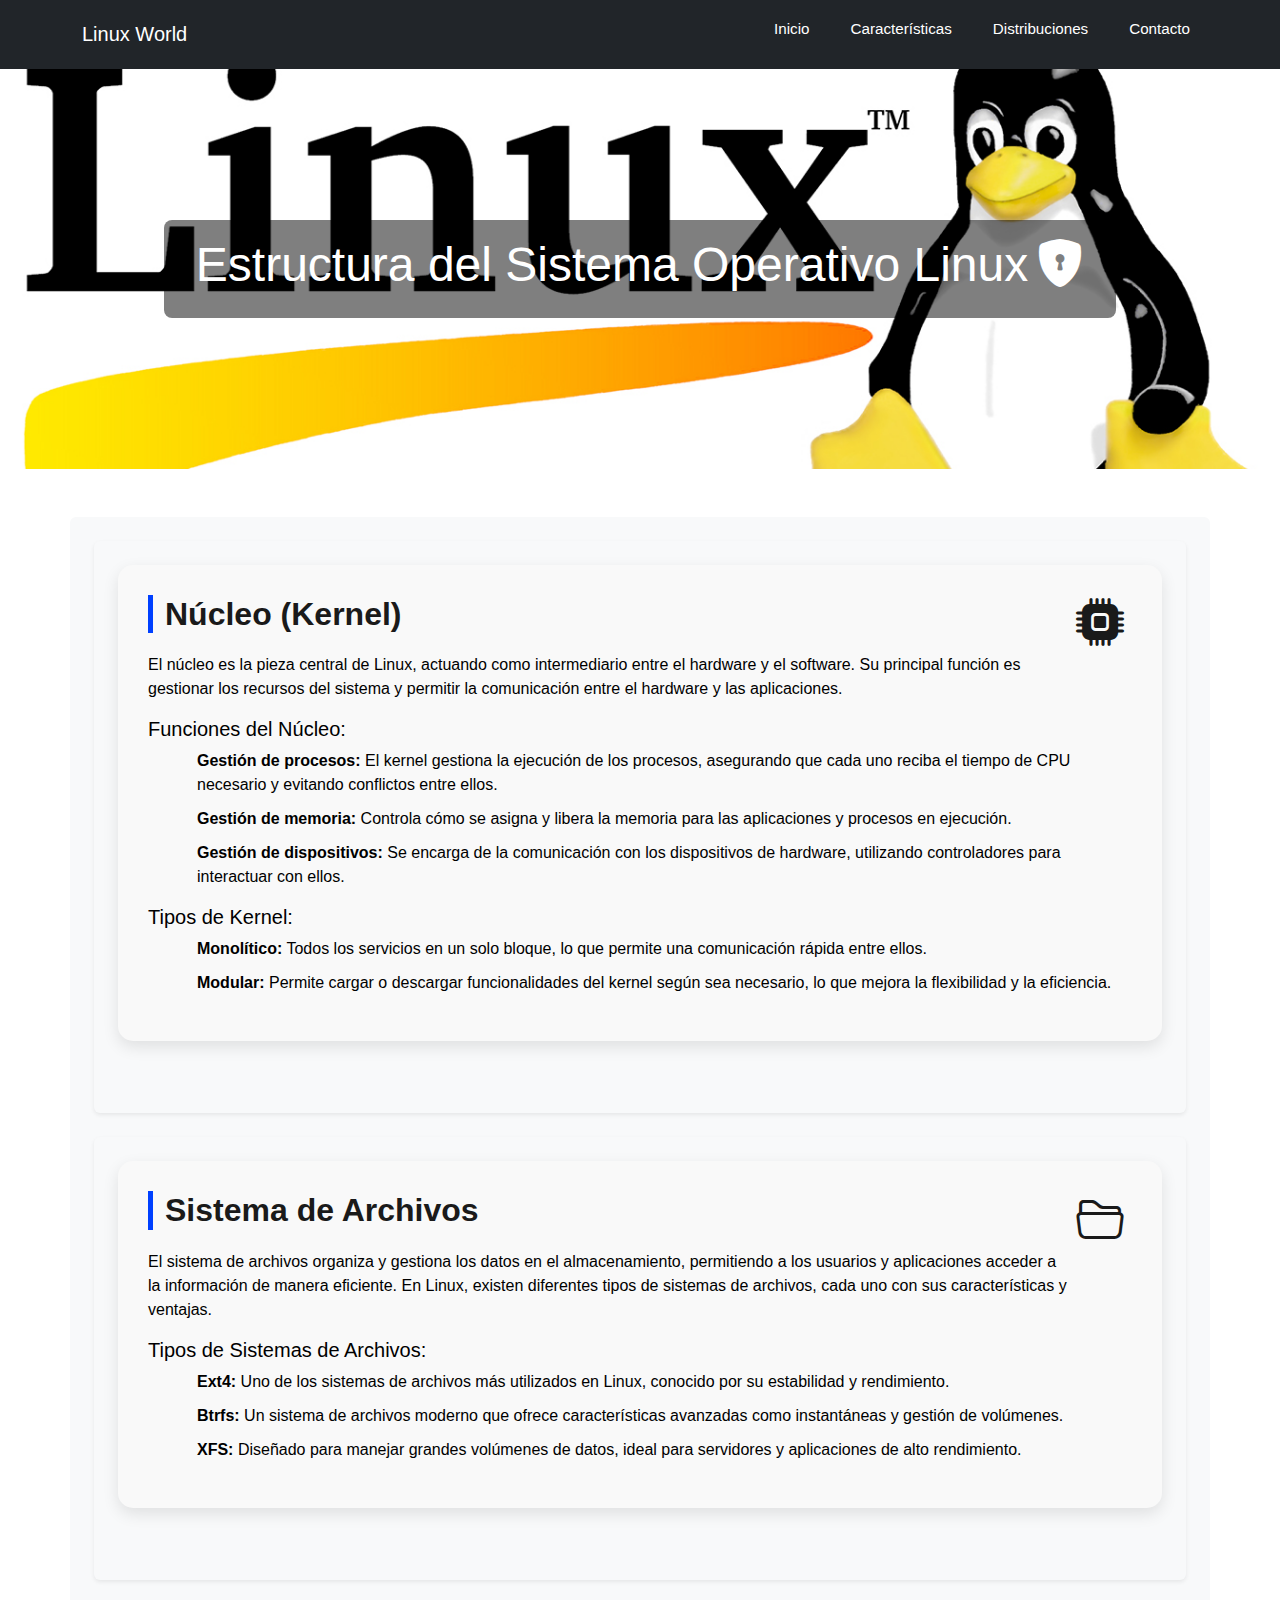
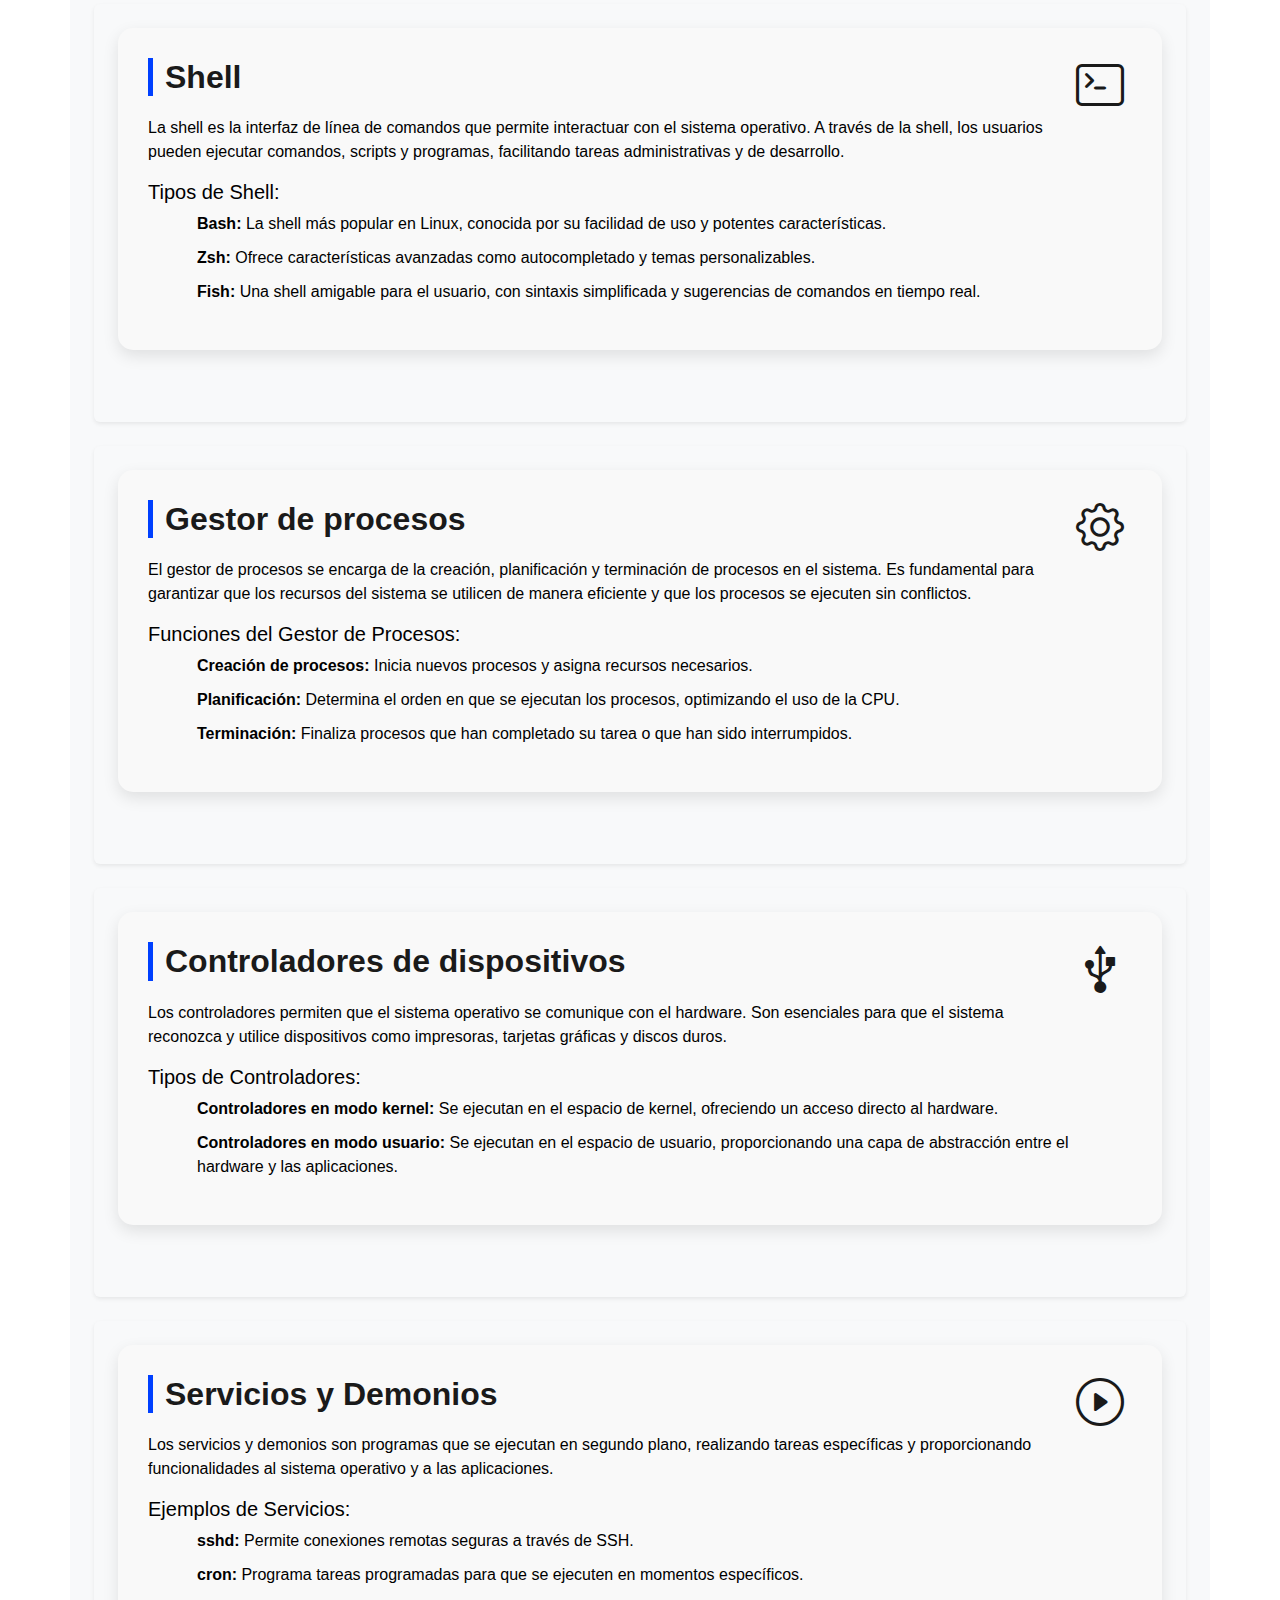
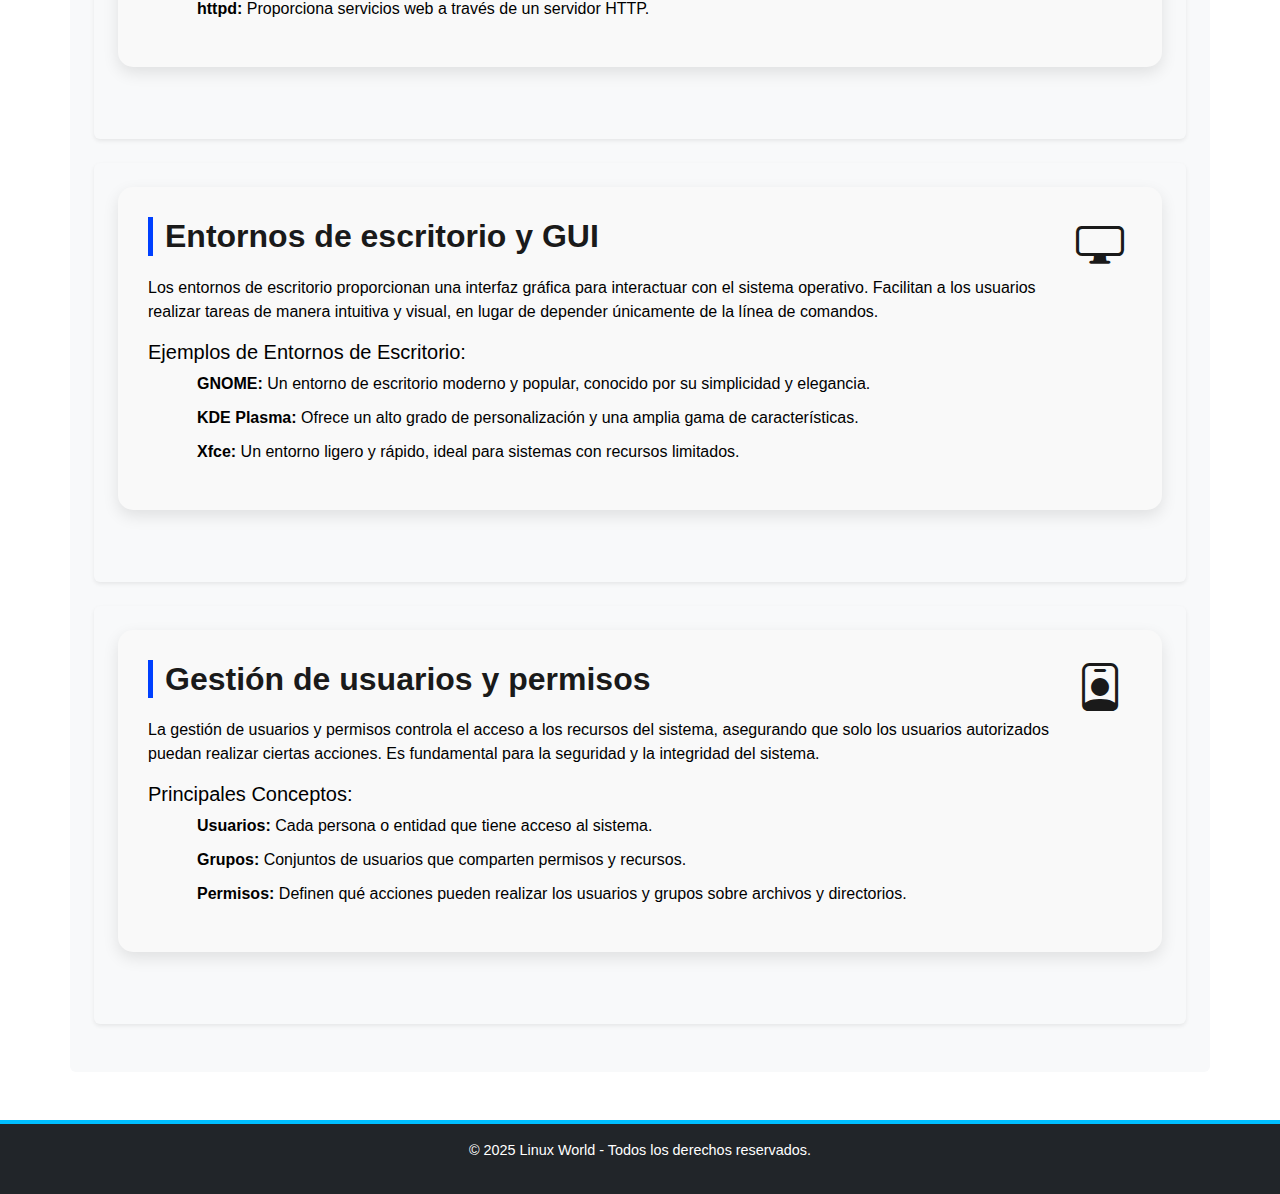
<file: Estructura.html>
<!DOCTYPE html>
<html lang="es">
<head>
    <meta charset="UTF-8">
    <meta name="viewport" content="width=device-width, initial-scale=1.0">
    <meta name="description" content="Estructura del sistema operativo Linux">
    <!-- Bootstrap 5 -->
    <link href="https://cdn.jsdelivr.net/npm/bootstrap@5.3.2/dist/css/bootstrap.min.css" rel="stylesheet">
    <!-- Iconos de Bootstrap -->
    <link rel="stylesheet" href="https://cdn.jsdelivr.net/npm/bootstrap-icons/font/bootstrap-icons.css">
    <!-- Tu hoja de estilos -->
    <link rel="stylesheet" href="Estructura.css">
</head>
<body>
    <!-- Navbar -->
    <nav class="navbar navbar-expand-lg navbar-dark bg-dark">
        <div class="container">
            <a class="navbar-brand" href="index.html">Linux World</a>
            <button class="navbar-toggler" type="button" data-bs-toggle="collapse" data-bs-target="#navbarNav">
                <span class="navbar-toggler-icon"></span>
            </button>
            <div class="collapse navbar-collapse" id="navbarNav">
                <ul class="navbar-nav ms-auto">
                    <li class="nav-item"><a class="nav-link" href="index.html#introduccion">Inicio</a></li>
                    <li class="nav-item"><a class="nav-link" href="index.html#caracteristicas">Características</a></li>
                    <li class="nav-item"><a class="nav-link" href="index.html#distribuciones">Distribuciones</a></li>
                    <li class="nav-item"><a class="nav-link" href="index.html#contacto">Contacto</a></li>
                </ul>
            </div>
        </div>
    </nav>

    <!-- Encabezado principal -->
    <header class="text-white text-center d-flex align-items-center justify-content-center"
            style="height: 400px; background-image: url('imagenes/linux.jpeg'); background-size: cover; background-position: center;">
        <div style="background-color: rgba(0, 0, 0, 0.5); padding: 1rem 2rem; border-radius: 8px;">
            <h1 class="display-5 fw-medium text-shadow mb-0">
                <i class="bi bi-shield-lock-fill float-end ms-2 mb-2 icon-lg"></i>
                Estructura del Sistema Operativo Linux
            </h1>
        </div>
    </header>

    <!-- Contenido principal -->
    <div class="container my-5 bg-body-tertiary rounded p-4">
        <div class="bg-light p-4 rounded shadow-sm mb-4">
            <section class="mb-5">
                <h2><i class="bi bi-cpu-fill me-2"></i> Núcleo (Kernel)</h2>
                <p>El núcleo es la pieza central de Linux, actuando como intermediario entre el hardware y el software. Su principal función es gestionar los recursos del sistema y permitir la comunicación entre el hardware y las aplicaciones.</p>
                <h5 class="mt-3">Funciones del Núcleo:</h5>
                <ul>
                    <li><strong>Gestión de procesos:</strong> El kernel gestiona la ejecución de los procesos, asegurando que cada uno reciba el tiempo de CPU necesario y evitando conflictos entre ellos.</li>
                    <li><strong>Gestión de memoria:</strong> Controla cómo se asigna y libera la memoria para las aplicaciones y procesos en ejecución.</li>
                    <li><strong>Gestión de dispositivos:</strong> Se encarga de la comunicación con los dispositivos de hardware, utilizando controladores para interactuar con ellos.</li>
                </ul>
                <h5 class="mt-3">Tipos de Kernel:</h5>
                <ul>
                    <li><strong>Monolítico:</strong> Todos los servicios en un solo bloque, lo que permite una comunicación rápida entre ellos.</li>
                    <li><strong>Modular:</strong> Permite cargar o descargar funcionalidades del kernel según sea necesario, lo que mejora la flexibilidad y la eficiencia.</li>
                </ul>
            </section>
        </div>
        <div class="bg-light p-4 rounded shadow-sm mb-4">
            <section class="mb-5">
                <h2><i class="bi bi-folder2-open me-2"></i> Sistema de Archivos</h2>
                <p>El sistema de archivos organiza y gestiona los datos en el almacenamiento, permitiendo a los usuarios y aplicaciones acceder a la información de manera eficiente. En Linux, existen diferentes tipos de sistemas de archivos, cada uno con sus características y ventajas.</p>
                <h5 class="mt-3">Tipos de Sistemas de Archivos:</h5>
                <ul>
                    <li><strong>Ext4:</strong> Uno de los sistemas de archivos más utilizados en Linux, conocido por su estabilidad y rendimiento.</li>
                    <li><strong>Btrfs:</strong> Un sistema de archivos moderno que ofrece características avanzadas como instantáneas y gestión de volúmenes.</li>
                    <li><strong>XFS:</strong> Diseñado para manejar grandes volúmenes de datos, ideal para servidores y aplicaciones de alto rendimiento.</li>
                </ul>
            </section>
        </div>
        <div class="bg-light p-4 rounded shadow-sm mb-4">
            <section class="mb-5">
                <h2><i class="bi bi-terminal me-2"></i> Shell</h2>
                <p>La shell es la interfaz de línea de comandos que permite interactuar con el sistema operativo. A través de la shell, los usuarios pueden ejecutar comandos, scripts y programas, facilitando tareas administrativas y de desarrollo.</p>
                <h5 class="mt-3">Tipos de Shell:</h5>
                <ul>
                    <li><strong>Bash:</strong> La shell más popular en Linux, conocida por su facilidad de uso y potentes características.</li>
                    <li><strong>Zsh:</strong> Ofrece características avanzadas como autocompletado y temas personalizables.</li>
                    <li><strong>Fish:</strong> Una shell amigable para el usuario, con sintaxis simplificada y sugerencias de comandos en tiempo real.</li>
                </ul>
            </section>
        </div>
        <div class="bg-light p-4 rounded shadow-sm mb-4">
            <section class="mb-5">
                <h2><i class="bi bi-gear me-2"></i> Gestor de procesos</h2>
                <p>El gestor de procesos se encarga de la creación, planificación y terminación de procesos en el sistema. Es fundamental para garantizar que los recursos del sistema se utilicen de manera eficiente y que los procesos se ejecuten sin conflictos.</p>
                <h5 class="mt-3">Funciones del Gestor de Procesos:</h5>
                <ul>
                    <li><strong>Creación de procesos:</strong> Inicia nuevos procesos y asigna recursos necesarios.</li>
                    <li><strong>Planificación:</strong> Determina el orden en que se ejecutan los procesos, optimizando el uso de la CPU.</li>
                    <li><strong>Terminación:</strong> Finaliza procesos que han completado su tarea o que han sido interrumpidos.</li>
                </ul>
            </section>
        </div>
        <div class="bg-light p-4 rounded shadow-sm mb-4">
            <section class="mb-5">
                <h2><i class="bi bi-usb-symbol me-2"></i> Controladores de dispositivos</h2>
                <p>Los controladores permiten que el sistema operativo se comunique con el hardware. Son esenciales para que el sistema reconozca y utilice dispositivos como impresoras, tarjetas gráficas y discos duros.</p>
                <h5 class="mt-3">Tipos de Controladores:</h5>
                <ul>
                    <li><strong>Controladores en modo kernel:</strong> Se ejecutan en el espacio de kernel, ofreciendo un acceso directo al hardware.</li>
                    <li><strong>Controladores en modo usuario:</strong> Se ejecutan en el espacio de usuario, proporcionando una capa de abstracción entre el hardware y las aplicaciones.</li>
                </ul>
            </section>
        </div>
        <div class="bg-light p-4 rounded shadow-sm mb-4">
            <section class="mb-5">
                <h2><i class="bi bi-play-circle me-2"></i> Servicios y Demonios</h2>
                <p>Los servicios y demonios son programas que se ejecutan en segundo plano, realizando tareas específicas y proporcionando funcionalidades al sistema operativo y a las aplicaciones.</p>
                <h5 class="mt-3">Ejemplos de Servicios:</h5>
                <ul>
                    <li><strong>sshd:</strong> Permite conexiones remotas seguras a través de SSH.</li>
                    <li><strong>cron:</strong> Programa tareas programadas para que se ejecuten en momentos específicos.</li>
                    <li><strong>httpd:</strong> Proporciona servicios web a través de un servidor HTTP.</li>
                </ul>
            </section>
        </div>
        <div class="bg-light p-4 rounded shadow-sm mb-4">
            <section class="mb-5">
                <h2><i class="bi bi-display me-2"></i> Entornos de escritorio y GUI</h2>
                <p>Los entornos de escritorio proporcionan una interfaz gráfica para interactuar con el sistema operativo. Facilitan a los usuarios realizar tareas de manera intuitiva y visual, en lugar de depender únicamente de la línea de comandos.</p>
                <h5 class="mt-3">Ejemplos de Entornos de Escritorio:</h5>
                <ul>
                    <li><strong>GNOME:</strong> Un entorno de escritorio moderno y popular, conocido por su simplicidad y elegancia.</li>
                    <li><strong>KDE Plasma:</strong> Ofrece un alto grado de personalización y una amplia gama de características.</li>
                    <li><strong>Xfce:</strong> Un entorno ligero y rápido, ideal para sistemas con recursos limitados.</li>
                </ul>
            </section>
        </div>
        <div class="bg-light p-4 rounded shadow-sm mb-4">
            <section class="mb-5">
                <h2><i class="bi bi-person-badge me-2"></i> Gestión de usuarios y permisos</h2>
                <p>La gestión de usuarios y permisos controla el acceso a los recursos del sistema, asegurando que solo los usuarios autorizados puedan realizar ciertas acciones. Es fundamental para la seguridad y la integridad del sistema.</p>
                <h5 class="mt-3">Principales Conceptos:</h5>
                <ul>
                    <li><strong>Usuarios:</strong> Cada persona o entidad que tiene acceso al sistema.</li>
                    <li><strong>Grupos:</strong> Conjuntos de usuarios que comparten permisos y recursos.</li>
                    <li><strong>Permisos:</strong> Definen qué acciones pueden realizar los usuarios y grupos sobre archivos y directorios.</li>
                </ul>
            </section>
        </div>
    </div>

    <!-- Footer -->
    <footer class="bg-dark text-white text-center py-3">
        <p>&copy; 2025 Linux World - Todos los derechos reservados.</p>
    </footer>

    <!-- Bootstrap JS -->
    <script src="https://cdn.jsdelivr.net/npm/bootstrap@5.3.2/dist/js/bootstrap.bundle.min.js"></script>
</body>
</html>
</file>
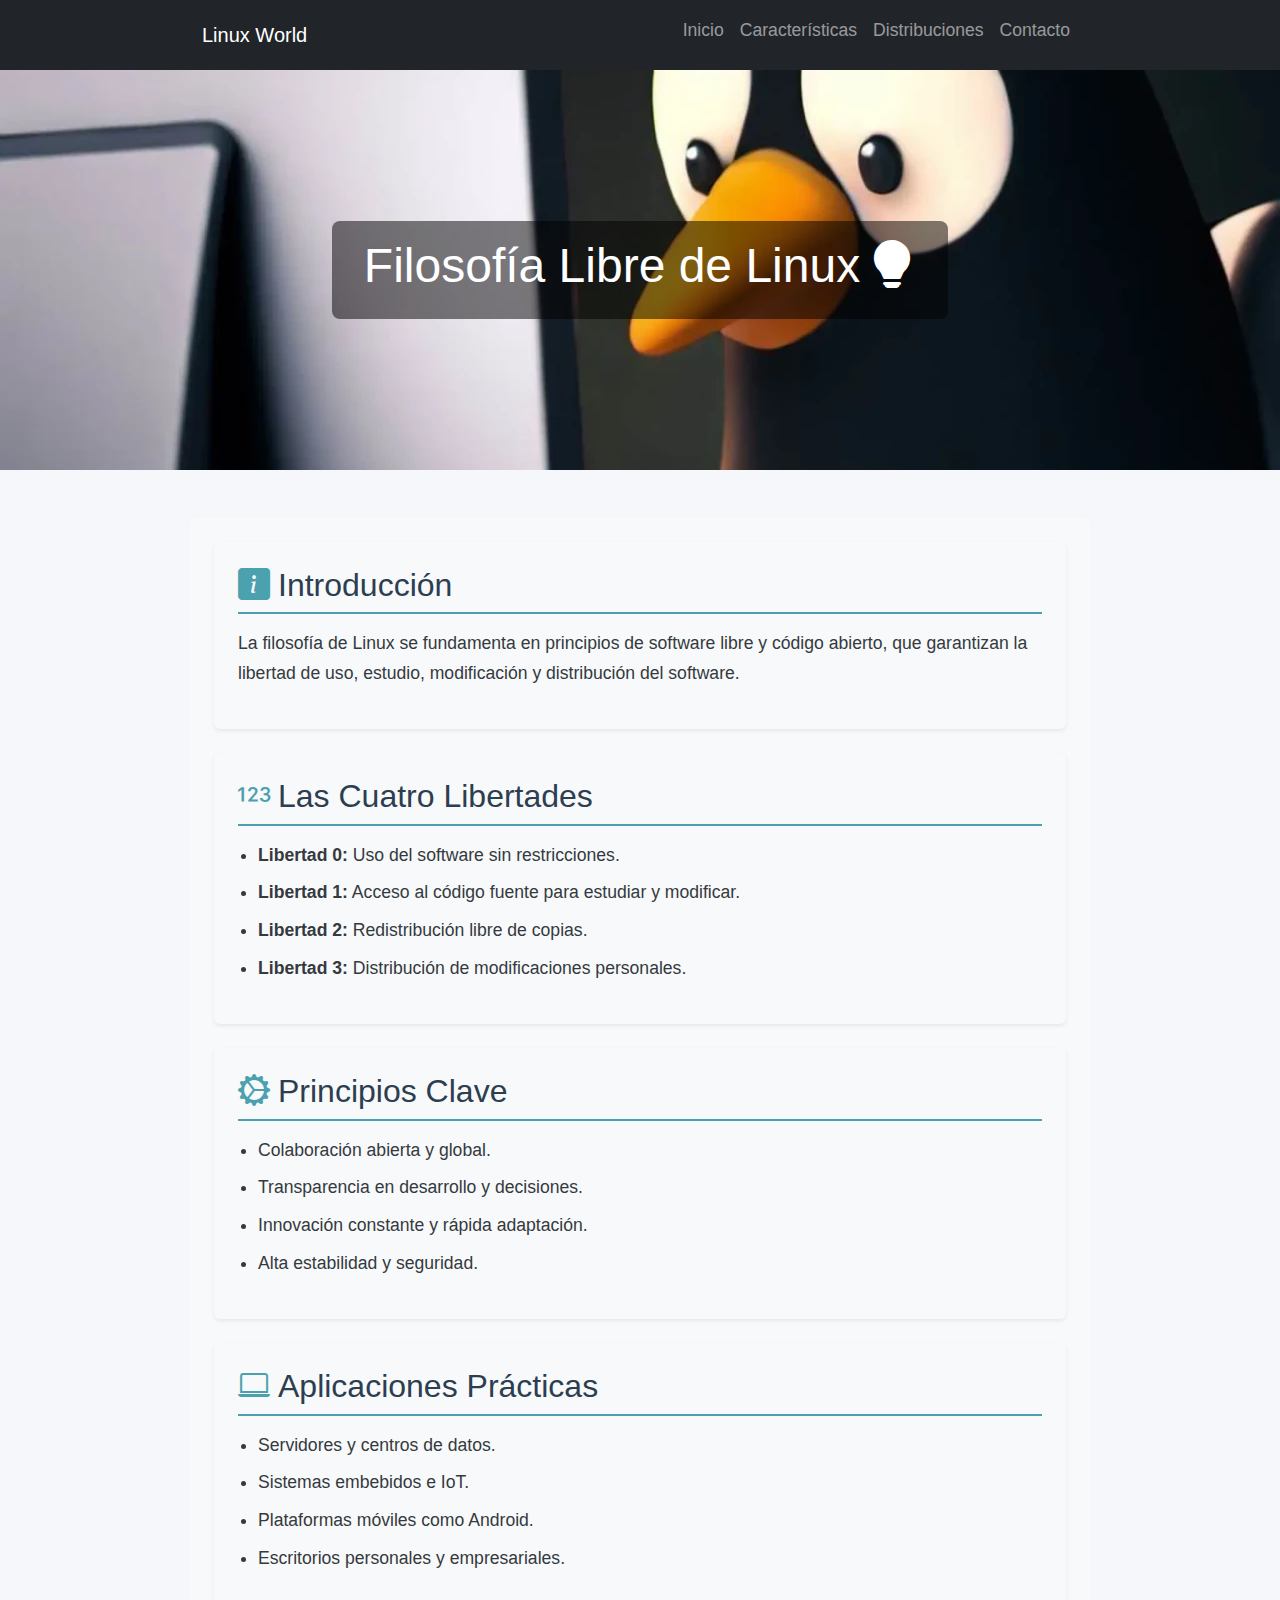
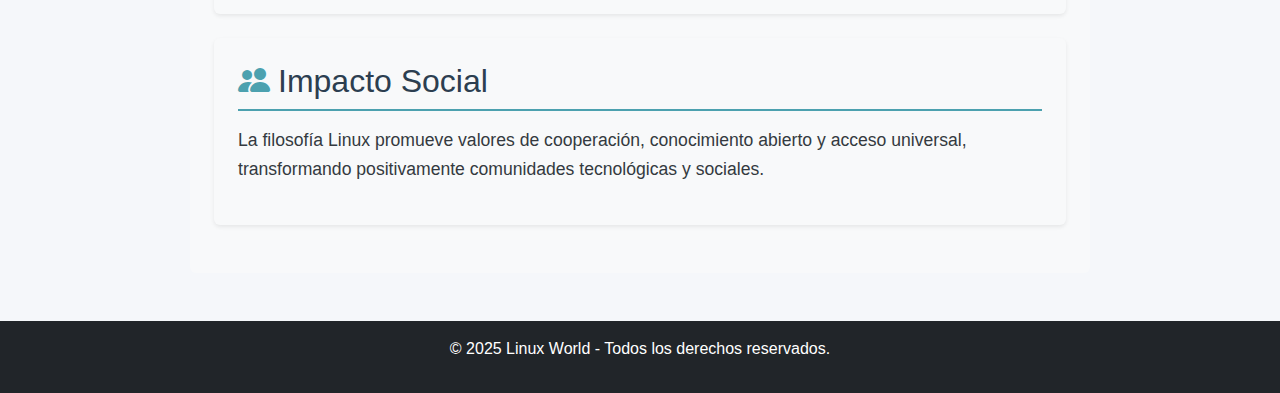
<file: filosofia.html>
<!DOCTYPE html>
<html lang="es">
<head>
    <meta charset="UTF-8">
    <meta name="viewport" content="width=device-width, initial-scale=1.0">
    <meta name="description" content="Filosofía libre del sistema operativo Linux">
    <link href="https://cdn.jsdelivr.net/npm/bootstrap@5.3.2/dist/css/bootstrap.min.css" rel="stylesheet">
    <link rel="stylesheet" href="https://cdn.jsdelivr.net/npm/bootstrap-icons/font/bootstrap-icons.css">
    <link rel="stylesheet" href="filosofia.css">
    <title>Filosofía Libre de Linux</title>
</head>
<body>
    <nav class="navbar navbar-expand-lg navbar-dark bg-dark">
        <div class="container">
            <a class="navbar-brand" href="index.html">Linux World</a>
            <button class="navbar-toggler" type="button" data-bs-toggle="collapse" data-bs-target="#navbarNav">
                <span class="navbar-toggler-icon"></span>
            </button>
            <div class="collapse navbar-collapse" id="navbarNav">
                <ul class="navbar-nav ms-auto">
                    <li class="nav-item"><a class="nav-link" href="index.html#introduccion">Inicio</a></li>
                    <li class="nav-item"><a class="nav-link" href="index.html#caracteristicas">Características</a></li>
                    <li class="nav-item"><a class="nav-link" href="index.html#distribuciones">Distribuciones</a></li>
                    <li class="nav-item"><a class="nav-link" href="index.html#contacto">Contacto</a></li>
                </ul>
            </div>
        </div>
    </nav>

    <header class="text-white text-center d-flex align-items-center justify-content-center"
            style="height: 400px; background-image: url('imagenes/filosofia.webp'); background-size: cover; background-position: center;">
        <div style="background-color: rgba(0, 0, 0, 0.5); padding: 1rem 2rem; border-radius: 8px;">
            <h1 class="display-5 fw-medium text-shadow mb-0">
                <i class="bi bi-lightbulb-fill float-end ms-2 mb-2 icon-lg"></i>
                Filosofía Libre de Linux
            </h1>
        </div>
    </header>

    <div class="container my-5 bg-body-tertiary rounded p-4">
        <!-- Introducción -->
        <div class="bg-light p-4 rounded shadow-sm mb-4">
            <section>
                <h2><i class="bi bi-info-square-fill me-2"></i>Introducción</h2>
                <p>La filosofía de Linux se fundamenta en principios de software libre y código abierto, que garantizan la libertad de uso, estudio, modificación y distribución del software.</p>
            </section>
        </div>

        <!-- Las Cuatro Libertades -->
        <div class="bg-light p-4 rounded shadow-sm mb-4">
            <section>
                <h2><i class="bi bi-123 me-2"></i>Las Cuatro Libertades</h2>
                <ul>
                    <li><strong>Libertad 0:</strong> Uso del software sin restricciones.</li>
                    <li><strong>Libertad 1:</strong> Acceso al código fuente para estudiar y modificar.</li>
                    <li><strong>Libertad 2:</strong> Redistribución libre de copias.</li>
                    <li><strong>Libertad 3:</strong> Distribución de modificaciones personales.</li>
                </ul>
            </section>
        </div>

        <!-- Principios Clave -->
        <div class="bg-light p-4 rounded shadow-sm mb-4">
            <section>
                <h2><i class="bi bi-gear-wide-connected me-2"></i>Principios Clave</h2>
                <ul>
                    <li>Colaboración abierta y global.</li>
                    <li>Transparencia en desarrollo y decisiones.</li>
                    <li>Innovación constante y rápida adaptación.</li>
                    <li>Alta estabilidad y seguridad.</li>
                </ul>
            </section>
        </div>

        <!-- Aplicaciones Prácticas -->
        <div class="bg-light p-4 rounded shadow-sm mb-4">
            <section>
                <h2><i class="bi bi-laptop me-2"></i>Aplicaciones Prácticas</h2>
                <ul>
                    <li>Servidores y centros de datos.</li>
                    <li>Sistemas embebidos e IoT.</li>
                    <li>Plataformas móviles como Android.</li>
                    <li>Escritorios personales y empresariales.</li>
                </ul>
            </section>
        </div>

        <!-- Impacto Social -->
        <div class="bg-light p-4 rounded shadow-sm mb-4">
            <section>
                <h2><i class="bi bi-people-fill me-2"></i>Impacto Social</h2>
                <p>La filosofía Linux promueve valores de cooperación, conocimiento abierto y acceso universal, transformando positivamente comunidades tecnológicas y sociales.</p>
            </section>
        </div>
    </div>

    <footer class="bg-dark text-white text-center py-3">
        <p>&copy; 2025 Linux World - Todos los derechos reservados.</p>
    </footer>

    <script src="https://cdn.jsdelivr.net/npm/bootstrap@5.3.2/dist/js/bootstrap.bundle.min.js"></script>
</body>
</html>
</file>
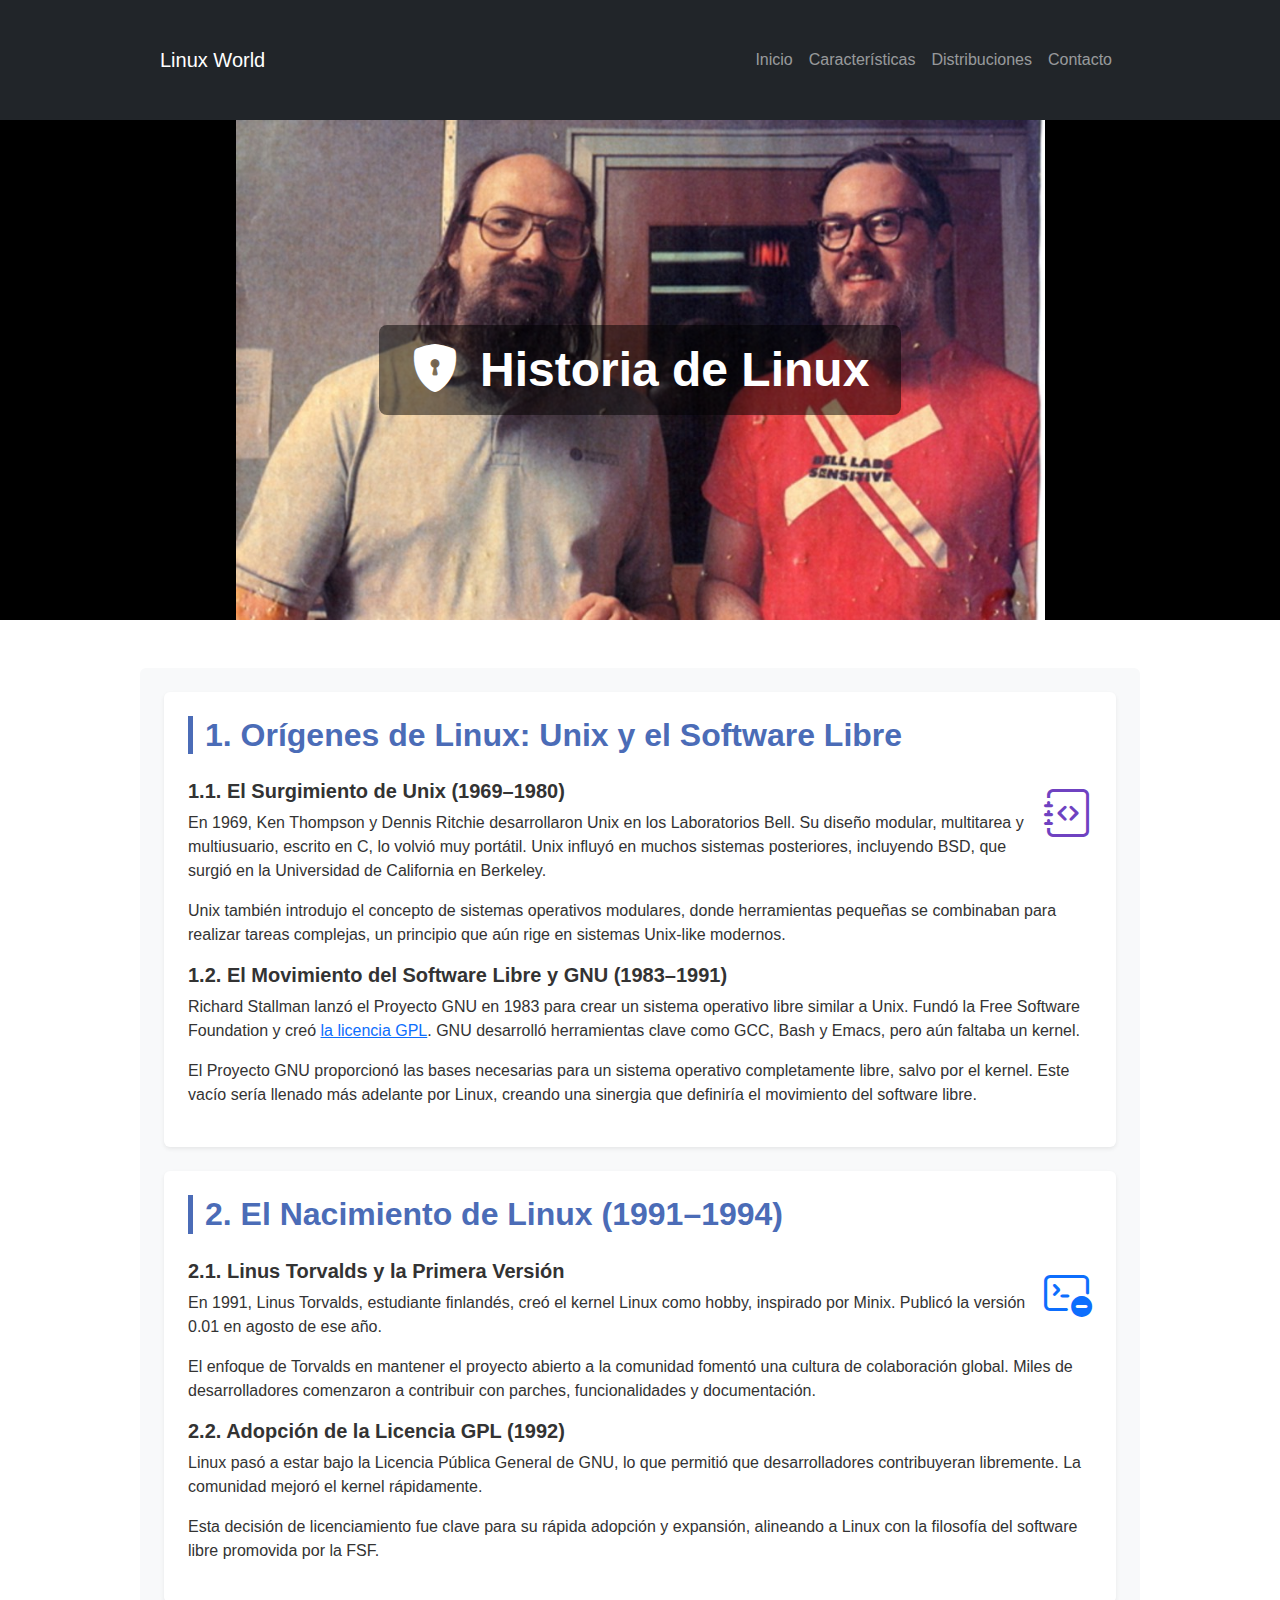
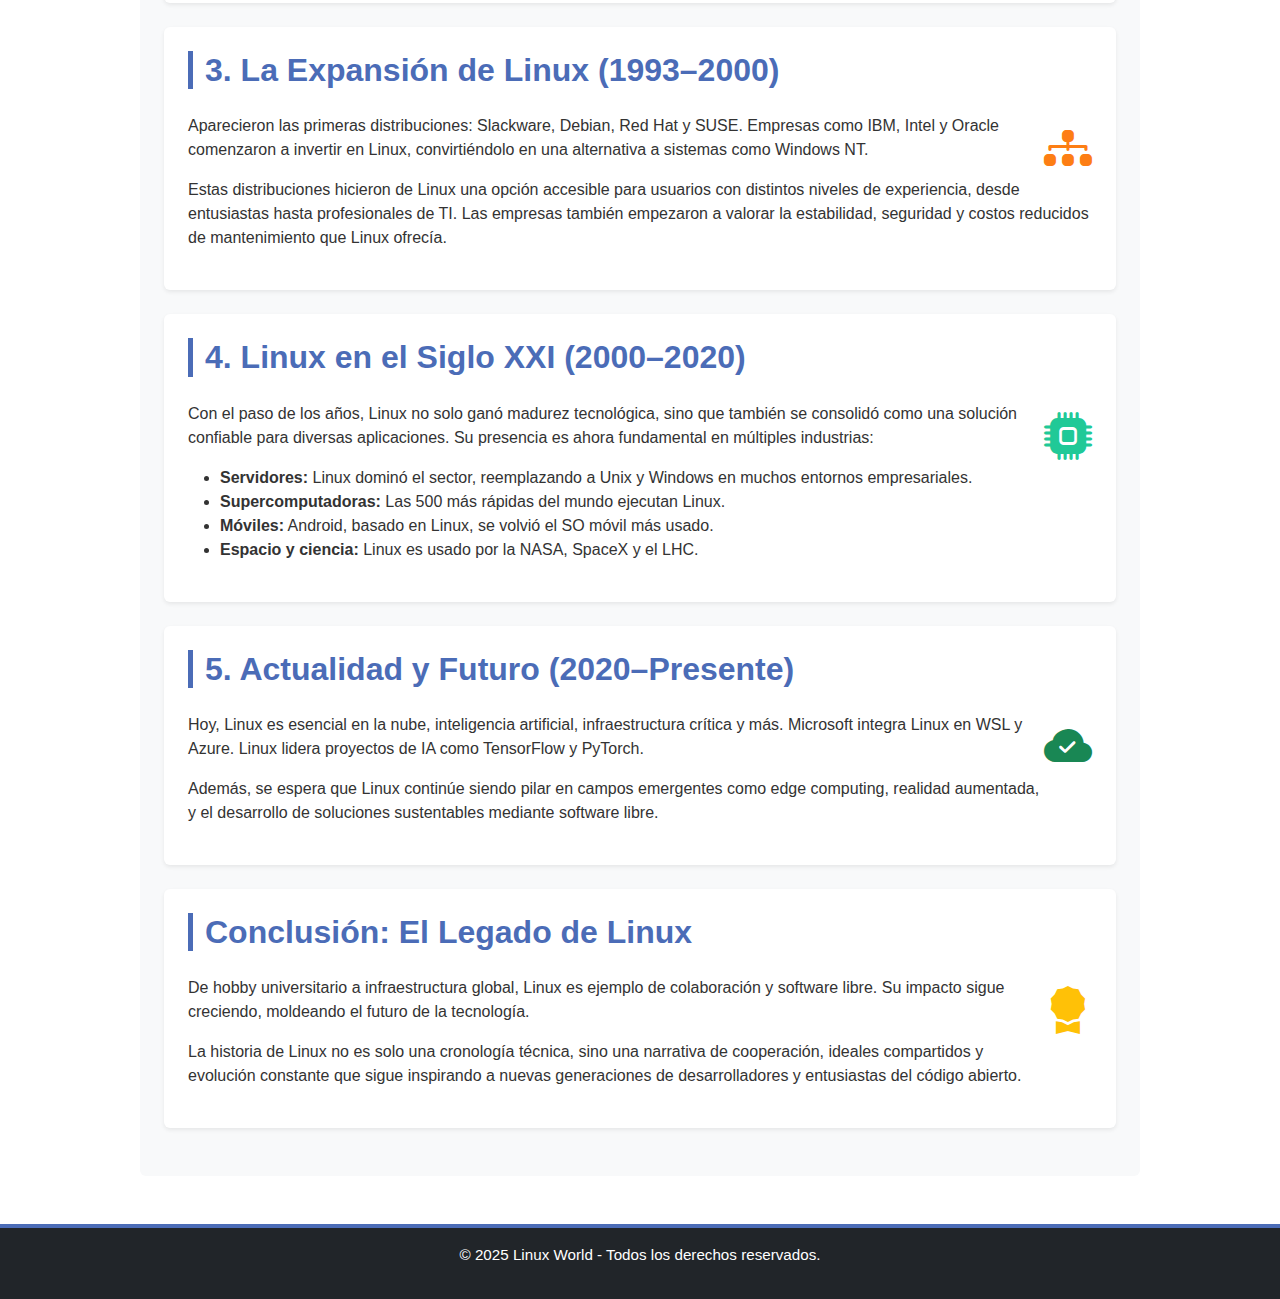
<file: historia.html>
<!DOCTYPE html>
<html lang="es">
<head>
    <meta charset="UTF-8" />
    <meta name="viewport" content="width=device-width, initial-scale=1.0" />
    <title>Historia de Linux</title>
    <!-- Bootstrap 5 -->
    <link href="https://cdn.jsdelivr.net/npm/bootstrap@5.3.2/dist/css/bootstrap.min.css" rel="stylesheet" />
    <!-- Iconos de Bootstrap -->
    <link rel="stylesheet" href="https://cdn.jsdelivr.net/npm/bootstrap-icons/font/bootstrap-icons.css" />
    <!-- Estilo personalizado -->
    <link rel="stylesheet" href="historia.css" />
</head>
<body>
    <!-- Navbar -->
    <nav class="navbar navbar-expand-lg navbar-dark bg-dark py-0">
        <div class="container">
            <a class="navbar-brand fs-5" href="index.html">Linux World</a>
            <button class="navbar-toggler" type="button" data-bs-toggle="collapse" data-bs-target="#navbarNav">
                <span class="navbar-toggler-icon"></span>
            </button>
            <div class="collapse navbar-collapse" id="navbarNav">
                <ul class="navbar-nav ms-auto">
                    <li class="nav-item"><a class="nav-link small" href="index.html#introduccion">Inicio</a></li>
                    <li class="nav-item"><a class="nav-link small" href="index.html#caracteristicas">Características</a></li>
                    <li class="nav-item"><a class="nav-link small" href="index.html#distribuciones">Distribuciones</a></li>
                    <li class="nav-item"><a class="nav-link small" href="index.html#contacto">Contacto</a></li>
                </ul>
            </div>
        </div>
    </nav>

    <!-- Hero -->
    <header class="text-white text-center d-flex align-items-center justify-content-center"
            style="height: 500px; background-image: url('imagenes/historia.jpeg'); background-size: contain; background-repeat: no-repeat; background-position: center; background-color: #000;">
        <div style="background-color: rgba(0, 0, 0, 0.5); padding: 1rem 2rem; border-radius: 8px;">
            <h1 class="display-5 fw-semibold text-shadow mb-0">
                <i class="bi bi-shield-lock-fill me-2"></i>
                Historia de Linux
            </h1>
        </div>
    </header>

    <!-- Contenido principal -->
    <div class="container my-5 bg-light rounded p-4">
        <section class="bg-white p-4 rounded shadow-sm mb-4">
            <h2>1. Orígenes de Linux: Unix y el Software Libre</h2>
            <i class="bi bi-journal-code float-end ms-1 mb-2" style="font-size: 3rem; color: #6f42c1;"></i>
            <h5><strong>1.1. El Surgimiento de Unix (1969–1980)</strong></h5>
            <p>En 1969, Ken Thompson y Dennis Ritchie desarrollaron Unix en los Laboratorios Bell. Su diseño modular, multitarea y multiusuario, escrito en C, lo volvió muy portátil. Unix influyó en muchos sistemas posteriores, incluyendo BSD, que surgió en la Universidad de California en Berkeley.</p>
            <p>Unix también introdujo el concepto de sistemas operativos modulares, donde herramientas pequeñas se combinaban para realizar tareas complejas, un principio que aún rige en sistemas Unix-like modernos.</p>
            <h5><strong>1.2. El Movimiento del Software Libre y GNU (1983–1991)</strong></h5>
            <p>Richard Stallman lanzó el Proyecto GNU en 1983 para crear un sistema operativo libre similar a Unix. Fundó la Free Software Foundation y creó <a href="#">la licencia GPL</a>. GNU desarrolló herramientas clave como GCC, Bash y Emacs, pero aún faltaba un kernel.</p>
            <p>El Proyecto GNU proporcionó las bases necesarias para un sistema operativo completamente libre, salvo por el kernel. Este vacío sería llenado más adelante por Linux, creando una sinergia que definiría el movimiento del software libre.</p>
        </section>

        <section class="bg-white p-4 rounded shadow-sm mb-4">
            <h2>2. El Nacimiento de Linux (1991–1994)</h2>
            <i class="bi bi-terminal-dash float-end ms-1 mb-2" style="font-size: 3rem; color: #0d6efd;"></i>
            <h5><strong>2.1. Linus Torvalds y la Primera Versión</strong></h5>
            <p>En 1991, Linus Torvalds, estudiante finlandés, creó el kernel Linux como hobby, inspirado por Minix. Publicó la versión 0.01 en agosto de ese año.</p>
            <p>El enfoque de Torvalds en mantener el proyecto abierto a la comunidad fomentó una cultura de colaboración global. Miles de desarrolladores comenzaron a contribuir con parches, funcionalidades y documentación.</p>
            <h5><strong>2.2. Adopción de la Licencia GPL (1992)</strong></h5>
            <p>Linux pasó a estar bajo la Licencia Pública General de GNU, lo que permitió que desarrolladores contribuyeran libremente. La comunidad mejoró el kernel rápidamente.</p>
            <p>Esta decisión de licenciamiento fue clave para su rápida adopción y expansión, alineando a Linux con la filosofía del software libre promovida por la FSF.</p>
        </section>

        <section class="bg-white p-4 rounded shadow-sm mb-4">
            <h2>3. La Expansión de Linux (1993–2000)</h2>
            <i class="bi bi-diagram-3-fill float-end ms-1 mb-2" style="font-size: 3rem; color: #fd7e14;"></i>
            <p>Aparecieron las primeras distribuciones: Slackware, Debian, Red Hat y SUSE. Empresas como IBM, Intel y Oracle comenzaron a invertir en Linux, convirtiéndolo en una alternativa a sistemas como Windows NT.</p>
            <p>Estas distribuciones hicieron de Linux una opción accesible para usuarios con distintos niveles de experiencia, desde entusiastas hasta profesionales de TI. Las empresas también empezaron a valorar la estabilidad, seguridad y costos reducidos de mantenimiento que Linux ofrecía.</p>
        </section>

        <section class="bg-white p-4 rounded shadow-sm mb-4">
            <h2>4. Linux en el Siglo XXI (2000–2020)</h2>
            <i class="bi bi-cpu-fill float-end ms-1 mb-2" style="font-size: 3rem; color: #20c997;"></i>
            <p>Con el paso de los años, Linux no solo ganó madurez tecnológica, sino que también se consolidó como una solución confiable para diversas aplicaciones. Su presencia es ahora fundamental en múltiples industrias:</p>
            <ul>
                <li><strong>Servidores:</strong> Linux dominó el sector, reemplazando a Unix y Windows en muchos entornos empresariales.</li>
                <li><strong>Supercomputadoras:</strong> Las 500 más rápidas del mundo ejecutan Linux.</li>
                <li><strong>Móviles:</strong> Android, basado en Linux, se volvió el SO móvil más usado.</li>
                <li><strong>Espacio y ciencia:</strong> Linux es usado por la NASA, SpaceX y el LHC.</li>
            </ul>
        </section>

        <section class="bg-white p-4 rounded shadow-sm mb-4">
            <h2>5. Actualidad y Futuro (2020–Presente)</h2>
            <i class="bi bi-cloud-check-fill float-end ms-1 mb-2" style="font-size: 3rem; color: #198754;"></i>
            <p>Hoy, Linux es esencial en la nube, inteligencia artificial, infraestructura crítica y más. Microsoft integra Linux en WSL y Azure. Linux lidera proyectos de IA como TensorFlow y PyTorch.</p>
            <p>Además, se espera que Linux continúe siendo pilar en campos emergentes como edge computing, realidad aumentada, y el desarrollo de soluciones sustentables mediante software libre.</p>
        </section>

        <section class="bg-white p-4 rounded shadow-sm mb-4">
            <h2>Conclusión: El Legado de Linux</h2>
            <i class="bi bi-award-fill float-end ms-1 mb-2" style="font-size: 3rem; color: #ffc107;"></i>
            <p>De hobby universitario a infraestructura global, Linux es ejemplo de colaboración y software libre. Su impacto sigue creciendo, moldeando el futuro de la tecnología.</p>
            <p>La historia de Linux no es solo una cronología técnica, sino una narrativa de cooperación, ideales compartidos y evolución constante que sigue inspirando a nuevas generaciones de desarrolladores y entusiastas del código abierto.</p>
        </section>
    </div>

    <!-- Footer -->
    <footer class="bg-dark text-white text-center py-3">
        <p>&copy; 2025 Linux World - Todos los derechos reservados.</p>
    </footer>

    <!-- Bootstrap JS -->
    <script src="https://cdn.jsdelivr.net/npm/bootstrap@5.3.2/dist/js/bootstrap.bundle.min.js"></script>
</body>
</html>
</file>
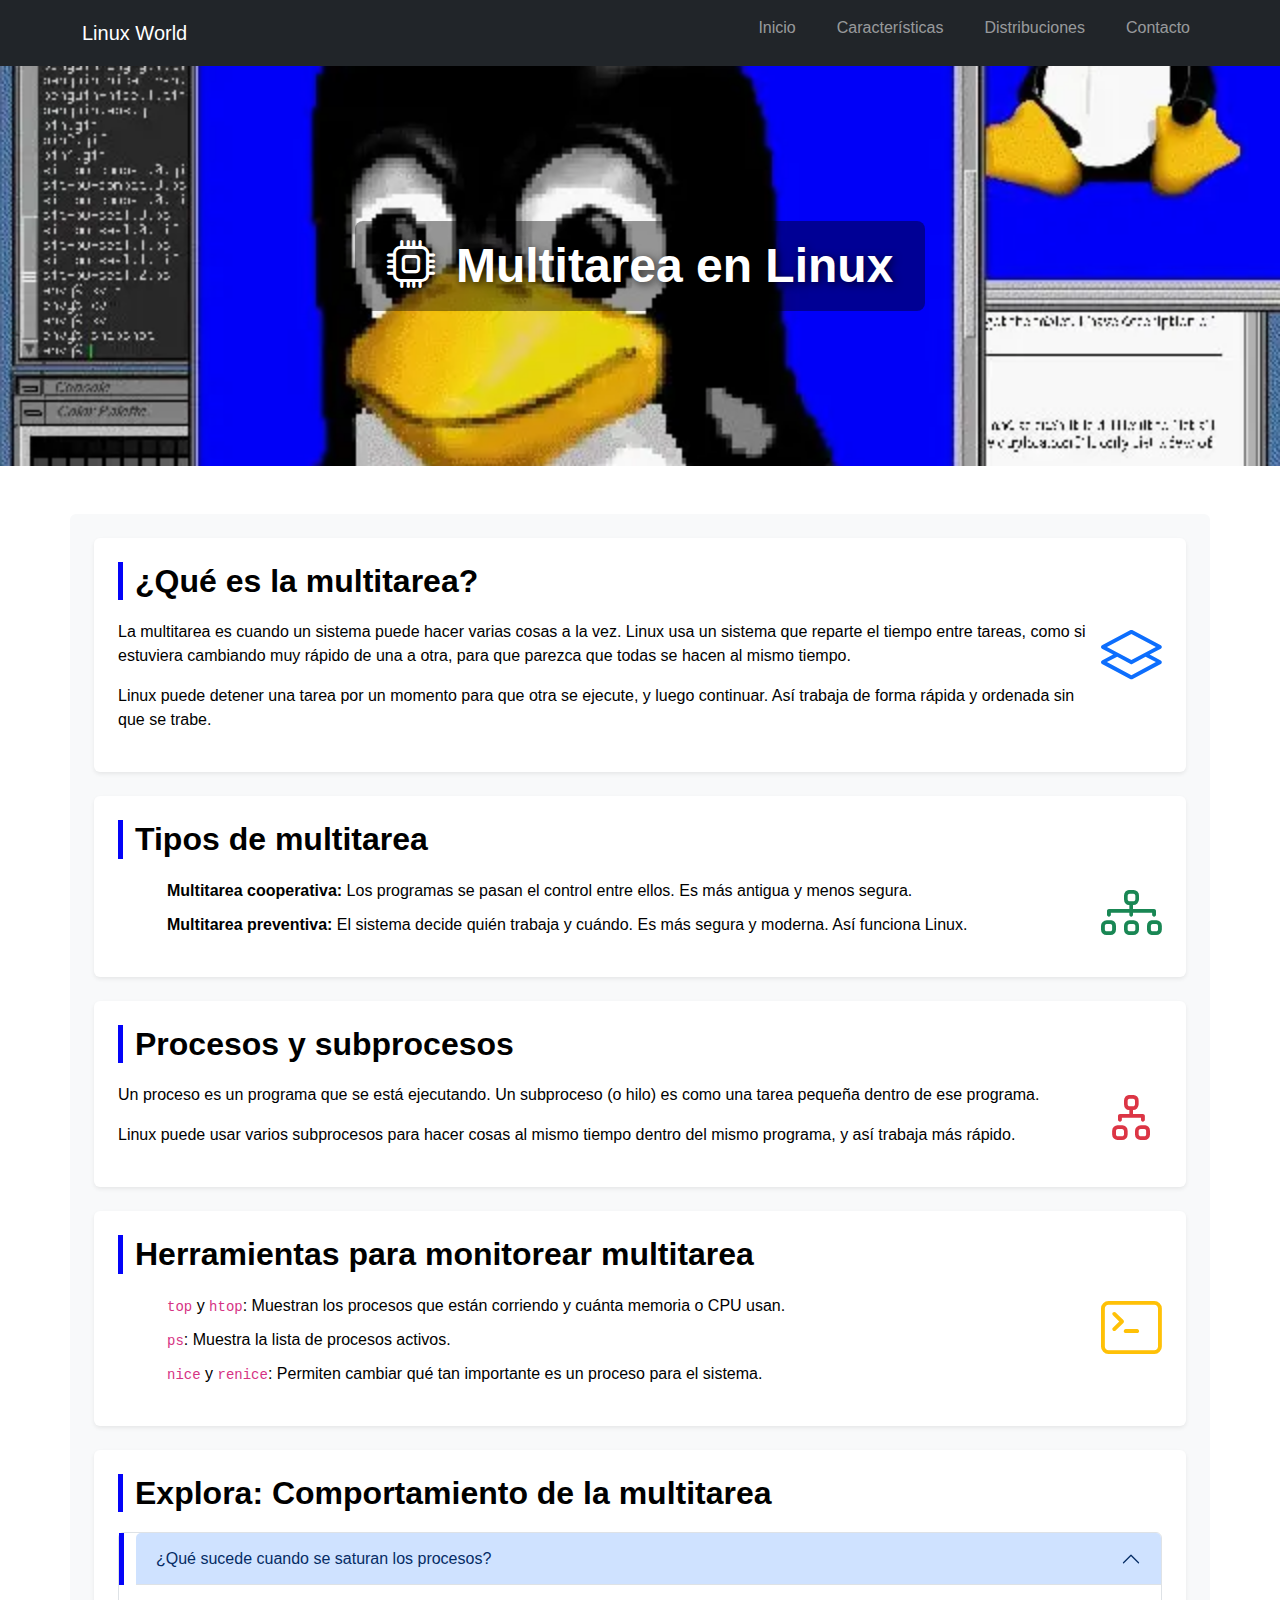
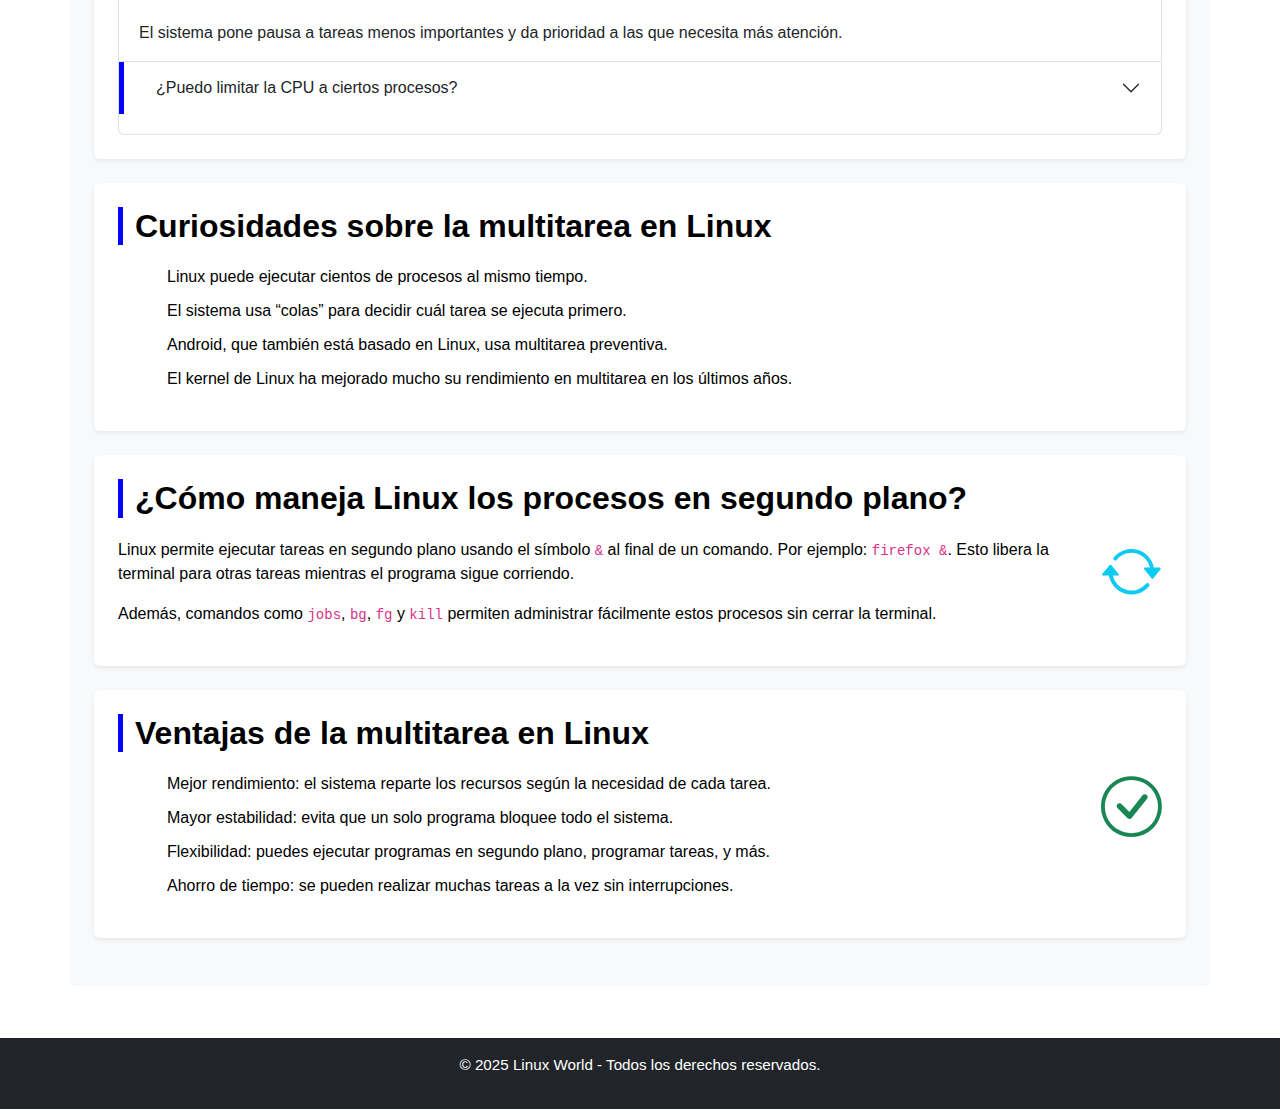
<file: multitarea.html>
<!DOCTYPE html>
<html lang="es">
<head>
    <meta charset="UTF-8" />
    <meta name="viewport" content="width=device-width, initial-scale=1.0"/>
    <title>Multitarea en Linux</title>
    <!-- Bootstrap 5 -->
    <link href="https://cdn.jsdelivr.net/npm/bootstrap@5.3.2/dist/css/bootstrap.min.css" rel="stylesheet" />
    <!-- Iconos de Bootstrap -->
    <link rel="stylesheet" href="https://cdn.jsdelivr.net/npm/bootstrap-icons/font/bootstrap-icons.css" />
    <!-- Estilos personalizados -->
    <link rel="stylesheet" href="multitarea.css" />
</head>
<body>
    <!-- Navbar -->
    <nav class="navbar navbar-expand-lg navbar-dark bg-dark">
        <div class="container">
            <a class="navbar-brand" href="index.html">Linux World</a>
            <button class="navbar-toggler" type="button" data-bs-toggle="collapse" data-bs-target="#navbarNav">
                <span class="navbar-toggler-icon"></span>
            </button>
            <div class="collapse navbar-collapse" id="navbarNav">
                <ul class="navbar-nav ms-auto">
                    <li class="nav-item"><a class="nav-link" href="index.html#introduccion">Inicio</a></li>
                    <li class="nav-item"><a class="nav-link" href="index.html#caracteristicas">Características</a></li>
                    <li class="nav-item"><a class="nav-link" href="index.html#distribuciones">Distribuciones</a></li>
                    <li class="nav-item"><a class="nav-link" href="index.html#contacto">Contacto</a></li>
                </ul>
            </div>
        </div>
    </nav>

    <!-- Hero -->
    <header class="text-white text-center d-flex align-items-center justify-content-center"
            style="height: 400px; background-image: url('imagenes/multitarea.webp'); background-size: cover; background-position: center;">
        <div style="background-color: rgba(0, 0, 0, 0.4); padding: 1rem 2rem; border-radius: 8px;">
            <h1 class="display-5 fw-semibold text-shadow mb-0">
                <i class="bi bi-cpu me-2"></i>
                Multitarea en Linux
            </h1>
        </div>
    </header>

    <!-- Contenido principal -->
    <div class="container my-5 bg-light rounded p-4">
        <section class="bg-white p-4 rounded shadow-sm mb-4">
            <h2>¿Qué es la multitarea?</h2>
            <div class="text-end mb-3"><i class="bi bi-layers display-4 text-primary"></i></div>
            <p>La multitarea es cuando un sistema puede hacer varias cosas a la vez. Linux usa un sistema que reparte el tiempo entre tareas, como si estuviera cambiando muy rápido de una a otra, para que parezca que todas se hacen al mismo tiempo.</p>
            <p>Linux puede detener una tarea por un momento para que otra se ejecute, y luego continuar. Así trabaja de forma rápida y ordenada sin que se trabe.</p>
        </section>

        <section class="bg-white p-4 rounded shadow-sm mb-4">
            <h2>Tipos de multitarea</h2>
            <div class="text-start mb-3"><i class="bi bi-diagram-3 display-4 text-success"></i></div>
            <ul>
                <li><strong>Multitarea cooperativa:</strong> Los programas se pasan el control entre ellos. Es más antigua y menos segura.</li>
                <li><strong>Multitarea preventiva:</strong> El sistema decide quién trabaja y cuándo. Es más segura y moderna. Así funciona Linux.</li>
            </ul>
        </section>

        <section class="bg-white p-4 rounded shadow-sm mb-4">
            <h2>Procesos y subprocesos</h2>
            <div class="text-end mb-3"><i class="bi bi-diagram-2 display-4 text-danger"></i></div>
            <p>Un proceso es un programa que se está ejecutando. Un subproceso (o hilo) es como una tarea pequeña dentro de ese programa.</p>
            <p>Linux puede usar varios subprocesos para hacer cosas al mismo tiempo dentro del mismo programa, y así trabaja más rápido.</p>
        </section>

        <section class="bg-white p-4 rounded shadow-sm mb-4">
            <h2>Herramientas para monitorear multitarea</h2>
            <div class="text-start mb-3"><i class="bi bi-terminal display-4 text-warning"></i></div>
            <ul>
                <li><code>top</code> y <code>htop</code>: Muestran los procesos que están corriendo y cuánta memoria o CPU usan.</li>
                <li><code>ps</code>: Muestra la lista de procesos activos.</li>
                <li><code>nice</code> y <code>renice</code>: Permiten cambiar qué tan importante es un proceso para el sistema.</li>
            </ul>
        </section>

        <section class="bg-white p-4 rounded shadow-sm mb-4">
            <h2>Explora: Comportamiento de la multitarea</h2>
            <div class="accordion" id="accordionMulti">
                <div class="accordion-item">
                    <h2 class="accordion-header" id="multiOne">
                        <button class="accordion-button" type="button" data-bs-toggle="collapse" data-bs-target="#collapseMulti1" aria-expanded="true" aria-controls="collapseMulti1">
                            ¿Qué sucede cuando se saturan los procesos?
                        </button>
                    </h2>
                    <div id="collapseMulti1" class="accordion-collapse collapse show" aria-labelledby="multiOne" data-bs-parent="#accordionMulti">
                        <div class="accordion-body">
                            El sistema pone pausa a tareas menos importantes y da prioridad a las que necesita más atención.
                        </div>
                    </div>
                </div>
                <div class="accordion-item">
                    <h2 class="accordion-header" id="multiTwo">
                        <button class="accordion-button collapsed" type="button" data-bs-toggle="collapse" data-bs-target="#collapseMulti2" aria-expanded="false" aria-controls="collapseMulti2">
                            ¿Puedo limitar la CPU a ciertos procesos?
                        </button>
                    </h2>
                    <div id="collapseMulti2" class="accordion-collapse collapse" aria-labelledby="multiTwo" data-bs-parent="#accordionMulti">
                        <div class="accordion-body">
                            Sí. Puedes hacer que algunos procesos usen menos CPU con comandos como <code>nice</code> o <code>cpulimit</code>.
                        </div>
                    </div>
                </div>
            </div>
        </section>

        <section class="bg-white p-4 rounded shadow-sm mb-4">
            <h2>Curiosidades sobre la multitarea en Linux</h2>
            <ul>
                <li>Linux puede ejecutar cientos de procesos al mismo tiempo.</li>
                <li>El sistema usa “colas” para decidir cuál tarea se ejecuta primero.</li>
                <li>Android, que también está basado en Linux, usa multitarea preventiva.</li>
                <li>El kernel de Linux ha mejorado mucho su rendimiento en multitarea en los últimos años.</li>
            </ul>
        </section>

        <section class="bg-white p-4 rounded shadow-sm mb-4">
            <h2>¿Cómo maneja Linux los procesos en segundo plano?</h2>
            <div class="text-end mb-3"><i class="bi bi-arrow-repeat display-4 text-info"></i></div>
            <p>Linux permite ejecutar tareas en segundo plano usando el símbolo <code>&</code> al final de un comando. Por ejemplo: <code>firefox &</code>. Esto libera la terminal para otras tareas mientras el programa sigue corriendo.</p>
            <p>Además, comandos como <code>jobs</code>, <code>bg</code>, <code>fg</code> y <code>kill</code> permiten administrar fácilmente estos procesos sin cerrar la terminal.</p>
        </section>

        <section class="bg-white p-4 rounded shadow-sm mb-4">
            <h2>Ventajas de la multitarea en Linux</h2>
            <div class="text-start mb-3"><i class="bi bi-check-circle display-4 text-success"></i></div>
            <ul>
                <li>Mejor rendimiento: el sistema reparte los recursos según la necesidad de cada tarea.</li>
                <li>Mayor estabilidad: evita que un solo programa bloquee todo el sistema.</li>
                <li>Flexibilidad: puedes ejecutar programas en segundo plano, programar tareas, y más.</li>
                <li>Ahorro de tiempo: se pueden realizar muchas tareas a la vez sin interrupciones.</li>
            </ul>
        </section>
    </div>

    <!-- Footer -->
    <footer class="bg-dark text-white text-center py-3">
        <p>&copy; 2025 Linux World - Todos los derechos reservados.</p>
    </footer>

    <!-- Bootstrap JS -->
    <script src="https://cdn.jsdelivr.net/npm/bootstrap@5.3.2/dist/js/bootstrap.bundle.min.js"></script>
</body>
</html>
</file>
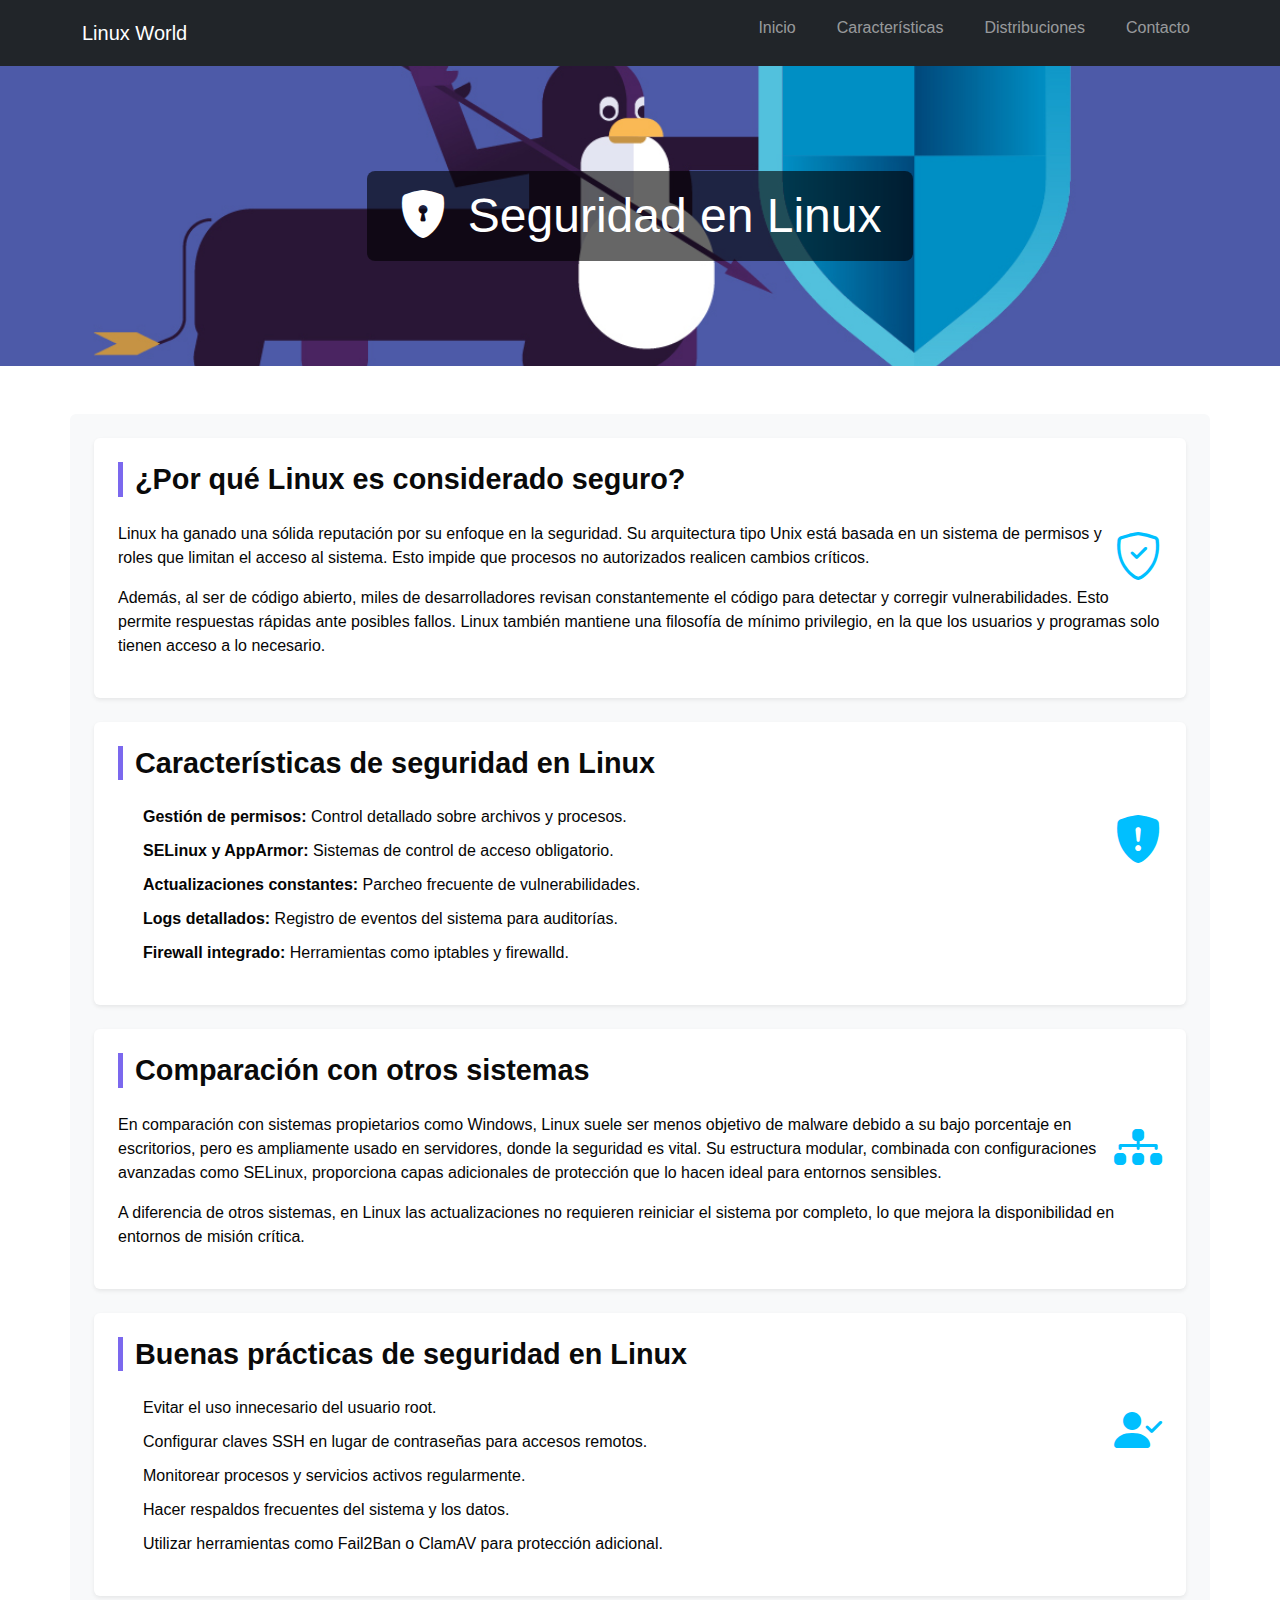
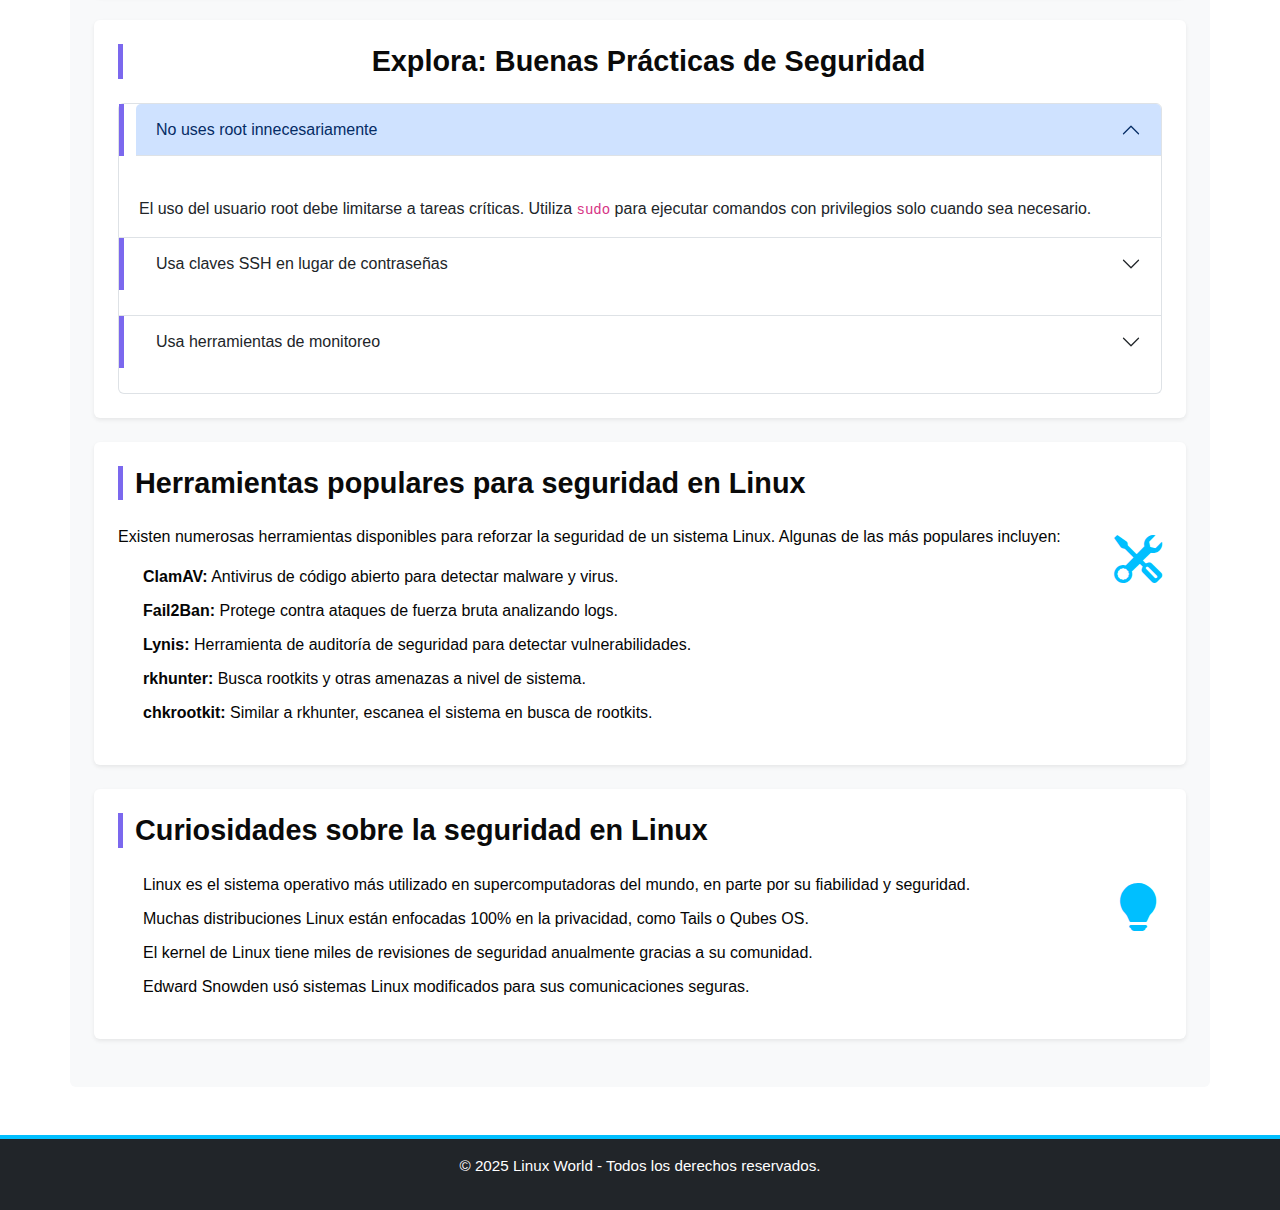
<file: seguridad.html>
<!DOCTYPE html>
<html lang="es">
<head>
    <meta charset="UTF-8" />
    <meta name="viewport" content="width=device-width, initial-scale=1.0" />
    <title>Seguridad en Linux</title>
    <!-- Bootstrap 5 -->
    <link href="https://cdn.jsdelivr.net/npm/bootstrap@5.3.2/dist/css/bootstrap.min.css" rel="stylesheet" />
    <!-- Iconos de Bootstrap -->
    <link rel="stylesheet" href="https://cdn.jsdelivr.net/npm/bootstrap-icons/font/bootstrap-icons.css" />
    <!-- Estilo personalizado -->
    <link rel="stylesheet" href="Seguridad.css" />
</head>
<body>
    <!-- Navbar -->
    <nav class="navbar navbar-expand-lg navbar-dark bg-dark">
        <div class="container">
            <a class="navbar-brand" href="index.html">Linux World</a>
            <button class="navbar-toggler" type="button" data-bs-toggle="collapse" data-bs-target="#navbarNav">
                <span class="navbar-toggler-icon"></span>
            </button>
            <div class="collapse navbar-collapse" id="navbarNav">
                <ul class="navbar-nav ms-auto">
                    <li class="nav-item"><a class="nav-link" href="index.html#introduccion">Inicio</a></li>
                    <li class="nav-item"><a class="nav-link" href="index.html#caracteristicas">Características</a></li>
                    <li class="nav-item"><a class="nav-link" href="index.html#distribuciones">Distribuciones</a></li>
                    <li class="nav-item"><a class="nav-link" href="index.html#contacto">Contacto</a></li>
                </ul>
            </div>
        </div>
    </nav>

    <!-- Hero -->
    <header class="text-white text-center d-flex align-items-center justify-content-center"
            style="height: 300px; background-image: url('imagenes/seguridad.jpeg'); background-size: cover; background-position: center;">
        <div style="background-color: rgba(0, 0, 0, 0.6); padding: 1rem 2rem; border-radius: 8px;">
            <h1 class="display-5 fw-medium text-shadow mb-0">
                <i class="bi bi-shield-lock-fill me-2"></i>
                Seguridad en Linux
            </h1>
        </div>
    </header>

    <!-- Contenido principal -->
    <div class="container my-5 bg-light rounded p-4">
        <section class="bg-white p-4 rounded shadow-sm mb-4">
            <h2>¿Por qué Linux es considerado seguro?</h2>
            <i class="bi bi-shield-check float-end ms-1 mb-2" style="font-size: 3rem; color: #00bfff;"></i>
            <p>
                Linux ha ganado una sólida reputación por su enfoque en la seguridad. Su arquitectura tipo Unix está basada en un sistema de permisos y roles que limitan el acceso al sistema. Esto impide que procesos no autorizados realicen cambios críticos.
            </p>
            <p>
                Además, al ser de código abierto, miles de desarrolladores revisan constantemente el código para detectar y corregir vulnerabilidades. Esto permite respuestas rápidas ante posibles fallos. Linux también mantiene una filosofía de mínimo privilegio, en la que los usuarios y programas solo tienen acceso a lo necesario.
            </p>
        </section>

        <section class="bg-white p-4 rounded shadow-sm mb-4">
            <h2>Características de seguridad en Linux</h2>
            <i class="bi bi-shield-fill-exclamation float-end ms-1 mb-2" style="font-size: 3rem; color: #00bfff;"></i>
            <ul>
                <li><strong>Gestión de permisos:</strong> Control detallado sobre archivos y procesos.</li>
                <li><strong>SELinux y AppArmor:</strong> Sistemas de control de acceso obligatorio.</li>
                <li><strong>Actualizaciones constantes:</strong> Parcheo frecuente de vulnerabilidades.</li>
                <li><strong>Logs detallados:</strong> Registro de eventos del sistema para auditorías.</li>
                <li><strong>Firewall integrado:</strong> Herramientas como iptables y firewalld.</li>
            </ul>
        </section>

        <section class="bg-white p-4 rounded shadow-sm mb-4">
            <h2>Comparación con otros sistemas</h2>
            <i class="bi bi-diagram-3-fill float-end ms-1 mb-2" style="font-size: 3rem; color: #00bfff;"></i>
            <p>
                En comparación con sistemas propietarios como Windows, Linux suele ser menos objetivo de malware debido a su bajo porcentaje en escritorios, pero es ampliamente usado en servidores, donde la seguridad es vital. Su estructura modular, combinada con configuraciones avanzadas como SELinux, proporciona capas adicionales de protección que lo hacen ideal para entornos sensibles.
            </p>
            <p>
                A diferencia de otros sistemas, en Linux las actualizaciones no requieren reiniciar el sistema por completo, lo que mejora la disponibilidad en entornos de misión crítica.
            </p>
        </section>

        <section class="bg-white p-4 rounded shadow-sm mb-4">
            <h2>Buenas prácticas de seguridad en Linux</h2>
            <i class="bi bi-person-check-fill float-end ms-1 mb-2" style="font-size: 3rem; color: #00bfff;"></i>
            <ul>
                <li>Evitar el uso innecesario del usuario root.</li>
                <li>Configurar claves SSH en lugar de contraseñas para accesos remotos.</li>
                <li>Monitorear procesos y servicios activos regularmente.</li>
                <li>Hacer respaldos frecuentes del sistema y los datos.</li>
                <li>Utilizar herramientas como Fail2Ban o ClamAV para protección adicional.</li>
            </ul>
        </section>

        <section class="bg-white p-4 rounded shadow-sm mb-4">
            <h2 class="text-center mb-4">Explora: Buenas Prácticas de Seguridad</h2>
            <div class="accordion" id="accordionPracticas">
                <div class="accordion-item">
                    <h2 class="accordion-header" id="headingOne">
                        <button class="accordion-button" type="button" data-bs-toggle="collapse" data-bs-target="#collapseOne" aria-expanded="true" aria-controls="collapseOne">
                            No uses root innecesariamente
                        </button>
                    </h2>
                    <div id="collapseOne" class="accordion-collapse collapse show" aria-labelledby="headingOne" data-bs-parent="#accordionPracticas">
                        <div class="accordion-body">
                            El uso del usuario root debe limitarse a tareas críticas. Utiliza <code>sudo</code> para ejecutar comandos con privilegios solo cuando sea necesario.
                        </div>
                    </div>
                </div>
                <div class="accordion-item">
                    <h2 class="accordion-header" id="headingTwo">
                        <button class="accordion-button collapsed" type="button" data-bs-toggle="collapse" data-bs-target="#collapseTwo" aria-expanded="false" aria-controls="collapseTwo">
                            Usa claves SSH en lugar de contraseñas
                        </button>
                    </h2>
                    <div id="collapseTwo" class="accordion-collapse collapse" aria-labelledby="headingTwo" data-bs-parent="#accordionPracticas">
                        <div class="accordion-body">
                            Las claves SSH son mucho más seguras que las contraseñas tradicionales para acceder remotamente a servidores Linux.
                        </div>
                    </div>
                </div>
                <div class="accordion-item">
                    <h2 class="accordion-header" id="headingThree">
                        <button class="accordion-button collapsed" type="button" data-bs-toggle="collapse" data-bs-target="#collapseThree" aria-expanded="false" aria-controls="collapseThree">
                            Usa herramientas de monitoreo
                        </button>
                    </h2>
                    <div id="collapseThree" class="accordion-collapse collapse" aria-labelledby="headingThree" data-bs-parent="#accordionPracticas">
                        <div class="accordion-body">
                            Herramientas como <code>htop</code>, <code>journalctl</code> y <code>auditd</code> te ayudan a mantener control sobre lo que sucede en tu sistema.
                        </div>
                    </div>
                </div>
            </div>
        </section>

        <section class="bg-white p-4 rounded shadow-sm mb-4">
            <h2>Herramientas populares para seguridad en Linux</h2>
            <i class="bi bi-tools float-end ms-1 mb-2" style="font-size: 3rem; color: #00bfff;"></i>
            <p>Existen numerosas herramientas disponibles para reforzar la seguridad de un sistema Linux. Algunas de las más populares incluyen:</p>
            <ul>
                <li><strong>ClamAV:</strong> Antivirus de código abierto para detectar malware y virus.</li>
                <li><strong>Fail2Ban:</strong> Protege contra ataques de fuerza bruta analizando logs.</li>
                <li><strong>Lynis:</strong> Herramienta de auditoría de seguridad para detectar vulnerabilidades.</li>
                <li><strong>rkhunter:</strong> Busca rootkits y otras amenazas a nivel de sistema.</li>
                <li><strong>chkrootkit:</strong> Similar a rkhunter, escanea el sistema en busca de rootkits.</li>
            </ul>
        </section>

        <section class="bg-white p-4 rounded shadow-sm mb-4">
            <h2>Curiosidades sobre la seguridad en Linux</h2>
            <i class="bi bi-lightbulb-fill float-end ms-1 mb-2" style="font-size: 3rem; color: #00bfff;"></i>
            <ul>
                <li>Linux es el sistema operativo más utilizado en supercomputadoras del mundo, en parte por su fiabilidad y seguridad.</li>
                <li>Muchas distribuciones Linux están enfocadas 100% en la privacidad, como Tails o Qubes OS.</li>
                <li>El kernel de Linux tiene miles de revisiones de seguridad anualmente gracias a su comunidad.</li>
                <li>Edward Snowden usó sistemas Linux modificados para sus comunicaciones seguras.</li>
            </ul>
        </section>
    </div>

    <!-- Footer -->
    <footer class="bg-dark text-white text-center py-3">
        <p>&copy; 2025 Linux World - Todos los derechos reservados.</p>
    </footer>

    <!-- Bootstrap JS -->
    <script src="https://cdn.jsdelivr.net/npm/bootstrap@5.3.2/dist/js/bootstrap.bundle.min.js"></script>
</body>
</html>
</file>
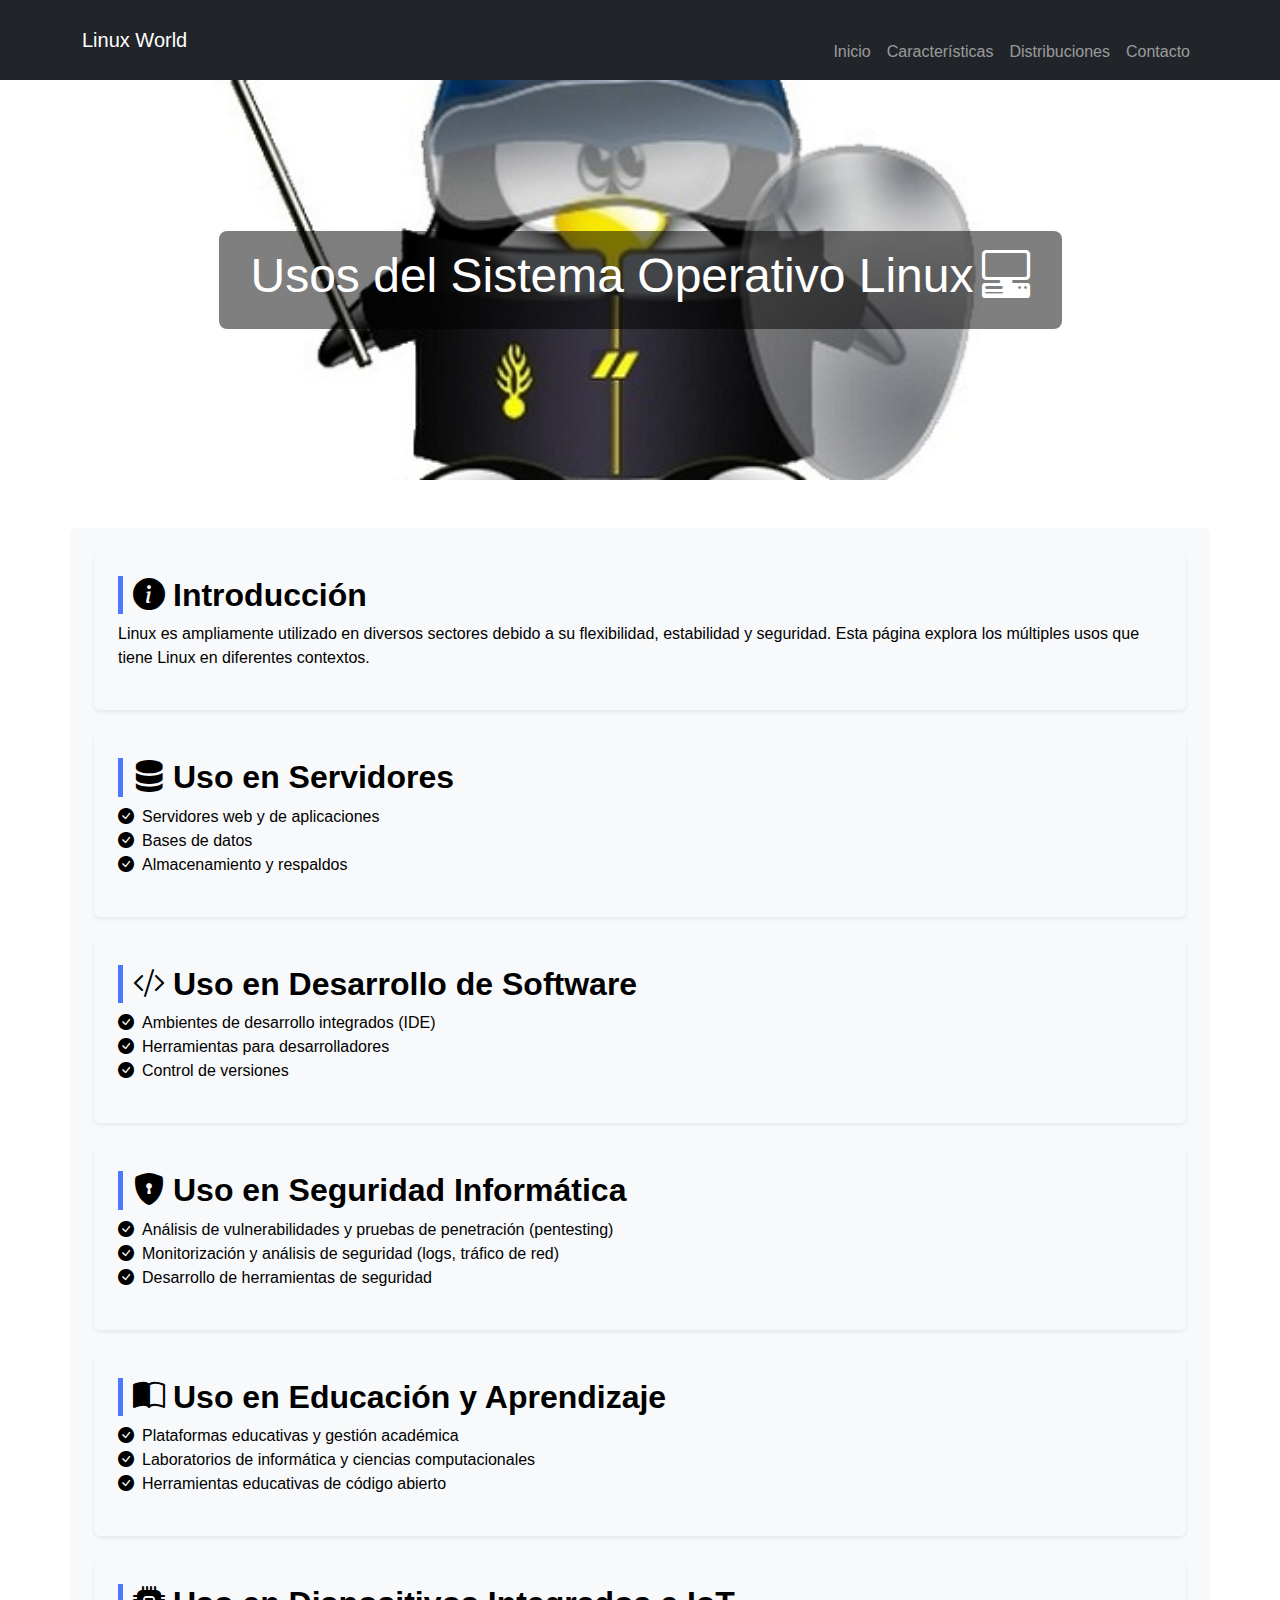
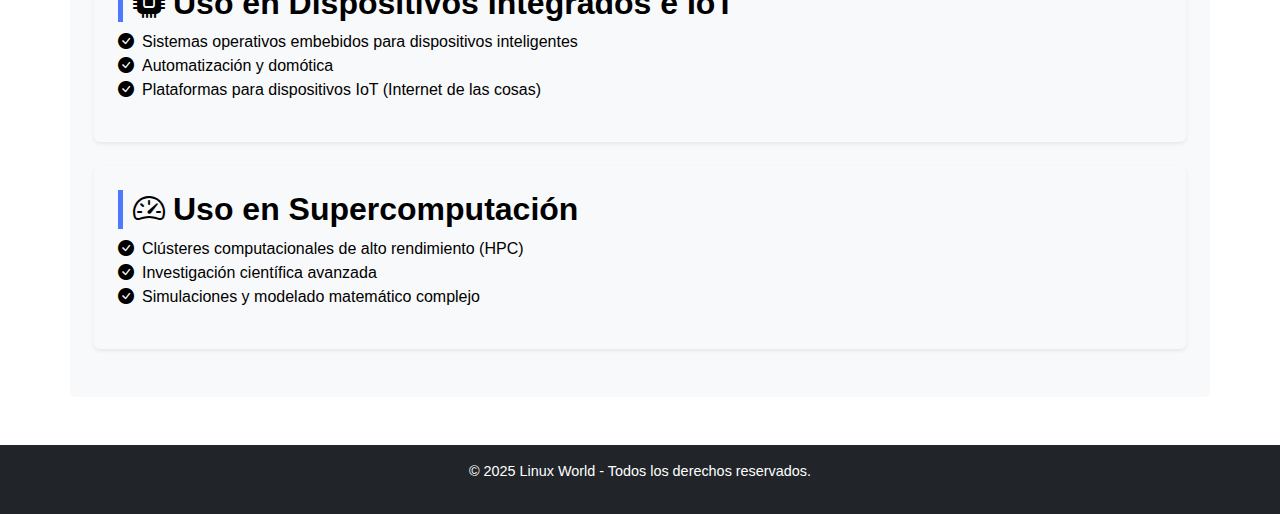
<file: usos.html>
<!DOCTYPE html>
<html lang="es">
<head>
    <meta charset="UTF-8">
    <meta name="viewport" content="width=device-width, initial-scale=1.0">
    <meta name="description" content="Usos del sistema operativo Linux">
    <link href="https://cdn.jsdelivr.net/npm/bootstrap@5.3.2/dist/css/bootstrap.min.css" rel="stylesheet">
    <link rel="stylesheet" href="https://cdn.jsdelivr.net/npm/bootstrap-icons/font/bootstrap-icons.css">
    <link rel="stylesheet" href="usos.css">
    <title>Usos de Linux</title>
</head>
<body>
    <nav class="navbar navbar-expand-lg navbar-dark bg-dark">
        <div class="container">
            <a class="navbar-brand" href="index.html">Linux World</a>
            <button class="navbar-toggler" type="button" data-bs-toggle="collapse" data-bs-target="#navbarNav">
                <span class="navbar-toggler-icon"></span>
            </button>
            <div class="collapse navbar-collapse" id="navbarNav">
                <ul class="navbar-nav ms-auto">
                    <li class="nav-item"><a class="nav-link" href="index.html#introduccion">Inicio</a></li>
                    <li class="nav-item"><a class="nav-link" href="index.html#caracteristicas">Características</a></li>
                    <li class="nav-item"><a class="nav-link" href="index.html#distribuciones">Distribuciones</a></li>
                    <li class="nav-item"><a class="nav-link" href="index.html#contacto">Contacto</a></li>
                </ul>
            </div>
        </div>
    </nav>

    <header class="text-white text-center d-flex align-items-center justify-content-center"
            style="height: 400px; background-image: url('imagenes/usos.jpeg'); background-size: cover; background-position: center;">
        <div style="background-color: rgba(0, 0, 0, 0.5); padding: 1rem 2rem; border-radius: 8px;">
            <h1 class="display-5 fw-medium text-shadow mb-0">
                <i class="bi bi-pc-display-horizontal float-end ms-2 mb-2 icon-lg"></i>
                Usos del Sistema Operativo Linux
            </h1>
        </div>
    </header>

    <div class="container my-5 bg-body-tertiary rounded p-4">
        <!-- Introducción a los usos de Linux -->
        <div class="bg-light p-4 rounded shadow-sm mb-4">
            <section>
                <h2><i class="bi bi-info-circle-fill me-2"></i>Introducción</h2>
                <p>Linux es ampliamente utilizado en diversos sectores debido a su flexibilidad, estabilidad y seguridad. Esta página explora los múltiples usos que tiene Linux en diferentes contextos.</p>
            </section>
        </div>

        <!-- Uso en Servidores -->
        <div class="bg-light p-4 rounded shadow-sm mb-4">
            <section>
                <h2><i class="bi bi-server me-2"></i>Uso en Servidores</h2>
                <ul>
                    <li><i class="bi bi-check-circle-fill me-2"></i>Servidores web y de aplicaciones</li>
                    <li><i class="bi bi-check-circle-fill me-2"></i>Bases de datos</li>
                    <li><i class="bi bi-check-circle-fill me-2"></i>Almacenamiento y respaldos</li>
                </ul>
            </section>
        </div>

        <!-- Uso en Desarrollo de Software -->
        <div class="bg-light p-4 rounded shadow-sm mb-4">
            <section>
                <h2><i class="bi bi-code-slash me-2"></i>Uso en Desarrollo de Software</h2>
                <ul>
                    <li><i class="bi bi-check-circle-fill me-2"></i>Ambientes de desarrollo integrados (IDE)</li>
                    <li><i class="bi bi-check-circle-fill me-2"></i>Herramientas para desarrolladores</li>
                    <li><i class="bi bi-check-circle-fill me-2"></i>Control de versiones</li>
                </ul>
            </section>
        </div>

        <!-- Uso en Seguridad Informática -->
        <div class="bg-light p-4 rounded shadow-sm mb-4">
            <section>
                <h2><i class="bi bi-shield-lock-fill me-2"></i>Uso en Seguridad Informática</h2>
                <ul>
                    <li><i class="bi bi-check-circle-fill me-2"></i>Análisis de vulnerabilidades y pruebas de penetración (pentesting)</li>
                    <li><i class="bi bi-check-circle-fill me-2"></i>Monitorización y análisis de seguridad (logs, tráfico de red)</li>
                    <li><i class="bi bi-check-circle-fill me-2"></i>Desarrollo de herramientas de seguridad</li>
                </ul>
            </section>
        </div>

        <!-- Uso en Educación y Aprendizaje -->
        <div class="bg-light p-4 rounded shadow-sm mb-4">
            <section>
                <h2><i class="bi bi-book-half me-2"></i>Uso en Educación y Aprendizaje</h2>
                <ul>
                    <li><i class="bi bi-check-circle-fill me-2"></i>Plataformas educativas y gestión académica</li>
                    <li><i class="bi bi-check-circle-fill me-2"></i>Laboratorios de informática y ciencias computacionales</li>
                    <li><i class="bi bi-check-circle-fill me-2"></i>Herramientas educativas de código abierto</li>
                </ul>
            </section>
        </div>

        <!-- Uso en Dispositivos Integrados e IoT -->
        <div class="bg-light p-4 rounded shadow-sm mb-4">
            <section>
                <h2><i class="bi bi-cpu-fill me-2"></i>Uso en Dispositivos Integrados e IoT</h2>
                <ul>
                    <li><i class="bi bi-check-circle-fill me-2"></i>Sistemas operativos embebidos para dispositivos inteligentes</li>
                    <li><i class="bi bi-check-circle-fill me-2"></i>Automatización y domótica</li>
                    <li><i class="bi bi-check-circle-fill me-2"></i>Plataformas para dispositivos IoT (Internet de las cosas)</li>
                </ul>
            </section>
        </div>

        <!-- Uso en Supercomputación -->
        <div class="bg-light p-4 rounded shadow-sm mb-4">
            <section>
                <h2><i class="bi bi-speedometer2 me-2"></i>Uso en Supercomputación</h2>
                <ul>
                    <li><i class="bi bi-check-circle-fill me-2"></i>Clústeres computacionales de alto rendimiento (HPC)</li>
                    <li><i class="bi bi-check-circle-fill me-2"></i>Investigación científica avanzada</li>
                    <li><i class="bi bi-check-circle-fill me-2"></i>Simulaciones y modelado matemático complejo</li>
                </ul>
            </section>
        </div>
    </div>

    <!-- Footer -->
    <footer class="bg-dark text-white text-center py-3">
        <p>&copy; 2025 Linux World - Todos los derechos reservados.</p>
    </footer>

    <script src="https://cdn.jsdelivr.net/npm/bootstrap@5.3.2/dist/js/bootstrap.bundle.min.js"></script>
</body>
</html>
</file>
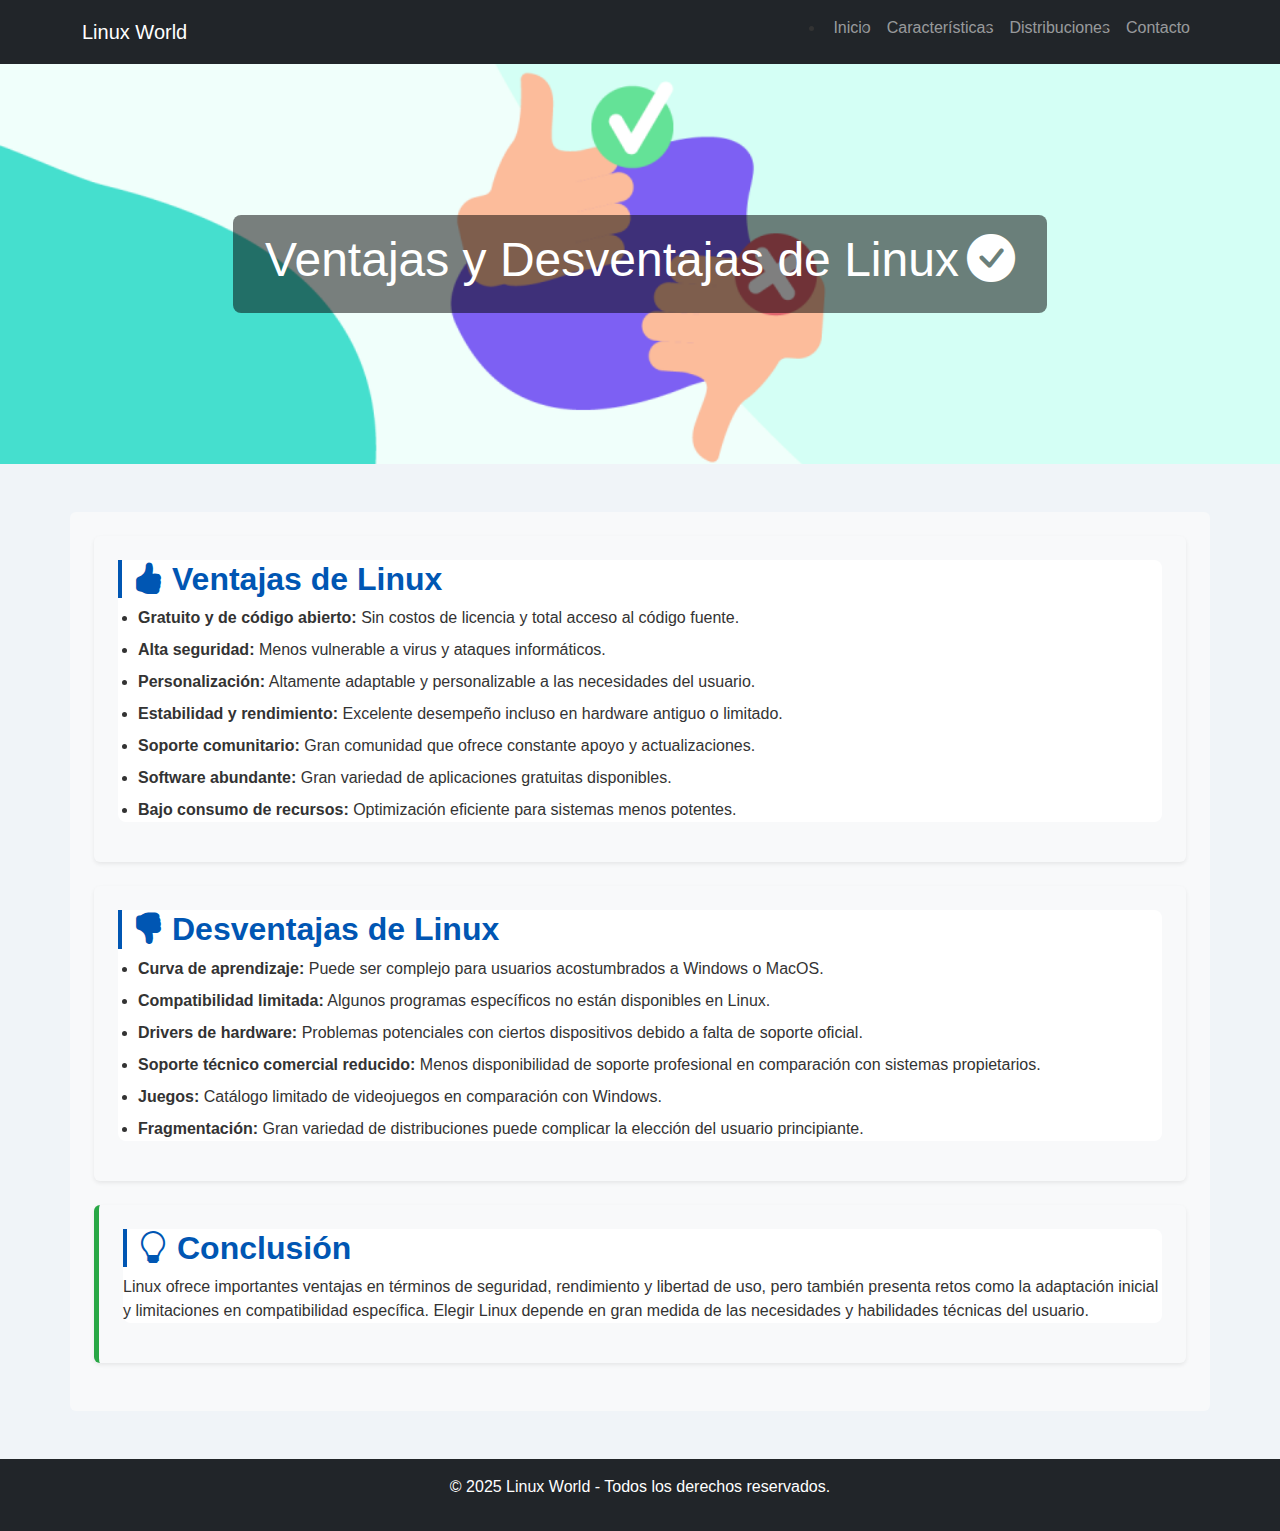
<file: ventajas.html>
<!DOCTYPE html>
<html lang="es">
<head>
    <meta charset="UTF-8">
    <meta name="viewport" content="width=device-width, initial-scale=1.0">
    <meta name="description" content="Ventajas y desventajas del sistema operativo Linux">
    <link href="https://cdn.jsdelivr.net/npm/bootstrap@5.3.2/dist/css/bootstrap.min.css" rel="stylesheet">
    <link rel="stylesheet" href="https://cdn.jsdelivr.net/npm/bootstrap-icons/font/bootstrap-icons.css">
    <link rel="stylesheet" href="ventajas.css">
    <title>Ventajas y Desventajas de Linux</title>
</head>
<body>
    <nav class="navbar navbar-expand-lg navbar-dark bg-dark">
        <div class="container">
            <a class="navbar-brand" href="index.html">Linux World</a>
            <button class="navbar-toggler" type="button" data-bs-toggle="collapse" data-bs-target="#navbarNav">
                <span class="navbar-toggler-icon"></span>
            </button>
            <div class="collapse navbar-collapse" id="navbarNav">
                <ul class="navbar-nav ms-auto">
                    <li class="nav-item"><a class="nav-link" href="index.html#introduccion">Inicio</a></li>
                    <li class="nav-item"><a class="nav-link" href="index.html#caracteristicas">Características</a></li>
                    <li class="nav-item"><a class="nav-link" href="index.html#distribuciones">Distribuciones</a></li>
                    <li class="nav-item"><a class="nav-link" href="index.html#contacto">Contacto</a></li>
                </ul>
            </div>
        </div>
    </nav>

    <header class="text-white text-center d-flex align-items-center justify-content-center"
            style="height: 400px; background-image: url('imagenes/ventajas.png'); background-size: cover; background-position: center;">
        <div style="background-color: rgba(0, 0, 0, 0.5); padding: 1rem 2rem; border-radius: 8px;">
            <h1 class="display-5 fw-medium text-shadow mb-0">
                <i class="bi bi-check-circle-fill float-end ms-2 mb-2 icon-lg"></i>
                Ventajas y Desventajas de Linux
            </h1>
        </div>
    </header>

    <div class="container my-5 bg-body-tertiary rounded p-4">
        <!-- Ventajas de Linux -->
        <div class="bg-light p-4 rounded shadow-sm mb-4">
            <section>
                <h2><i class="bi bi-hand-thumbs-up-fill me-2"></i>Ventajas de Linux</h2>
                <ul>
                    <li><strong>Gratuito y de código abierto:</strong> Sin costos de licencia y total acceso al código fuente.</li>
                    <li><strong>Alta seguridad:</strong> Menos vulnerable a virus y ataques informáticos.</li>
                    <li><strong>Personalización:</strong> Altamente adaptable y personalizable a las necesidades del usuario.</li>
                    <li><strong>Estabilidad y rendimiento:</strong> Excelente desempeño incluso en hardware antiguo o limitado.</li>
                    <li><strong>Soporte comunitario:</strong> Gran comunidad que ofrece constante apoyo y actualizaciones.</li>
                    <li><strong>Software abundante:</strong> Gran variedad de aplicaciones gratuitas disponibles.</li>
                    <li><strong>Bajo consumo de recursos:</strong> Optimización eficiente para sistemas menos potentes.</li>
                </ul>
            </section>
        </div>

        <!-- Desventajas de Linux -->
        <div class="bg-light p-4 rounded shadow-sm mb-4">
            <section>
                <h2><i class="bi bi-hand-thumbs-down-fill me-2"></i>Desventajas de Linux</h2>
                <ul>
                    <li><strong>Curva de aprendizaje:</strong> Puede ser complejo para usuarios acostumbrados a Windows o MacOS.</li>
                    <li><strong>Compatibilidad limitada:</strong> Algunos programas específicos no están disponibles en Linux.</li>
                    <li><strong>Drivers de hardware:</strong> Problemas potenciales con ciertos dispositivos debido a falta de soporte oficial.</li>
                    <li><strong>Soporte técnico comercial reducido:</strong> Menos disponibilidad de soporte profesional en comparación con sistemas propietarios.</li>
                    <li><strong>Juegos:</strong> Catálogo limitado de videojuegos en comparación con Windows.</li>
                    <li><strong>Fragmentación:</strong> Gran variedad de distribuciones puede complicar la elección del usuario principiante.</li>
                </ul>
            </section>
        </div>

        <!-- Conclusión -->
        <div class="bg-light p-4 rounded shadow-sm mb-4">
            <section>
                <h2><i class="bi bi-lightbulb me-2"></i>Conclusión</h2>
                <p>
                    Linux ofrece importantes ventajas en términos de seguridad, rendimiento y libertad de uso, pero también presenta retos como la adaptación inicial y limitaciones en compatibilidad específica. Elegir Linux depende en gran medida de las necesidades y habilidades técnicas del usuario.
                </p>
            </section>
        </div>
    </div>

    <footer class="bg-dark text-white text-center py-3">
        <p>&copy; 2025 Linux World - Todos los derechos reservados.</p>
    </footer>

    <script src="https://cdn.jsdelivr.net/npm/bootstrap@5.3.2/dist/js/bootstrap.bundle.min.js"></script>
</body>
</html>
</file>
<file: Estilo.css>
.hero {
    background: url('imagenes/linux-2904136.webp') no-repeat center center;
    background-size: cover;
    height: 400px; /* Ajusta la altura según necesites */
    display: flex;
    align-items: center;
    justify-content: center;
    color: white;
    text-shadow: 2px 2px 5px rgba(0, 0, 0, 0.7);
}
.btn-hover {
    display: inline-block;
    padding: 10px;
    border-radius: 10px;
    transition: all 0.3s ease-in-out;
}

.btn-hover:hover {
    background-color: rgba(0, 123, 255, 0.2); /* Azul claro */
    box-shadow: 0px 0px 15px rgba(0, 123, 255, 0.5); /* Brillo */
    transform: scale(1.1); /* Efecto de zoom */
}

/* ====== ESTILOS ADICIONALES ====== */

/* Títulos principales */
h2 {
    font-weight: bold;
    margin-bottom: 20px;
}

/* Párrafos centrados */
p {
    font-size: 1.1rem;
}

/* Tarjetas de distribuciones */
.distro-card {
    transition: transform 0.3s ease, box-shadow 0.3s ease;
}

.distro-card:hover {
    transform: translateY(-5px);
    box-shadow: 0 10px 20px rgba(0, 0, 0, 0.2);
}

/* Fondo general */
body {
    background-color: #ffffff;
}

/* Hero Section */
.hero h1 {
    font-size: 3rem;
    text-shadow: 3px 3px 10px rgba(0, 0, 0, 0.6);
}

/* Footer */
footer {
    font-size: 0.9rem;
    letter-spacing: 0.5px;
}

/* Imagen de integrantes en sección de contacto */
#contacto img {
    transition: transform 0.3s ease;
    width: 120px;
    height: 120px;
    border-radius: 50%;
}

#contacto img:hover {
    transform: scale(1.1);
    border-color: #0d6efd;
}

/* Estilos personalizados para el apartado de contacto */
#contacto {
    background-color: #ffffff;
    color: #007f00; /* Verde oscuro */
    padding: 40px 20px;
    border-radius: 10px;
}

#contacto h2,
#contacto p,
#contacto a,
#contacto span {
    color: #007f00;
}

/* Tarjetas de distribuciones populares */
.distribuciones {
    display: flex;
    justify-content: center;
    gap: 20px;
    flex-wrap: wrap;
    margin-top: 40px;
}

.distro-card {
    background-color: #f9f9f9;
    border-radius: 15px;
    box-shadow: 0 4px 12px rgba(0, 0, 0, 0.1);
    overflow: hidden;
    transition: transform 0.3s ease, box-shadow 0.3s ease;
    width: 300px;
    display: flex;
    flex-direction: column;
    justify-content: space-between;
}

.distro-card:hover {
    transform: translateY(-5px);
    box-shadow: 0 10px 25px rgba(0, 0, 0, 0.2);
}

.distro-card img {
    width: 100%;
    height: 200px;
    object-fit: contain;
    padding: 20px;
    background-color: white;
}

.distro-card .card-body {
    padding: 20px;
    flex-grow: 1;
    display: flex;
    flex-direction: column;
    justify-content: space-between;
}

.distro-card h3 {
    margin-bottom: 10px;
    font-size: 1.4rem;
}

.distro-card p {
    flex-grow: 1;
    font-size: 1rem;
    margin-bottom: 15px;
}

.distro-card .btn-hover {
    align-self: flex-start;
}

.text-justify {
    text-align: justify;
}

/* ====== CONCLUSIONES DEL EQUIPO ====== */
#conclusiones {
    background-color: #f5f9ff;
    padding: 60px 20px;
}

#conclusiones h2 {
    font-size: 2.4rem;
    color: #1a1a1a;
    margin-bottom: 40px;
}

#conclusiones .card {
    background-color: #ffffff;
    border-radius: 12px;
    box-shadow: 0 4px 12px rgba(0, 0, 0, 0.08);
    padding: 25px;
    transition: transform 0.3s ease;
}

#conclusiones .card:hover {
    transform: translateY(-5px);
}

#conclusiones .card img {
    width: 110px;
    height: 110px;
    object-fit: cover;
    border-radius: 50%;
    border: 3px solid #1bb23e;
}

#conclusiones .card h5 {
    margin-top: 15px;
    font-size: 1.2rem;
    color: #1bb23e;
}

#conclusiones .card p {
    font-size: 0.95rem;
    line-height: 1.6;
    margin-top: 15px;
    text-align: justify;
}
</file>
<file: arquitecturas.css>
body {
    background-color: #fff;
    font-family: 'Segoe UI', Tahoma, Geneva, Verdana, sans-serif;
    color: #000;
}

/* Hero */
.hero {
    background: linear-gradient(to bottom, #1e3c72, #2a5298);
    height: 300px;
    display: flex;
    align-items: center;
    justify-content: center;
    color: #fff;
    text-align: center;
    border-bottom: 4px solid #2a5298;
    gap: 15px;
    text-shadow: 2px 2px 6px rgba(0, 0, 0, 0.6);
}

.hero h1 {
    font-size: 2.8rem;
    margin: 0;
}

.hero .bi {
    font-size: 3rem;
}

/* Secciones */
.container section {
    background: #f8f8f8;
    padding: 35px;
    border-radius: 15px;
    margin-bottom: 40px;
    box-shadow: 0 8px 20px rgba(0, 0, 0, 0.05);
    transition: transform 0.3s ease;
    color: #000;
}

.container section:hover {
    transform: translateY(-4px);
    box-shadow: 0 10px 25px rgba(0, 123, 255, 0.2);
}

/* Títulos */
.container h2, .container h3 {
    color: #1e1e1e;
    font-weight: 700;
    margin-bottom: 20px;
    font-size: 1.7rem;
    border-left: 5px solid #2a5298;
    padding-left: 12px;
    animation: titleFadeIn 0.6s ease-in-out;
}

/* Íconos */
section .bi {
    font-size: 3.2rem;
    float: right;
    margin-left: 15px;
    margin-bottom: 10px;
    color: #2a5298;
    transition: transform 0.3s ease, color 0.3s ease;
}

section .bi:hover {
    transform: scale(1.15);
    color: #1e3c72;
}

/* Lista con íconos */
.container ul {
    list-style: none;
    padding-left: 0;
}

.container ul li {
    padding-left: 30px;
    position: relative;
    margin-bottom: 12px;
}

.container ul li::before {
    content: "✔";
    position: absolute;
    left: 0;
    color: #2a5298;
    font-weight: bold;
}

/* Animaciones */
@keyframes titleFadeIn {
    from { opacity: 0; transform: translateY(-10px); }
    to { opacity: 1; transform: translateY(0); }
}

/* Footer */
footer {
    background-color: #f1f1f1;
    color: #000;
    padding: 25px 0;
    margin-top: 40px;
    font-size: 0.95rem;
    border-top: 4px solid #2a5298;
}
</file>
<file: Codigo Abierto.css>
body {
    background-color: #ffffff;
    font-family: 'Segoe UI', Tahoma, Geneva, Verdana, sans-serif;
    color: #000000;
}

/* Hero */
.hero {
    background: linear-gradient(rgba(0, 0, 50, 0.6), rgba(0, 0, 0, 0.6)),
                url('../imagenes/banner-codigo-abierto.jpg') center center / cover no-repeat;
    height: 300px;
    display: flex;
    align-items: center;
    justify-content: center;
    color: #000000;
    text-shadow: 3px 3px 10px rgba(0, 0, 0, 0.8);
    border-bottom: 4px solid #fbfeff;
    gap: 20px;
    text-align: center;
}

.hero img {
    height: 80px;
    width: auto;
}

/* Secciones */
.container section {
    background: #fdfdfd;
    padding: 35px;
    border-radius: 15px;
    margin-bottom: 40px;
    box-shadow: 0 8px 20px rgba(255, 254, 254, 0.05);
    transition: transform 0.3s ease;
    color: #000000 !important;
}

.container section:hover {
    transform: translateY(-4px);
    box-shadow: 0 10px 25px rgba(0, 123, 255, 0.3);
}

/* Títulos */
.container h2, .container h3 {
    color: #0a0a0a;
    font-weight: 700;
    border-left: 5px solid #0404f8;
    padding-left: 12px;
    margin-bottom: 20px;
    animation: titleFadeIn 0.6s ease-in-out;
}

/* Listas */
.container ul {
    list-style: none;
    padding-left: 1.5rem;
}

.container ul li {
    padding-left: 25px;
    position: relative;
    margin-bottom: 10px;
}

/* Iconos */
section .bi {
    font-size: 3.8rem;
    opacity: 1;
    transition: transform 0.3s ease, color 0.3s ease;
    float: right;
    margin-left: 15px;
    margin-bottom: 5px;
}

section .bi:hover {
    animation: pulse 0.6s ease-in-out;
    color: #00bfff;
}

/* Animaciones */
@keyframes pulse {
    0% { transform: scale(1); }
    50% { transform: scale(1.15); }
    100% { transform: scale(1); }
}

@keyframes titleFadeIn {
    from { opacity: 0; transform: translateY(-10px); }
    to { opacity: 1; transform: translateY(0); }
}

/* Footer */
footer {
    background-color: #111;
    color: #080808;
    padding: 25px 0;
    margin-top: 40px;
    font-size: 0.95rem;
    border-top: 4px solid #ffffff;
}

.bg-hero {
    background: linear-gradient(to right, #2c3e50, #4b6cb7);
}

.text-shadow {
    text-shadow: 2px 2px 8px rgba(0, 0, 0, 0.7);
}

.icon-lg {
    font-size: 3rem;
    color: #00bfff;
}
</file>
<file: comandos.css>
body {
    background-color: #ffffff;
    font-family: 'Segoe UI', Tahoma, Geneva, Verdana, sans-serif;
    color: #000000;
}

.hero {
    background: linear-gradient(135deg, #007bff 0%, #0056b3 100%);
    color: white;
}

.text-shadow {
    text-shadow: 2px 2px 4px rgba(0, 0, 0, 0.6);
}

.icon-lg {
    font-size: 2.5rem;
}

section h2 {
    border-bottom: 3px solid #007bff;
    padding-bottom: 5px;
    margin-bottom: 15px;
}

ul {
    padding-left: 20px;
}

li {
    margin-bottom: 8px;
}

footer {
    font-size: 0.9rem;
}
</file>
<file: entornos.css>
#entornos {
  background: linear-gradient(to bottom right, #0d0f11, #32797d);
  padding: 50px 0;
  color: #f5f5f5;
}

#entornos .card-title {
  color: #1c1c1c;
}

#entornos .alert-info {
  background-color: #e7f3fe;
  color: #31708f;
}

#entornos .alert-info .bi {
  color: #31708f;
}
</file>
<file: filosofia.css>
/* Estilos globales */
body {
    font-family: 'Segoe UI', Tahoma, Geneva, Verdana, sans-serif;
    background-color: #f5f7fa;
    color: #343a40;
  }
  
  /* Estilos del header hero */
  .hero {
    background: linear-gradient(to right, #2c3e50, #4ca1af);
    text-shadow: 2px 2px 6px rgba(0, 0, 0, 0.6);
  }
  
  .icon-lg {
    font-size: 3rem;
  }
  
  /* Contenedor principal */
  .container {
    max-width: 900px;
  }
  
  /* Secciones del contenido */
  .container .bg-light {
    transition: transform 0.3s ease, box-shadow 0.3s ease;
  }
  
  .container .bg-light:hover {
    transform: translateY(-5px);
    box-shadow: 0 10px 20px rgba(44, 62, 80, 0.2);
  }
  
  /* Títulos de sección */
  .container h2 {
    color: #2c3e50;
    border-bottom: 2px solid #4ca1af;
    padding-bottom: 8px;
    margin-bottom: 15px;
  }
  
  /* Iconos de títulos */
  .container h2 .bi {
    color: #4ca1af;
  }
  
  /* Texto y listas */
  .container p,
  .container ul li {
    font-size: 1.1rem;
    line-height: 1.7;
  }
  
  .container ul {
    padding-left: 20px;
  }
  
  .container ul li {
    margin-bottom: 8px;
  }
  
  /* Estilos del footer */
  footer {
    background-color: #2c3e50;
    color: #ffffff;
    padding: 15px 0;
    font-size: 1rem;
  }
</file>
<file: historia.css>
body {
    background-color: #fff;
    font-family: 'Segoe UI', Tahoma, Geneva, Verdana, sans-serif;
    color: #333;
}

/* Hero (encabezado) */
.hero {
    background: linear-gradient(to bottom right, #886222, #182848);
    height: 200px;
    display: flex;
    align-items: center;
    justify-content: center;
    color: #fff;
    text-shadow: 2px 2px 8px rgba(0, 0, 0, 0.6);
    gap: 20px;
    text-align: center;
    border-bottom: 4px solid #ffffff;
}

/* Secciones principales */
.container {
    padding: 40px 20px;
    max-width: 1000px;
    margin: auto;
}

.container section {
    background: #fff;
    padding: 35px;
    border-radius: 15px;
    margin-bottom: 40px;
    box-shadow: 0 8px 20px rgba(255, 255, 255, 0.05);
    transition: transform 0.3s ease;
    color: #333;
}

.container section:hover {
    transform: translateY(-4px);
    box-shadow: 0 10px 25px rgba(0, 123, 255, 0.3);
}

/* Títulos */
.container h2, .container h3 {
    color: #4b6cb7;
    font-weight: 700;
    margin-bottom: 25px;
    font-size: 2rem;
    border-left: 5px solid #4b6cb7;
    padding-left: 12px;
}

/* Iconos */
section .bi {
    font-size: 2.5rem;
    color: #4b6cb7;
    margin-left: 10px;
    vertical-align: middle;
}

@keyframes titleFadeIn {
    from { opacity: 0; transform: translateY(-10px); }
    to { opacity: 1; transform: translateY(0); }
}

/* Footer */
footer {
    background-color: #e9ecef;
    color: #333;
    padding: 20px 0;
    margin-top: 40px;
    font-size: 0.95rem;
    text-align: center;
    border-top: 4px solid #4b6cb7;
}
</file>
<file: multitarea.css>
body {
    background-color: #ffffff;
    font-family: 'Segoe UI', Tahoma, Geneva, Verdana, sans-serif;
    color: #000000;
}

/* Hero */
.hero {
    background: linear-gradient(to bottom, hsl(219, 75%, 77%), #2660c3);
    height: 300px;
    display: flex;
    align-items: center;
    justify-content: center;
    color: #ffffff;
    text-shadow: 3px 3px 10px rgba(0, 0, 0, 0.8);
    border-bottom: 4px solid #fbfeff;
    gap: 20px;
    text-align: center;
}

.hero img {
    height: 80px;
    width: auto;
}

/* Secciones */
.container section {
    background: #fdfdfd;
    padding: 35px;
    border-radius: 15px;
    margin-bottom: 40px;
    box-shadow: 0 8px 20px rgba(255, 254, 254, 0.05);
    transition: transform 0.3s ease;
    color: #000000 !important;
}

.container section:hover {
    transform: translateY(-4px);
    box-shadow: 0 10px 25px rgba(0, 123, 255, 0.3);
}

/* Títulos */
.container h2, .container h3 {
    color: #000000;
    font-weight: 700;
    border-left: 5px solid #0404f8;
    padding-left: 12px;
    margin-bottom: 20px;
    animation: titleFadeIn 0.6s ease-in-out;
}

/* Listas */
.container ul {
    list-style: none;
    padding-left: 1.5rem;
}

.container ul li {
    padding-left: 25px;
    position: relative;
    margin-bottom: 10px;
}

/* Iconos */
section .bi {
    font-size: 3.8rem;
    opacity: 1;
    transition: transform 0.3s ease, color 0.3s ease;
    float: right;
    margin-left: 15px;
    margin-bottom: 5px;
}

section .bi:hover {
    animation: pulse 0.6s ease-in-out;
    color: #00bfff;
}

/* Animaciones */
@keyframes pulse {
    0% { transform: scale(1); }
    50% { transform: scale(1.15); }
    100% { transform: scale(1); }
}

@keyframes titleFadeIn {
    from { opacity: 0; transform: translateY(-10px); }
    to { opacity: 1; transform: translateY(0); }
}

/* Footer */
footer {
    background-color: #111;
    color: #080808;
    padding: 25px 0;
    margin-top: 40px;
    font-size: 0.95rem;
    border-top: 4px solid #ffffff;
}

.bg-hero {
    background: linear-gradient(to right, #2c3e50, #4b6cb7);
}

.text-shadow {
    text-shadow: 2px 2px 8px rgba(0, 0, 0, 0.7);
}

.icon-lg {
    font-size: 3rem;
    color: #00bfff;
}
</file>
<file: Seguridad.css>
body {
    background-color: #fff;
    font-family: 'Segoe UI', Tahoma, Geneva, Verdana, sans-serif;
    color: #f0f0f0;
}

/* Hero (encabezado) */
.hero {
    background: linear-gradient(to bottom, #2c2c2c, #3e3e3e);
    height: 300px;
    display: flex;
    align-items: center;
    justify-content: center;
    color: #fff;
    text-shadow: 2px 2px 8px rgba(0, 0, 0, 0.6);
    gap: 20px;
    text-align: center;
    border-bottom: 4px solid #ffffff;
}

/* Secciones principales */
.container section {
    background: #1a1a1a;
    padding: 35px;
    border-radius: 15px;
    margin-bottom: 40px;
    box-shadow: 0 8px 20px rgba(255, 255, 255, 0.05);
    transition: transform 0.3s ease;
    color: #050505;
}

.container section:hover {
    transform: translateY(-4px);
    box-shadow: 0 10px 25px rgba(0, 123, 255, 0.3);
}

/* Títulos */
.container h2, .container h3 {
    color: #0a0a0a;
    font-weight: 700;
    margin-bottom: 25px;
    font-size: 1.8rem;
    border-left: 5px solid #7b68ee;
    padding-left: 12px;
    animation: titleFadeIn 0.6s ease-in-out;
}

/* Listas */
.container ul {
    list-style: none;
    padding-left: 0;
}

.container ul li {
    padding-left: 25px;
    position: relative;
    margin-bottom: 10px;
}

/* Iconos */
section .bi {
    font-size: 3.8rem;
    opacity: 1;
    transition: transform 0.3s ease, color 0.3s ease;
    float: right;
    margin-left: 15px;
    margin-bottom: 5px;
    color: #7b68ee;
}

section .bi:hover {
    animation: pulse 0.6s ease-in-out;
    color: #00bfff;
}

@keyframes pulse {
    0% { transform: scale(1); }
    50% { transform: scale(1.15); }
    100% { transform: scale(1); }
}

@keyframes titleFadeIn {
    from { opacity: 0; transform: translateY(-10px); }
    to { opacity: 1; transform: translateY(0); }
}

/* Footer */
footer {
    background-color: #f5f5f5;
    color: #050505;
    padding: 25px 0;
    margin-top: 40px;
    font-size: 0.95rem;
    border-top: 4px solid #00bfff;
}
</file>
<file: usos.css>
body {
    background-color: #ffffff;
    font-family: 'Segoe UI', Tahoma, Geneva, Verdana, sans-serif;
    color: #000000;
}

.hero {
    background-color: #131d3c;
    color: white;
    display: flex;
    justify-content: center;
    align-items: center;
    text-align: center;
}

h1, h2 {
    font-weight: bold;
}

section h2 {
    border-left: 5px solid #4d79ff;
    padding-left: 10px;
    color: #000;
}

ul {
    list-style-type: none;
    padding-left: 0;
}

ul li::before {
    content: '•';
    color: #4d79ff;
    display: inline-block;
    width: 1em;
    margin-left: -1em;
}
ul li::before {
    content: '';
}


footer {
    background-color: #333;
    color: #fff;
    font-size: 0.9rem;
}

.bg-light {
    background-color: #ffffff;
    box-shadow: 0 3px 6px rgba(0,0,0,0.1);
    transition: box-shadow 0.3s ease;
}

.bg-light:hover {
    box-shadow: 0 5px 15px rgba(0,0,0,0.2);
}
</file>
<file: ventajas.css>
/* Estilos generales para la página de ventajas y desventajas */
body {
    font-family: 'Segoe UI', Tahoma, Geneva, Verdana, sans-serif;
    background-color: #f0f4f8;
    color: #333;
}

/* Encabezado principal hero */
.hero {
    background: linear-gradient(to right, #007bff, #00c6ff);
    text-shadow: 2px 2px 8px rgba(0, 0, 0, 0.5);
}

.icon-lg {
    font-size: 3rem;
}

/* Estilos para las secciones */
.container section {
    background: #ffffff;
    border-radius: 8px;
    transition: transform 0.3s ease;
}

.container section:hover {
    transform: translateY(-5px);
    box-shadow: 0 8px 20px rgba(0, 123, 255, 0.3);
}

/* Estilos para títulos de sección */
.container h2 {
    color: #0056b3;
    font-weight: 600;
    border-left: 4px solid #0056b3;
    padding-left: 10px;
}

/* Estilos para listas */
.container ul {
    padding-left: 20px;
    list-style-type: disc;
}

.container ul li {
    margin-bottom: 8px;
}

/* Estilos específicos para la conclusión */
.container .bg-light:last-of-type {
    border-left: 5px solid #28a745;
}

footer {
    background-color: #212529;
    color: #ffffff;
    padding: 15px 0;
}
</file>
<file: empresas.css>
/* Reset general */
body {
    background-color: #ffffff;
    font-family: 'Segoe UI', Tahoma, Geneva, Verdana, sans-serif;
    color: #000000;
    margin: 0;
    padding: 0;
  }
  
  /* Barra de navegación */
  .navbar {
    background-color: #1c1c1c;
    padding: 10px 30px;
    font-size: 0.95rem;
  }
  
  .navbar-brand,
  .navbar-nav .nav-link {
    color: #fff !important;
  }
  
  .navbar-nav .nav-link:hover {
    color: #00bfff !important;
  }
  
  /* Hero (título grande) */
  .hero {
    background: linear-gradient(to bottom right, #7b4397, #dc2430);
    height: 150px;
    display: flex;
    align-items: center;
    justify-content: center;
    color: #fff;
    text-shadow: 3px 3px 10px rgba(0, 0, 0, 0.8);
    gap: 20px;
    text-align: center;
    font-size: 2rem; /* tamaño ajustado */
    font-weight: 100; /* grosor ajustado */
  }
  
  .hero img {
    height: 60px; /* imagen ligeramente más pequeña */
    width: auto;
  }
  
  /* Contenedor de secciones */
  .container section {
    background: #f9f9f9;
    padding: 30px;
    border-radius: 15px;
    margin-bottom: 40px;
    box-shadow: 0 6px 16px rgba(0, 0, 0, 0.1);
    transition: transform 0.3s ease;
    color: #000;
  }
  
  .container section:hover {
    transform: translateY(-4px);
    box-shadow: 0 10px 25px rgba(0, 123, 255, 0.2);
  }
  
  /* Títulos */
  .container h2,
  .container h3 {
    color: #1a1a1a;
    font-weight: 700;
    border-left: 5px solid #0040ff;
    padding-left: 12px;
    margin-bottom: 20px;
    animation: titleFadeIn 0.6s ease-in-out;
  }
  
  /* Listas personalizadas */
  .container ul {
    list-style: none;
    padding-left: 1.5rem;
  }
  
  .container ul li {
    padding-left: 25px;
    position: relative;
    margin-bottom: 10px;
  }
  
  /* Íconos */
  section .bi {
    font-size: 3rem;
    opacity: 1;
    float: right;
    margin-left: 15px;
    margin-bottom: 5px;
    transition: transform 0.3s ease, color 0.3s ease;
  }
  
  section .bi:hover {
    animation: pulse 0.6s ease-in-out;
    color: #00bfff;
  }
  
  /* Footer */
  footer {
    background-color: #1c1c1c;
    color: #f0f0f0;
    padding: 25px 0;
    font-size: 0.9rem;
    border-top: 4px solid #00bfff;
    text-align: center;
  }
  
  /* Animaciones */
  @keyframes pulse {
    0% { transform: scale(1); }
    50% { transform: scale(1.1); }
    100% { transform: scale(1); }
  }
  
  @keyframes titleFadeIn {
    from { opacity: 0; transform: translateY(-10px); }
    to { opacity: 1; transform: translateY(0); }
  }
  
  /* Scroll suave para toda la página */
  html {
    scroll-behavior: smooth;
  }
  
  /* Selección personalizada de texto */
  ::selection {
    background-color: #00bfff;
    color: #ffffff;
  }
  
  /* Botón para volver arriba */
  #btnVolverArriba {
    position: fixed;
    bottom: 25px;
    right: 25px;
    background-color: #00bfff;
    color: #ffffff;
    border: none;
    padding: 10px 15px;
    border-radius: 50%;
    box-shadow: 0 4px 10px rgba(0, 0, 0, 0.3);
    cursor: pointer;
    opacity: 0.7;
    transition: opacity 0.3s ease, transform 0.3s ease;
    z-index: 999;
  }
  
  #btnVolverArriba:hover {
    opacity: 1;
    transform: scale(1.1);
  }
  
  /* Animación sutil en enlaces internos */
  .container a {
    color: #0040ff;
    text-decoration: none;
    position: relative;
  }
  
  .container a::after {
    content: '';
    position: absolute;
    width: 100%;
    transform: scaleX(0);
    height: 2px;
    bottom: 0;
    left: 0;
    background-color: #0040ff;
    transform-origin: bottom right;
    transition: transform 0.3s ease-out;
  }
  
  .container a:hover::after {
    transform: scaleX(1);
    transform-origin: bottom left;
  }
</file>
<file: Estructura.css>
/* Reset general */
body {
  background-color: #ffffff;
  font-family: 'Segoe UI', Tahoma, Geneva, Verdana, sans-serif;
  color: #000000;
  margin: 0;
  padding: 0;
}

/* Barra de navegación */
.navbar {
  background-color: #1c1c1c;
  padding: 10px 30px;
  font-size: 0.95rem;
}

.navbar-brand,
.navbar-nav .nav-link {
  color: #fff !important;
}

.navbar-nav .nav-link:hover {
  color: #00bfff !important;
}

/* Hero (título grande) */
.hero {
  background: linear-gradient(to bottom right, #7b4397, #dc2430);
  height: 150px;
  display: flex;
  align-items: center;
  justify-content: center;
  color: #fff;
  text-shadow: 3px 3px 10px rgba(0, 0, 0, 0.8);
  gap: 20px;
  text-align: center;
  font-size: 2rem; /* tamaño ajustado */
  font-weight: 100; /* grosor ajustado */
}

.hero img {
  height: 60px; /* imagen ligeramente más pequeña */
  width: auto;
}

/* Contenedor de secciones */
.container section {
  background: #f9f9f9;
  padding: 30px;
  border-radius: 15px;
  margin-bottom: 40px;
  box-shadow: 0 6px 16px rgba(0, 0, 0, 0.1);
  transition: transform 0.3s ease;
  color: #000;
}

.container section:hover {
  transform: translateY(-4px);
  box-shadow: 0 10px 25px rgba(0, 123, 255, 0.2);
}

/* Títulos */
.container h2,
.container h3 {
  color: #1a1a1a;
  font-weight: 700;
  border-left: 5px solid #0040ff;
  padding-left: 12px;
  margin-bottom: 20px;
  animation: titleFadeIn 0.6s ease-in-out;
}

/* Listas personalizadas */
.container ul {
  list-style: none;
  padding-left: 1.5rem;
}

.container ul li {
  padding-left: 25px;
  position: relative;
  margin-bottom: 10px;
}

/* Íconos */
section .bi {
  font-size: 3rem;
  opacity: 1;
  float: right;
  margin-left: 15px;
  margin-bottom: 5px;
  transition: transform 0.3s ease, color 0.3s ease;
}

section .bi:hover {
  animation: pulse 0.6s ease-in-out;
  color: #00bfff;
}

/* Footer */
footer {
  background-color: #1c1c1c;
  color: #f0f0f0;
  padding: 25px 0;
  font-size: 0.9rem;
  border-top: 4px solid #00bfff;
  text-align: center;
}

/* Animaciones */
@keyframes pulse {
  0% { transform: scale(1); }
  50% { transform: scale(1.1); }
  100% { transform: scale(1); }
}

@keyframes titleFadeIn {
  from { opacity: 0; transform: translateY(-10px); }
  to { opacity: 1; transform: translateY(0); }
}

/* Scroll suave para toda la página */
html {
  scroll-behavior: smooth;
}

/* Selección personalizada de texto */
::selection {
  background-color: #00bfff;
  color: #ffffff;
}

/* Botón para volver arriba */
#btnVolverArriba {
  position: fixed;
  bottom: 25px;
  right: 25px;
  background-color: #00bfff;
  color: #ffffff;
  border: none;
  padding: 10px 15px;
  border-radius: 50%;
  box-shadow: 0 4px 10px rgba(0, 0, 0, 0.3);
  cursor: pointer;
  opacity: 0.7;
  transition: opacity 0.3s ease, transform 0.3s ease;
  z-index: 999;
}

#btnVolverArriba:hover {
  opacity: 1;
  transform: scale(1.1);
}

/* Animación sutil en enlaces internos */
.container a {
  color: #0040ff;
  text-decoration: none;
  position: relative;
}

.container a::after {
  content: '';
  position: absolute;
  width: 100%;
  transform: scaleX(0);
  height: 2px;
  bottom: 0;
  left: 0;
  background-color: #0040ff;
  transform-origin: bottom right;
  transition: transform 0.3s ease-out;
}

.container a:hover::after {
  transform: scaleX(1);
  transform-origin: bottom left;
}
</file>
